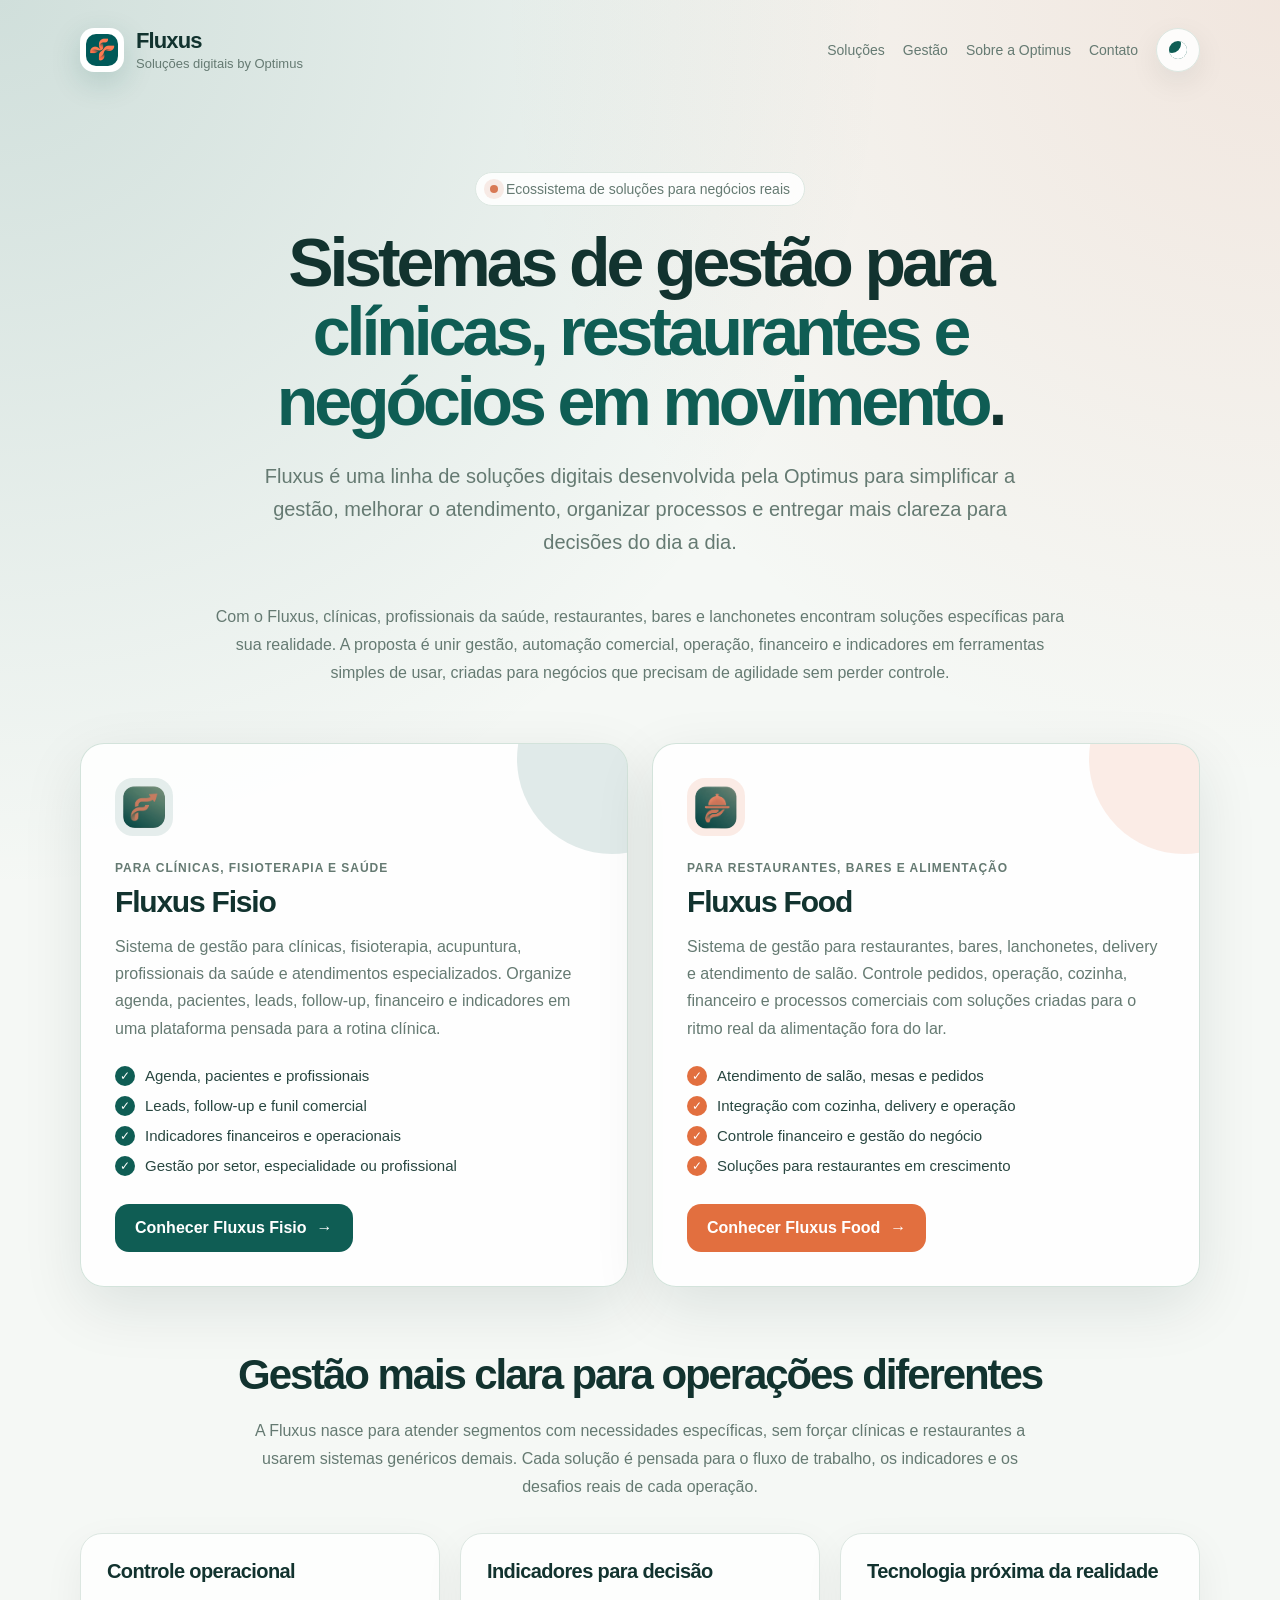
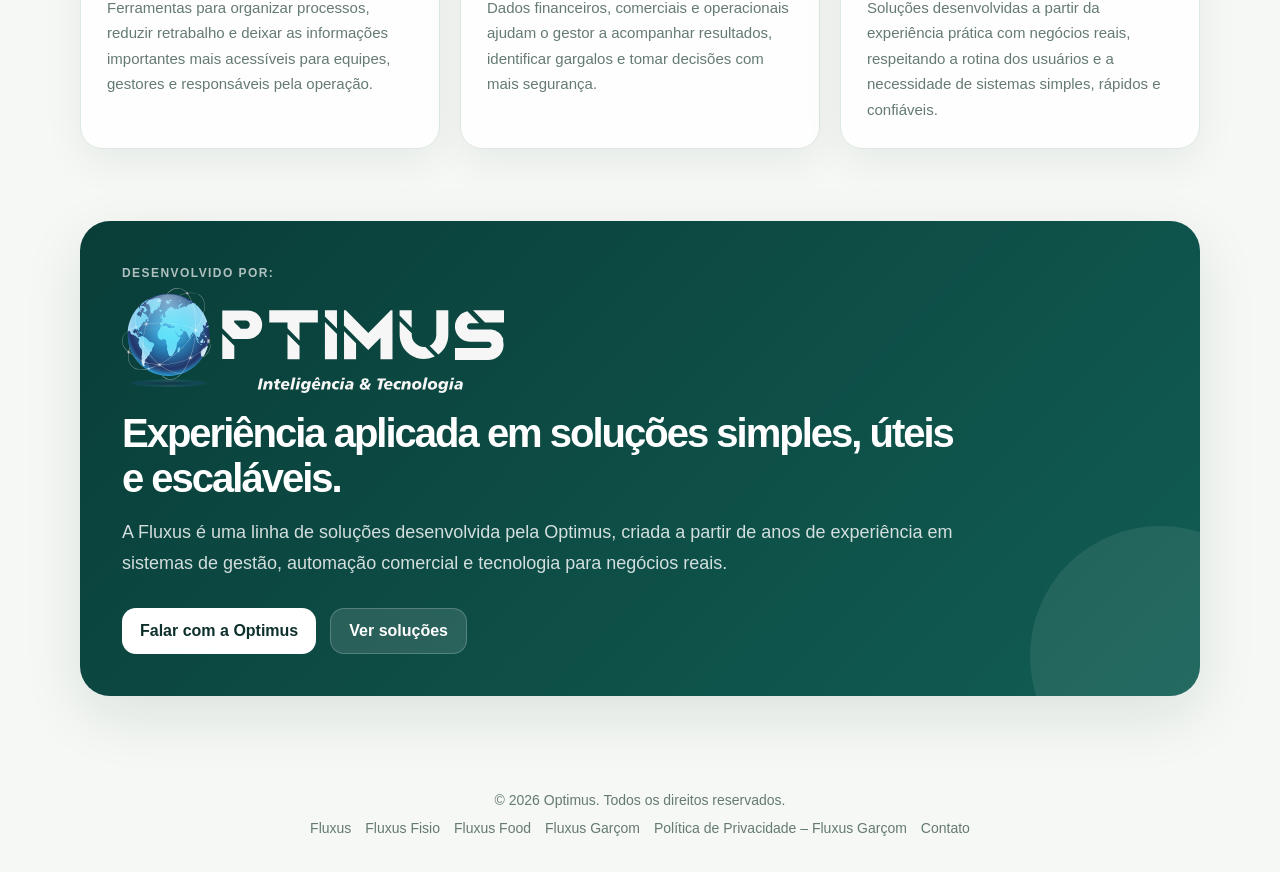
<file: index.html>
<!DOCTYPE html>
<html lang="pt-BR">

<head>
    <meta charset="UTF-8" />
    <meta name="viewport" content="width=device-width, initial-scale=1.0" />

    <!-- SEO básico -->
    <title>Fluxus | Sistemas de gestão para clínicas e restaurantes</title>

    <meta name="description"
        content="Fluxus é uma linha de soluções digitais da Optimus para gestão de clínicas, fisioterapia, restaurantes, bares, lanchonetes, atendimento, financeiro e operação." />

    <meta name="keywords"
        content="Fluxus, Optimus, sistema para clínica, sistema para fisioterapia, sistema para restaurante, gestão para clínicas, gestão para restaurantes, software para clínicas, software para restaurantes, automação comercial, sistema de gestão" />

    <meta name="author" content="Optimus" />
    <meta name="robots" content="index, follow, max-image-preview:large" />
    <meta name="googlebot" content="index, follow, max-image-preview:large" />

    <!-- URL canônica -->
    <link rel="canonical" href="https://www.usefluxus.com.br/" />

    <!-- Idioma/região -->
    <link rel="alternate" hreflang="pt-BR" href="https://www.usefluxus.com.br/" />
    <link rel="alternate" hreflang="x-default" href="https://www.usefluxus.com.br/" />

    <!-- Favicons -->
    <link rel="icon" href="/assets/favicon.ico" sizes="any" />
    <link rel="icon" type="image/png" sizes="32x32" href="/assets/favicon-32x32.png" />
    <link rel="icon" type="image/png" sizes="16x16" href="/assets/favicon-16x16.png" />
    <link rel="apple-touch-icon" sizes="180x180" href="/assets/apple-touch-icon.png" />

    <!-- Performance -->
    <meta name="theme-color" content="#0f5d54" />
    <meta name="color-scheme" content="light dark" />

    <!-- Open Graph / Facebook / WhatsApp / LinkedIn -->
    <meta property="og:type" content="website" />
    <meta property="og:locale" content="pt_BR" />
    <meta property="og:site_name" content="Fluxus" />
    <meta property="og:title" content="Fluxus | Sistemas de gestão para clínicas e restaurantes" />
    <meta property="og:description"
        content="Soluções digitais desenvolvidas pela Optimus para clínicas, fisioterapia, restaurantes e negócios que precisam de controle, agilidade e crescimento." />
    <meta property="og:url" content="https://www.usefluxus.com.br/" />
    <meta property="og:image" content="https://www.usefluxus.com.br/assets/fluxus-og.png" />
    <meta property="og:image:alt" content="Fluxus - soluções digitais para gestão de clínicas e restaurantes" />
    <meta property="og:image:width" content="1200" />
    <meta property="og:image:height" content="630" />

    <!-- Twitter/X Card -->
    <meta name="twitter:card" content="summary_large_image" />
    <meta name="twitter:title" content="Fluxus | Gestão para clínicas e restaurantes" />
    <meta name="twitter:description"
        content="Conheça o Fluxus Fisio e o Fluxus Food, soluções digitais da Optimus para gestão, operação, atendimento e controle." />
    <meta name="twitter:image" content="https://www.usefluxus.com.br/assets/fluxus-og.png" />

    <!-- Dados estruturados: Organization -->
    <script type="application/ld+json">
  {
    "@context": "https://schema.org",
    "@type": "Organization",
    "@id": "https://www.usefluxus.com.br/#organization",
    "name": "Optimus",
    "alternateName": "Optimus Tecnologia",
    "url": "https://www.usefluxus.com.br/",
    "logo": "https://www.usefluxus.com.br/assets/brand/fluxus.png",
    "description": "A Optimus desenvolve soluções digitais de gestão, automação comercial e tecnologia para negócios reais.",
    "brand": {
      "@type": "Brand",
      "name": "Fluxus",
      "url": "https://www.usefluxus.com.br/"
    },
    "sameAs": [
      "https://www.optimusinttec.com.br/"
    ],
    "contactPoint": [
      {
        "@type": "ContactPoint",
        "contactType": "Atendimento comercial",
        "email": "optimus.int.tec@gmail.com",
        "availableLanguage": ["pt-BR"]
      }
    ]
  }
  </script>

    <!-- Dados estruturados: WebSite -->
    <script type="application/ld+json">
  {
    "@context": "https://schema.org",
    "@type": "WebSite",
    "@id": "https://www.usefluxus.com.br/#website",
    "name": "Fluxus",
    "url": "https://www.usefluxus.com.br/",
    "publisher": {
      "@id": "https://www.usefluxus.com.br/#organization"
    },
    "inLanguage": "pt-BR",
    "description": "Fluxus é uma linha de soluções digitais para gestão de clínicas, fisioterapia, restaurantes e negócios de alimentação."
  }
  </script>

    <!-- Dados estruturados: WebPage -->
    <script type="application/ld+json">
  {
    "@context": "https://schema.org",
    "@type": "WebPage",
    "@id": "https://www.usefluxus.com.br/#webpage",
    "url": "https://www.usefluxus.com.br/",
    "name": "Fluxus | Sistemas de gestão para clínicas e restaurantes",
    "isPartOf": {
      "@id": "https://www.usefluxus.com.br/#website"
    },
    "about": {
      "@id": "https://www.usefluxus.com.br/#organization"
    },
    "primaryImageOfPage": {
      "@type": "ImageObject",
      "url": "https://www.usefluxus.com.br/assets/fluxus-og.png"
    },
    "description": "Página principal da Fluxus, linha de soluções digitais da Optimus para clínicas, fisioterapia, restaurantes, bares e lanchonetes.",
    "inLanguage": "pt-BR"
  }
  </script>

    <!-- Dados estruturados: Lista de soluções -->
    <script type="application/ld+json">
  {
    "@context": "https://schema.org",
    "@type": "ItemList",
    "@id": "https://www.usefluxus.com.br/#solutions",
    "name": "Soluções Fluxus",
    "description": "Soluções digitais da Fluxus para clínicas, profissionais da saúde, restaurantes e negócios de alimentação.",
    "itemListElement": [
      {
        "@type": "ListItem",
        "position": 1,
        "name": "Fluxus Fisio",
        "url": "https://www.fisio.usefluxus.com.br/",
        "image": "https://www.usefluxus.com.br/assets/products/fluxus-fisio.png",
        "description": "Sistema de gestão para clínicas, fisioterapia, acupuntura, profissionais da saúde, agenda, pacientes, leads e financeiro."
      },
      {
        "@type": "ListItem",
        "position": 2,
        "name": "Fluxus Food",
        "url": "https://www.usefluxus.com.br/fluxus-food/",
        "image": "https://www.usefluxus.com.br/assets/products/fluxus-food.png",
        "description": "Sistema de gestão para restaurantes, bares, lanchonetes, delivery, atendimento de salão, cozinha, pedidos e financeiro."
      }
    ]
  }
  </script>

    <!-- Dados estruturados: SoftwareApplication / Fluxus Fisio -->
    <script type="application/ld+json">
  {
    "@context": "https://schema.org",
    "@type": "SoftwareApplication",
    "@id": "https://www.fisio.usefluxus.com.br/#software",
    "name": "Fluxus Fisio",
    "applicationCategory": "BusinessApplication",
    "operatingSystem": "Web",
    "url": "https://www.fisio.usefluxus.com.br/",
    "image": "https://www.usefluxus.com.br/assets/products/fluxus-fisio.png",
    "description": "Software de gestão para clínicas, fisioterapia, acupuntura, profissionais da saúde, agenda, pacientes, leads, follow-up, financeiro e indicadores.",
    "publisher": {
      "@id": "https://www.usefluxus.com.br/#organization"
    },
    "offers": {
      "@type": "Offer",
      "category": "SaaS",
      "availability": "https://schema.org/OnlineOnly"
    }
  }
  </script>

    <!-- Dados estruturados: SoftwareApplication / Fluxus Food -->
    <script type="application/ld+json">
  {
    "@context": "https://schema.org",
    "@type": "SoftwareApplication",
    "@id": "https://www.usefluxus.com.br/fluxus-food/#software",
    "name": "Fluxus Food",
    "applicationCategory": "BusinessApplication",
    "operatingSystem": "Web",
    "url": "https://www.usefluxus.com.br/fluxus-food/",
    "image": "https://www.usefluxus.com.br/assets/products/fluxus-food.png",
    "description": "Software de gestão para restaurantes, bares, lanchonetes, delivery, atendimento de salão, pedidos, cozinha, operação e controle financeiro.",
    "publisher": {
      "@id": "https://www.usefluxus.com.br/#organization"
    },
    "offers": {
      "@type": "Offer",
      "category": "SaaS",
      "availability": "https://schema.org/OnlineOnly"
    }
  }
  </script>

    <!-- Dados estruturados: Breadcrumb -->
    <script type="application/ld+json">
  {
    "@context": "https://schema.org",
    "@type": "BreadcrumbList",
    "@id": "https://www.usefluxus.com.br/#breadcrumb",
    "itemListElement": [
      {
        "@type": "ListItem",
        "position": 1,
        "name": "Fluxus",
        "item": "https://www.usefluxus.com.br/"
      }
    ]
  }
  </script>

    <script>
        (function () {
            try {
                var savedTheme = localStorage.getItem("fluxus-theme");
                var prefersDark = window.matchMedia && window.matchMedia("(prefers-color-scheme: dark)").matches;
                var theme = savedTheme || (prefersDark ? "dark" : "light");

                document.documentElement.dataset.theme = theme;
                document.documentElement.style.colorScheme = theme;
            } catch (error) {
                document.documentElement.dataset.theme = "light";
            }
        })();
    </script>

    <link rel="stylesheet" href="assets/styles.css" />
</head>

<body>
    <a class="skip-link" href="#conteudo-principal">
        Ir para o conteúdo principal
    </a>

    <header class="page">
        <nav class="navbar" aria-label="Menu principal">
            <a href="https://www.usefluxus.com.br/" class="brand" aria-label="Página inicial Fluxus">
                <div class="brand-mark">
                    <img src="assets/brand/fluxus.png" alt="Fluxus" />
                </div>

                <div class="brand-text">
                    <strong>Fluxus</strong>
                    <span>Soluções digitais by Optimus</span>
                </div>
            </a>

            <div class="nav-actions">
                <div class="nav-links">
                    <a href="#solucoes">Soluções</a>
                    <a href="#gestao">Gestão</a>
                    <a href="#optimus">Sobre a Optimus</a>
                    <a href="#contato">Contato</a>
                </div>

                <button class="theme-toggle" type="button" aria-label="Alternar tema" aria-pressed="false"
                    data-theme-toggle>
                    <span class="theme-toggle-icon" aria-hidden="true"></span>
                </button>
            </div>
        </nav>
    </header>

    <main id="conteudo-principal">
        <section class="hero page fade-in" aria-labelledby="titulo-principal">
            <div class="badge">
                <span class="badge-dot" aria-hidden="true"></span>
                Ecossistema de soluções para negócios reais
            </div>

            <h1 id="titulo-principal">
                Sistemas de gestão para <span>clínicas, restaurantes e negócios em movimento</span>.
            </h1>

            <p>
                Fluxus é uma linha de soluções digitais desenvolvida pela Optimus para
                simplificar a gestão, melhorar o atendimento, organizar processos e
                entregar mais clareza para decisões do dia a dia.
            </p>
        </section>

        <section class="page seo-intro" aria-label="Resumo das soluções Fluxus">
            <p>
                Com o Fluxus, clínicas, profissionais da saúde, restaurantes, bares e
                lanchonetes encontram soluções específicas para sua realidade. A proposta
                é unir gestão, automação comercial, operação, financeiro e indicadores em
                ferramentas simples de usar, criadas para negócios que precisam de
                agilidade sem perder controle.
            </p>
        </section>

        <section id="solucoes" class="solutions page" aria-labelledby="titulo-solucoes">
            <h2 id="titulo-solucoes" class="visually-hidden">
                Soluções Fluxus para clínicas e restaurantes
            </h2>

            <article class="solution-card fisio fade-in" aria-labelledby="titulo-fisio">
                <div class="solution-icon">
                    <img src="assets/products/fluxus-fisio.png" alt="Fluxus Fisio" />
                </div>

                <small>Para clínicas, fisioterapia e saúde</small>

                <h2 id="titulo-fisio">Fluxus Fisio</h2>

                <p>
                    Sistema de gestão para clínicas, fisioterapia, acupuntura,
                    profissionais da saúde e atendimentos especializados. Organize
                    agenda, pacientes, leads, follow-up, financeiro e indicadores em uma
                    plataforma pensada para a rotina clínica.
                </p>

                <div class="features" aria-label="Recursos do Fluxus Fisio">
                    <div class="feature">
                        <span class="check" aria-hidden="true">✓</span>
                        Agenda, pacientes e profissionais
                    </div>

                    <div class="feature">
                        <span class="check" aria-hidden="true">✓</span>
                        Leads, follow-up e funil comercial
                    </div>

                    <div class="feature">
                        <span class="check" aria-hidden="true">✓</span>
                        Indicadores financeiros e operacionais
                    </div>

                    <div class="feature">
                        <span class="check" aria-hidden="true">✓</span>
                        Gestão por setor, especialidade ou profissional
                    </div>
                </div>

                <a class="button fisio-button" href="https://www.fisio.usefluxus.com.br/"
                    aria-label="Conhecer o Fluxus Fisio, sistema de gestão para clínicas">
                    Conhecer Fluxus Fisio
                    <span aria-hidden="true">→</span>
                </a>
            </article>

            <article class="solution-card food fade-in" aria-labelledby="titulo-food">
                <div class="solution-icon">
                    <img src="assets/products/fluxus-food.png" alt="Fluxus Food" />
                </div>

                <small>Para restaurantes, bares e alimentação</small>

                <h2 id="titulo-food">Fluxus Food</h2>

                <p>
                    Sistema de gestão para restaurantes, bares, lanchonetes, delivery e
                    atendimento de salão. Controle pedidos, operação, cozinha, financeiro e
                    processos comerciais com soluções criadas para o ritmo real da
                    alimentação fora do lar.
                </p>

                <div class="features" aria-label="Recursos do Fluxus Food">
                    <div class="feature">
                        <span class="check" aria-hidden="true">✓</span>
                        Atendimento de salão, mesas e pedidos
                    </div>

                    <div class="feature">
                        <span class="check" aria-hidden="true">✓</span>
                        Integração com cozinha, delivery e operação
                    </div>

                    <div class="feature">
                        <span class="check" aria-hidden="true">✓</span>
                        Controle financeiro e gestão do negócio
                    </div>

                    <div class="feature">
                        <span class="check" aria-hidden="true">✓</span>
                        Soluções para restaurantes em crescimento
                    </div>
                </div>

                <a class="button food-button" href="/fluxus-food/"
                    aria-label="Conhecer o Fluxus Food, sistema de gestão para restaurantes">
                    Conhecer Fluxus Food
                    <span aria-hidden="true">→</span>
                </a>
            </article>
        </section>

        <section id="gestao" class="content-section page" aria-labelledby="titulo-gestao">
            <h2 id="titulo-gestao" class="section-title">
                Gestão mais clara para operações diferentes
            </h2>

            <p class="section-lead">
                A Fluxus nasce para atender segmentos com necessidades específicas, sem
                forçar clínicas e restaurantes a usarem sistemas genéricos demais. Cada
                solução é pensada para o fluxo de trabalho, os indicadores e os desafios
                reais de cada operação.
            </p>

            <div class="content-grid">
                <article class="content-card fade-in">
                    <h3>Controle operacional</h3>
                    <p>
                        Ferramentas para organizar processos, reduzir retrabalho e deixar as
                        informações importantes mais acessíveis para equipes, gestores e
                        responsáveis pela operação.
                    </p>
                </article>

                <article class="content-card fade-in">
                    <h3>Indicadores para decisão</h3>
                    <p>
                        Dados financeiros, comerciais e operacionais ajudam o gestor a
                        acompanhar resultados, identificar gargalos e tomar decisões com
                        mais segurança.
                    </p>
                </article>

                <article class="content-card fade-in">
                    <h3>Tecnologia próxima da realidade</h3>
                    <p>
                        Soluções desenvolvidas a partir da experiência prática com negócios
                        reais, respeitando a rotina dos usuários e a necessidade de sistemas
                        simples, rápidos e confiáveis.
                    </p>
                </article>
            </div>
        </section>

        <section id="optimus" class="institutional page fade-in" aria-labelledby="titulo-optimus">
            <div class="institutional-content">
                <small>Desenvolvido por:</small>
                <div class="institutional-brand">
                    <a href="https://www.optimusinttec.com.br/" target="_blank" rel="noopener noreferrer">
                        <img src="assets/LogoCompleto.svg" alt="Optimus" />
                    </a>
                </div>

                <h2 id="titulo-optimus">
                    Experiência aplicada em soluções simples, úteis e escaláveis.
                </h2>

                <p>
                    A Fluxus é uma linha de soluções desenvolvida pela Optimus, criada a
                    partir de anos de experiência em sistemas de gestão, automação
                    comercial e tecnologia para negócios reais.
                </p>

                <div id="contato" class="contact-strip">
                    <a class="contact-button" href="mailto:optimus.int.tec@gmail.com"
                        aria-label="Entrar em contato com a Optimus por e-mail">
                        Falar com a Optimus
                    </a>

                    <a class="contact-button secondary" href="#solucoes" aria-label="Ver soluções Fluxus">
                        Ver soluções
                    </a>
                </div>
            </div>
        </section>
    </main>

    <footer class="page">
        <p>
            © <span id="year">2026</span> Optimus. Todos os direitos reservados.
        </p>

        <nav class="footer-links" aria-label="Links de rodapé">
            <a href="https://www.usefluxus.com.br/">Fluxus</a>
            <a href="https://www.fisio.usefluxus.com.br/">Fluxus Fisio</a>
            <a href="/fluxus-food/">Fluxus Food</a>
            <a href="/fluxus-garcom/">Fluxus Garçom</a>
            <a href="/politica-de-privacidade/fluxus-garcom/">Política de Privacidade – Fluxus Garçom</a>
            <a href="mailto:optimus.int.tec@gmail.com">Contato</a>
        </nav>
    </footer>

    <script>
        document.getElementById("year").textContent = new Date().getFullYear();

        const themeToggle = document.querySelector("[data-theme-toggle]");
        const themeColor = document.querySelector('meta[name="theme-color"]');
        const themeColors = {
            light: "#0f5d54",
            dark: "#071f1c"
        };

        function applyTheme(theme, shouldStore) {
            document.documentElement.dataset.theme = theme;
            document.documentElement.style.colorScheme = theme;

            if (themeColor) {
                themeColor.setAttribute("content", themeColors[theme]);
            }

            if (themeToggle) {
                themeToggle.setAttribute("aria-pressed", String(theme === "dark"));
            }

            if (shouldStore) {
                try {
                    localStorage.setItem("fluxus-theme", theme);
                } catch (error) {
                    return;
                }
            }
        }

        applyTheme(document.documentElement.dataset.theme || "light", false);

        if (themeToggle) {
            themeToggle.addEventListener("click", function () {
                const currentTheme = document.documentElement.dataset.theme === "dark" ? "dark" : "light";
                applyTheme(currentTheme === "dark" ? "light" : "dark", true);
            });
        }

        const observer = new IntersectionObserver(
            function (entries) {
                entries.forEach(function (entry) {
                    if (entry.isIntersecting) {
                        entry.target.classList.add("visible");
                    }
                });
            },
            {
                threshold: 0.15
            }
        );

        document.querySelectorAll(".fade-in").forEach(function (element) {
            observer.observe(element);
        });
    </script>
</body>

</html>
</file>
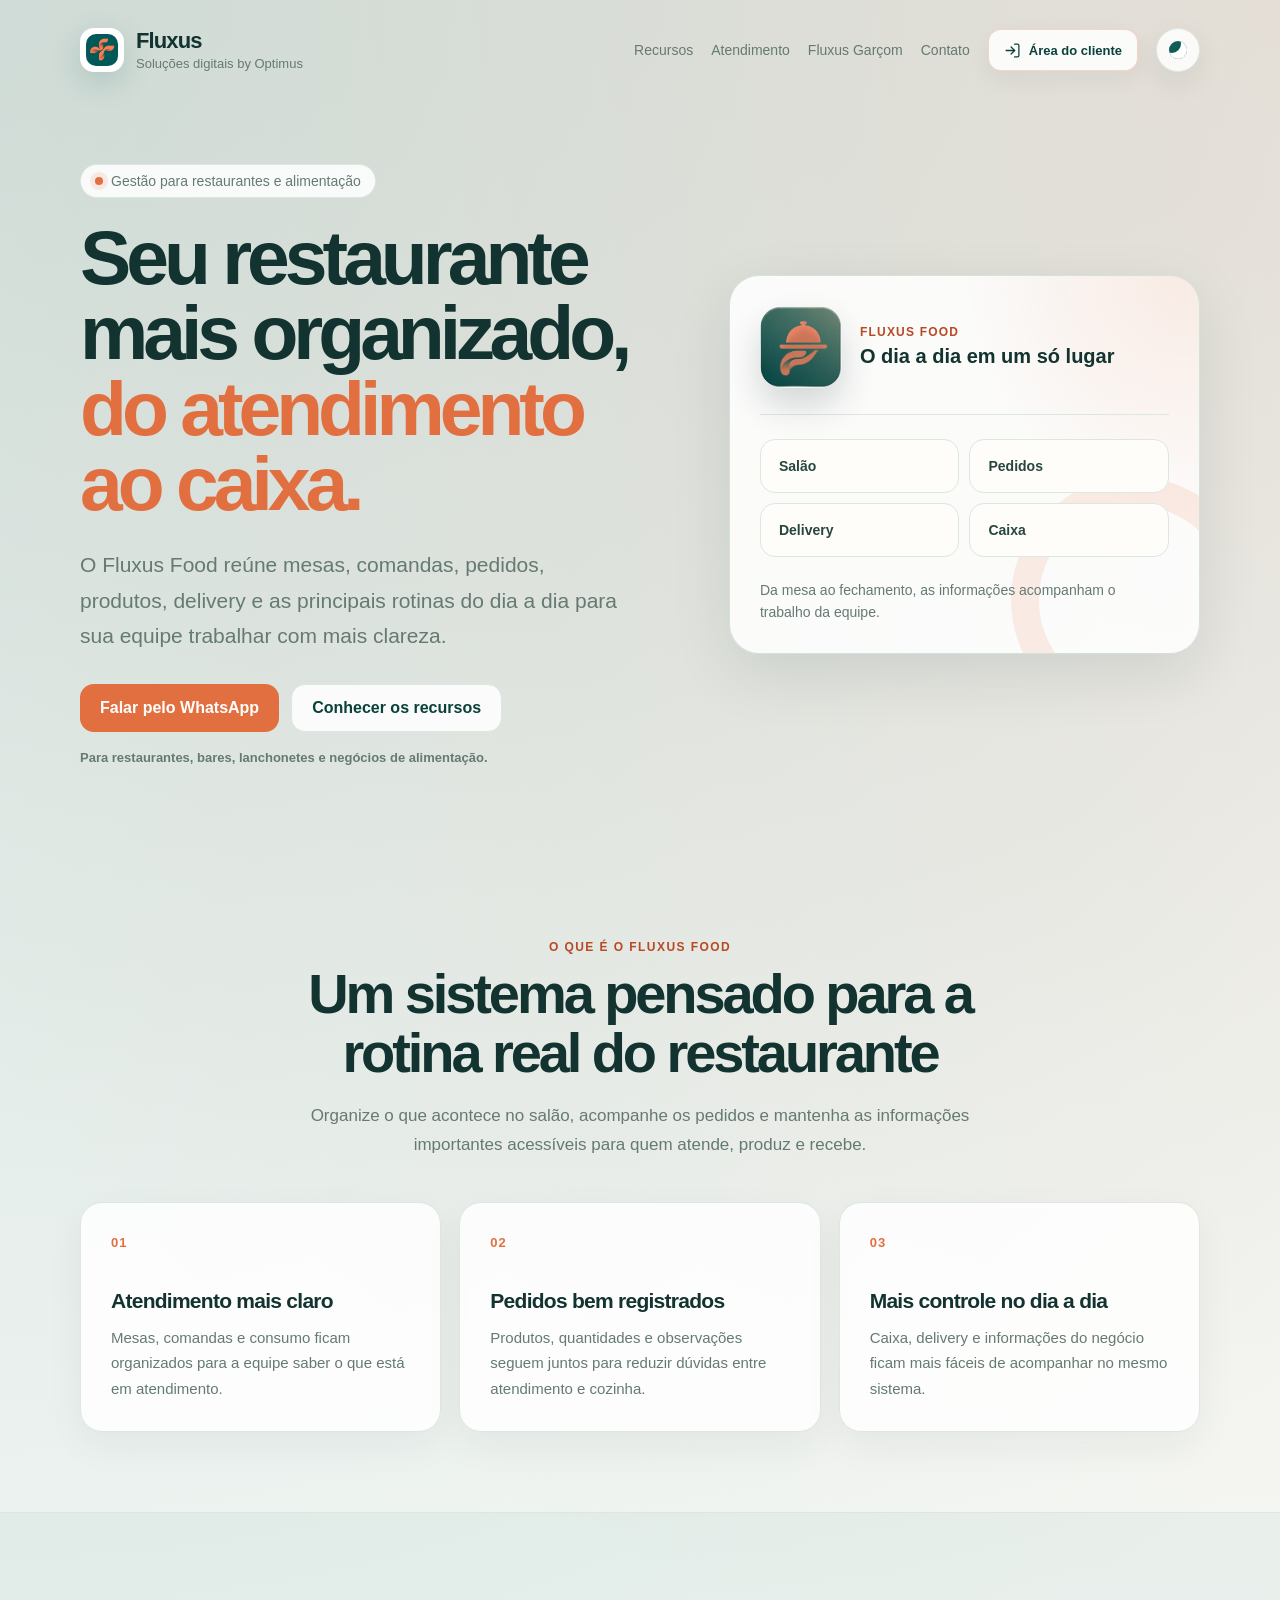
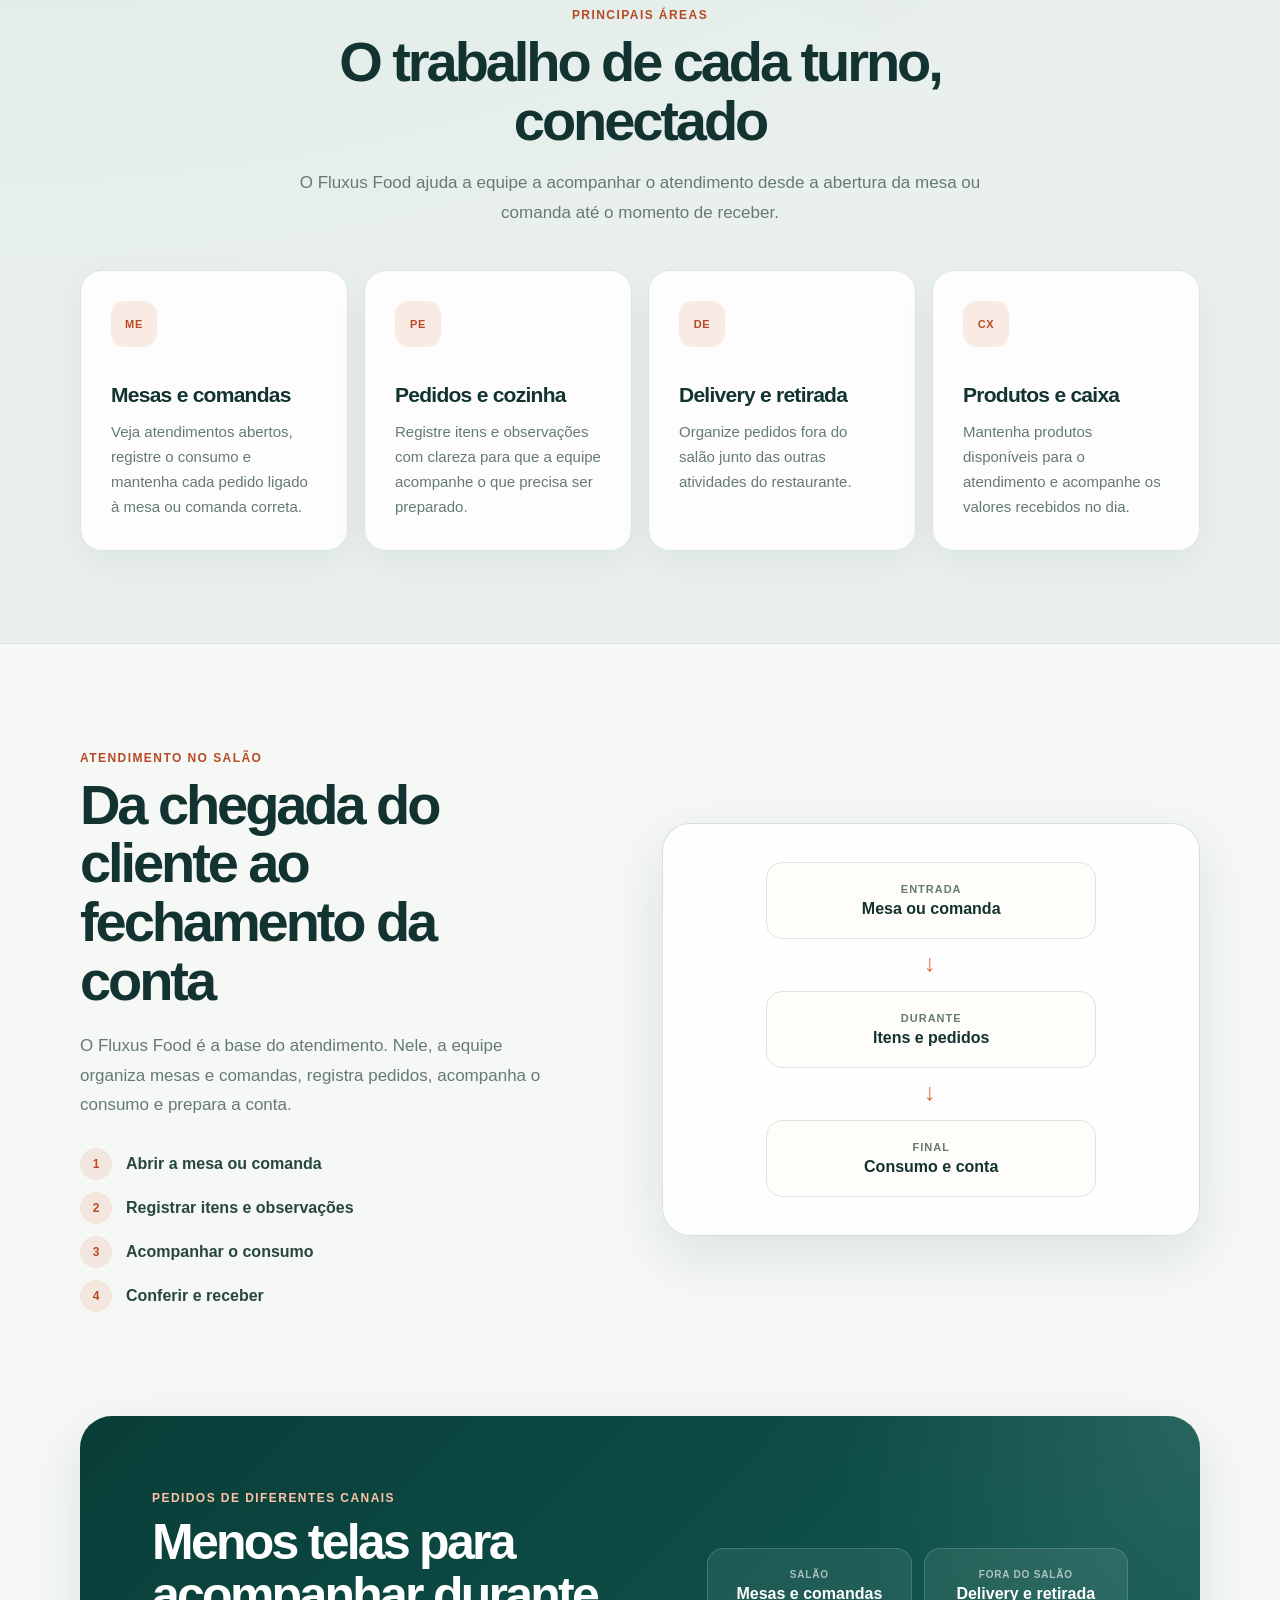
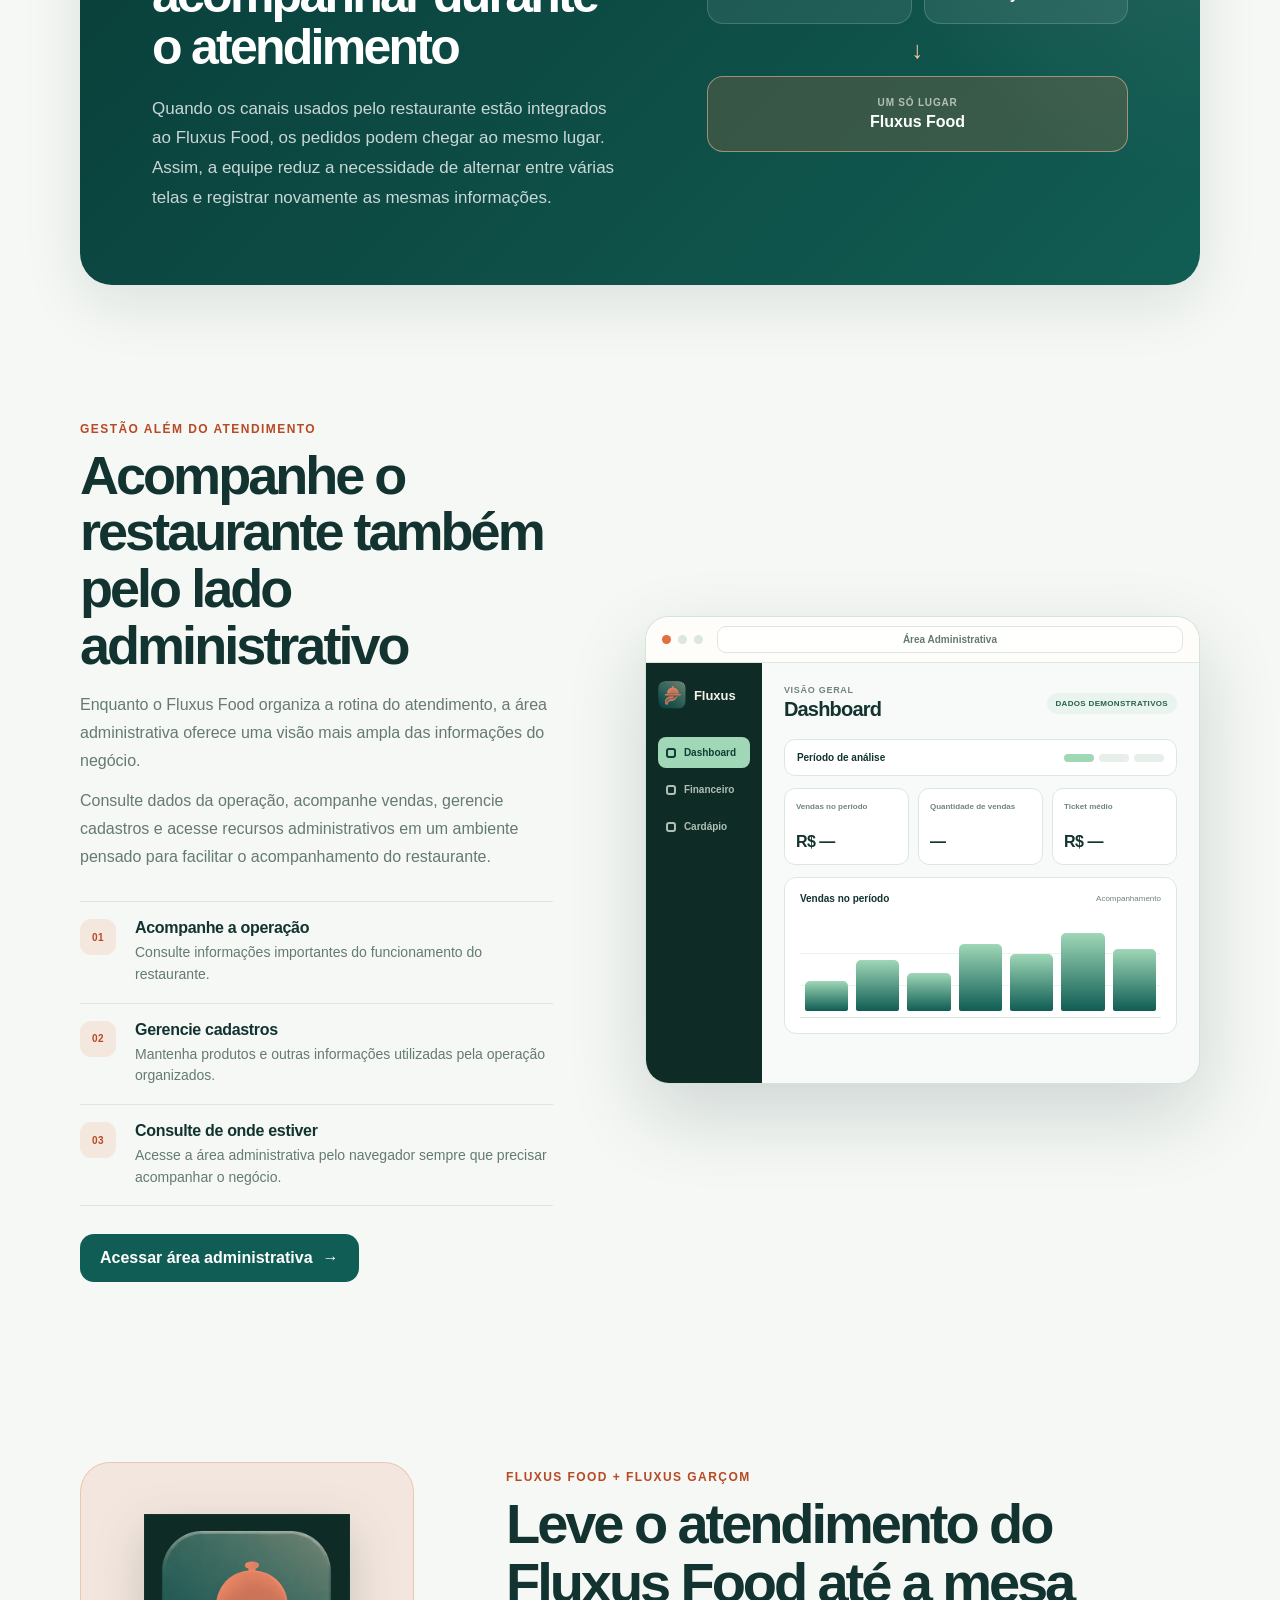
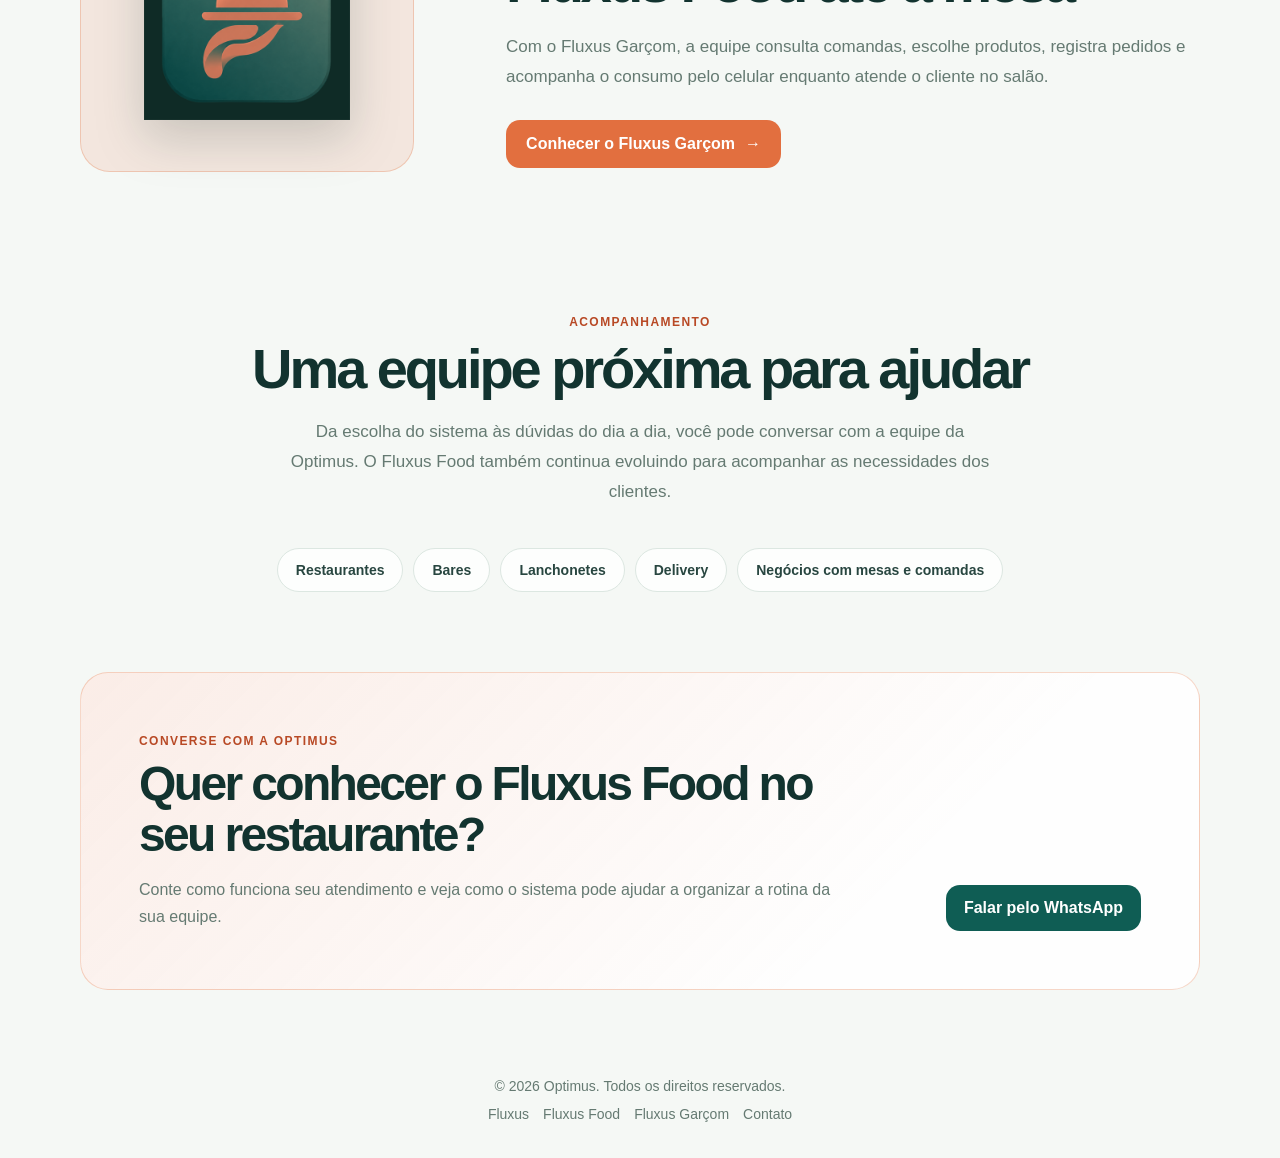
<file: fluxus-food/index.html>
<!DOCTYPE html>
<html lang="pt-BR">

<head>
    <meta charset="UTF-8" />
    <meta name="viewport" content="width=device-width, initial-scale=1.0" />

    <title>Fluxus Food | Gestão para restaurantes</title>
    <meta name="description"
        content="Organize mesas, comandas, pedidos, produtos, delivery e caixa com o Fluxus Food, sistema de gestão feito para o dia a dia de restaurantes." />
    <meta name="author" content="Optimus Inteligência e Tecnologia" />
    <meta name="robots" content="index, follow, max-image-preview:large" />
    <meta name="googlebot" content="index, follow, max-image-preview:large" />

    <link rel="canonical" href="https://www.usefluxus.com.br/fluxus-food/" />
    <link rel="alternate" hreflang="pt-BR" href="https://www.usefluxus.com.br/fluxus-food/" />
    <link rel="alternate" hreflang="x-default" href="https://www.usefluxus.com.br/fluxus-food/" />

    <link rel="icon" href="../assets/favicon.ico" sizes="any" />
    <link rel="icon" type="image/png" sizes="32x32" href="../assets/favicon-32x32.png" />
    <link rel="icon" type="image/png" sizes="16x16" href="../assets/favicon-16x16.png" />
    <link rel="apple-touch-icon" sizes="180x180" href="../assets/apple-touch-icon.png" />

    <meta name="theme-color" content="#0f5d54" />
    <meta name="color-scheme" content="light dark" />

    <meta property="og:type" content="website" />
    <meta property="og:locale" content="pt_BR" />
    <meta property="og:site_name" content="Fluxus" />
    <meta property="og:title" content="Fluxus Food | Gestão para restaurantes" />
    <meta property="og:description"
        content="Mesas, comandas, pedidos, produtos, delivery e caixa organizados para facilitar o dia a dia do seu restaurante." />
    <meta property="og:url" content="https://www.usefluxus.com.br/fluxus-food/" />
    <meta property="og:image" content="https://www.usefluxus.com.br/assets/products/fluxus-food.png" />
    <meta property="og:image:alt" content="Símbolo do Fluxus Food" />

    <meta name="twitter:card" content="summary" />
    <meta name="twitter:title" content="Fluxus Food | Gestão para restaurantes" />
    <meta name="twitter:description"
        content="Organize o atendimento, os pedidos e as principais rotinas do seu restaurante com o Fluxus Food." />
    <meta name="twitter:image" content="https://www.usefluxus.com.br/assets/products/fluxus-food.png" />

    <script type="application/ld+json">
    {
        "@context": "https://schema.org",
        "@type": "SoftwareApplication",
        "name": "Fluxus Food",
        "applicationCategory": "BusinessApplication",
        "url": "https://www.usefluxus.com.br/fluxus-food/",
        "image": "https://www.usefluxus.com.br/assets/products/fluxus-food.png",
        "description": "Sistema de gestão para organizar mesas, comandas, pedidos, produtos, delivery e caixa em restaurantes, bares e lanchonetes.",
        "publisher": {
            "@type": "Organization",
            "name": "Optimus Inteligência e Tecnologia",
            "url": "https://www.optimusinttec.com.br/"
        },
        "isRelatedTo": {
            "@type": "SoftwareApplication",
            "name": "Fluxus Garçom",
            "url": "https://www.usefluxus.com.br/fluxus-garcom/"
        }
    }
    </script>

    <script type="application/ld+json">
    {
        "@context": "https://schema.org",
        "@type": "BreadcrumbList",
        "itemListElement": [
            {
                "@type": "ListItem",
                "position": 1,
                "name": "Fluxus",
                "item": "https://www.usefluxus.com.br/"
            },
            {
                "@type": "ListItem",
                "position": 2,
                "name": "Fluxus Food",
                "item": "https://www.usefluxus.com.br/fluxus-food/"
            }
        ]
    }
    </script>

    <script>
        (function () {
            try {
                var savedTheme = localStorage.getItem("fluxus-theme");
                var prefersDark = window.matchMedia && window.matchMedia("(prefers-color-scheme: dark)").matches;
                var theme = savedTheme || (prefersDark ? "dark" : "light");

                document.documentElement.dataset.theme = theme;
                document.documentElement.style.colorScheme = theme;
            } catch (error) {
                document.documentElement.dataset.theme = "light";
            }
        })();
    </script>

    <link rel="stylesheet" href="../assets/styles.css" />
    <link rel="stylesheet" href="../assets/fluxus-food.css" />
</head>

<body>
    <a class="skip-link" href="#conteudo-principal">Ir para o conteúdo principal</a>

    <header class="page food-header">
        <nav class="navbar" aria-label="Menu principal">
            <a href="../" class="brand" aria-label="Página inicial Fluxus">
                <div class="brand-mark">
                    <img src="../assets/brand/fluxus.png" alt="" />
                </div>

                <div class="brand-text">
                    <strong>Fluxus</strong>
                    <span>Soluções digitais by Optimus</span>
                </div>
            </a>

            <div class="nav-actions">
                <div class="nav-links">
                    <a href="#recursos">Recursos</a>
                    <a href="#salao">Atendimento</a>
                    <a href="#fluxus-garcom">Fluxus Garçom</a>
                    <a href="#contato">Contato</a>
                </div>

                <a class="food-client-area-link" href="https://www.food.usefluxus.com.br/"
                    target="_blank" rel="noopener noreferrer"
                    aria-label="Acessar Área do cliente do Fluxus Food em uma nova aba">
                    <svg viewBox="0 0 24 24" aria-hidden="true">
                        <path d="M15 3h4a2 2 0 0 1 2 2v14a2 2 0 0 1-2 2h-4" />
                        <path d="m10 17 5-5-5-5" />
                        <path d="M15 12H3" />
                    </svg>
                    <span>Área do cliente</span>
                </a>

                <button class="theme-toggle" type="button" aria-label="Ativar tema escuro" aria-pressed="false"
                    data-theme-toggle>
                    <span class="theme-toggle-icon" aria-hidden="true"></span>
                </button>
            </div>
        </nav>
    </header>

    <main id="conteudo-principal">
        <section class="food-hero page" aria-labelledby="titulo-principal">
            <div class="food-hero-copy fade-in">
                <div class="badge">
                    <span class="badge-dot" aria-hidden="true"></span>
                    Gestão para restaurantes e alimentação
                </div>

                <h1 id="titulo-principal">
                    Seu restaurante mais organizado, <span>do atendimento ao caixa.</span>
                </h1>

                <p class="food-hero-lead">
                    O Fluxus Food reúne mesas, comandas, pedidos, produtos, delivery e as principais rotinas do dia a dia para sua equipe trabalhar com mais clareza.
                </p>

                <div class="food-hero-actions">
                    <a class="button food-button"
                        href="https://wa.me/5535998023692?text=Ol%C3%A1%2C%20estou%20interessado%20em%20saber%20mais%20sobre%20o%20Fluxus%20Food.%20Pode%20me%20ajudar%3F"
                        target="_blank" rel="noopener noreferrer">Falar pelo WhatsApp</a>
                    <a class="button food-outline-button" href="#recursos">Conhecer os recursos</a>
                </div>

                <p class="food-hero-note">Para restaurantes, bares, lanchonetes e negócios de alimentação.</p>
            </div>

            <div class="food-overview fade-in" aria-label="Principais áreas organizadas pelo Fluxus Food">
                <div class="food-overview-brand">
                    <img src="../assets/products/fluxus-food.png" alt="Símbolo do Fluxus Food" width="796" height="815"
                        fetchpriority="high" decoding="async" />
                    <div>
                        <small>Fluxus Food</small>
                        <strong>O dia a dia em um só lugar</strong>
                    </div>
                </div>
                <div class="food-overview-grid">
                    <span>Salão</span>
                    <span>Pedidos</span>
                    <span>Delivery</span>
                    <span>Caixa</span>
                </div>
                <p>Da mesa ao fechamento, as informações acompanham o trabalho da equipe.</p>
            </div>
        </section>

        <section class="food-intro page" aria-labelledby="titulo-introducao">
            <div class="food-section-heading fade-in">
                <span class="food-eyebrow">O que é o Fluxus Food</span>
                <h2 id="titulo-introducao">Um sistema pensado para a rotina real do restaurante</h2>
                <p>Organize o que acontece no salão, acompanhe os pedidos e mantenha as informações importantes acessíveis para quem atende, produz e recebe.</p>
            </div>

            <div class="food-promise-grid">
                <article class="food-promise-card fade-in">
                    <span>01</span>
                    <h3>Atendimento mais claro</h3>
                    <p>Mesas, comandas e consumo ficam organizados para a equipe saber o que está em atendimento.</p>
                </article>
                <article class="food-promise-card fade-in">
                    <span>02</span>
                    <h3>Pedidos bem registrados</h3>
                    <p>Produtos, quantidades e observações seguem juntos para reduzir dúvidas entre atendimento e cozinha.</p>
                </article>
                <article class="food-promise-card fade-in">
                    <span>03</span>
                    <h3>Mais controle no dia a dia</h3>
                    <p>Caixa, delivery e informações do negócio ficam mais fáceis de acompanhar no mesmo sistema.</p>
                </article>
            </div>
        </section>

        <section id="recursos" class="food-resources" aria-labelledby="titulo-recursos">
            <div class="page">
                <div class="food-section-heading fade-in">
                    <span class="food-eyebrow">Principais áreas</span>
                    <h2 id="titulo-recursos">O trabalho de cada turno, conectado</h2>
                    <p>O Fluxus Food ajuda a equipe a acompanhar o atendimento desde a abertura da mesa ou comanda até o momento de receber.</p>
                </div>

                <div class="food-resource-grid">
                    <article class="food-resource-card fade-in">
                        <span class="food-resource-icon" aria-hidden="true">ME</span>
                        <h3>Mesas e comandas</h3>
                        <p>Veja atendimentos abertos, registre o consumo e mantenha cada pedido ligado à mesa ou comanda correta.</p>
                    </article>
                    <article class="food-resource-card fade-in">
                        <span class="food-resource-icon" aria-hidden="true">PE</span>
                        <h3>Pedidos e cozinha</h3>
                        <p>Registre itens e observações com clareza para que a equipe acompanhe o que precisa ser preparado.</p>
                    </article>
                    <article class="food-resource-card fade-in">
                        <span class="food-resource-icon" aria-hidden="true">DE</span>
                        <h3>Delivery e retirada</h3>
                        <p>Organize pedidos fora do salão junto das outras atividades do restaurante.</p>
                    </article>
                    <article class="food-resource-card fade-in">
                        <span class="food-resource-icon" aria-hidden="true">CX</span>
                        <h3>Produtos e caixa</h3>
                        <p>Mantenha produtos disponíveis para o atendimento e acompanhe os valores recebidos no dia.</p>
                    </article>
                </div>
            </div>
        </section>

        <section id="salao" class="food-salon page" aria-labelledby="titulo-salao">
            <div class="food-salon-copy fade-in">
                <span class="food-eyebrow">Atendimento no salão</span>
                <h2 id="titulo-salao">Da chegada do cliente ao fechamento da conta</h2>
                <p>O Fluxus Food é a base do atendimento. Nele, a equipe organiza mesas e comandas, registra pedidos, acompanha o consumo e prepara a conta.</p>
                <ul>
                    <li><span>1</span>Abrir a mesa ou comanda</li>
                    <li><span>2</span>Registrar itens e observações</li>
                    <li><span>3</span>Acompanhar o consumo</li>
                    <li><span>4</span>Conferir e receber</li>
                </ul>
            </div>

            <div class="food-salon-summary fade-in" aria-label="Resumo do atendimento no salão">
                <div><small>Entrada</small><strong>Mesa ou comanda</strong></div>
                <span aria-hidden="true">→</span>
                <div><small>Durante</small><strong>Itens e pedidos</strong></div>
                <span aria-hidden="true">→</span>
                <div><small>Final</small><strong>Consumo e conta</strong></div>
            </div>
        </section>

        <section class="food-channels page fade-in" aria-labelledby="titulo-canais">
            <div class="food-channels-copy">
                <span>Pedidos de diferentes canais</span>
                <h2 id="titulo-canais">Menos telas para acompanhar durante o atendimento</h2>
                <p>Quando os canais usados pelo restaurante estão integrados ao Fluxus Food, os pedidos podem chegar ao mesmo lugar. Assim, a equipe reduz a necessidade de alternar entre várias telas e registrar novamente as mesmas informações.</p>
            </div>

            <div class="food-channel-diagram" aria-label="Pedidos de diferentes canais reunidos no Fluxus Food">
                <div><small>Salão</small><strong>Mesas e comandas</strong></div>
                <div><small>Fora do salão</small><strong>Delivery e retirada</strong></div>
                <span aria-hidden="true">↓</span>
                <div class="food-channel-destination"><small>Um só lugar</small><strong>Fluxus Food</strong></div>
            </div>
        </section>

        <section id="area-administrativa" class="food-admin page" aria-labelledby="titulo-area-administrativa">
            <div class="food-admin-copy fade-in">
                <span class="food-eyebrow">Gestão além do atendimento</span>
                <h2 id="titulo-area-administrativa">Acompanhe o restaurante também pelo lado administrativo</h2>
                <p>
                    Enquanto o Fluxus Food organiza a rotina do atendimento, a área administrativa oferece uma visão mais ampla das informações do negócio.
                </p>
                <p>
                    Consulte dados da operação, acompanhe vendas, gerencie cadastros e acesse recursos administrativos em um ambiente pensado para facilitar o acompanhamento do restaurante.
                </p>

                <ul class="food-admin-benefits">
                    <li>
                        <span class="food-admin-benefit-icon" aria-hidden="true">01</span>
                        <div>
                            <strong>Acompanhe a operação</strong>
                            <p>Consulte informações importantes do funcionamento do restaurante.</p>
                        </div>
                    </li>
                    <li>
                        <span class="food-admin-benefit-icon" aria-hidden="true">02</span>
                        <div>
                            <strong>Gerencie cadastros</strong>
                            <p>Mantenha produtos e outras informações utilizadas pela operação organizados.</p>
                        </div>
                    </li>
                    <li>
                        <span class="food-admin-benefit-icon" aria-hidden="true">03</span>
                        <div>
                            <strong>Consulte de onde estiver</strong>
                            <p>Acesse a área administrativa pelo navegador sempre que precisar acompanhar o negócio.</p>
                        </div>
                    </li>
                </ul>

                <a class="button food-admin-button" href="https://www.food.usefluxus.com.br/"
                    target="_blank" rel="noopener noreferrer">
                    Acessar área administrativa <span aria-hidden="true">→</span>
                </a>
            </div>

            <div class="food-admin-preview fade-in" role="img"
                aria-label="Representação demonstrativa da Área Administrativa do Fluxus Food com indicadores de vendas, quantidade de vendas e ticket médio">
                <div class="food-admin-browser-bar" aria-hidden="true">
                    <span></span><span></span><span></span>
                    <div>Área Administrativa</div>
                </div>

                <div class="food-admin-dashboard" aria-hidden="true">
                    <aside class="food-admin-sidebar">
                        <div class="food-admin-mini-brand">
                            <img src="../assets/products/fluxus-food.png" alt="" width="796" height="815" />
                            <span>Fluxus</span>
                        </div>
                        <div class="food-admin-nav-item active"><i></i>Dashboard</div>
                        <div class="food-admin-nav-item"><i></i>Financeiro</div>
                        <div class="food-admin-nav-item"><i></i>Cardápio</div>
                    </aside>

                    <div class="food-admin-screen">
                        <div class="food-admin-screen-heading">
                            <div>
                                <small>Visão geral</small>
                                <strong>Dashboard</strong>
                            </div>
                            <span>Dados demonstrativos</span>
                        </div>

                        <div class="food-admin-period">
                            <span>Período de análise</span>
                            <div><i></i><i></i><i></i></div>
                        </div>

                        <div class="food-admin-metrics">
                            <div><small>Vendas no período</small><strong>R$ —</strong></div>
                            <div><small>Quantidade de vendas</small><strong>—</strong></div>
                            <div><small>Ticket médio</small><strong>R$ —</strong></div>
                        </div>

                        <div class="food-admin-chart">
                            <div class="food-admin-chart-heading">
                                <strong>Vendas no período</strong>
                                <span>Acompanhamento</span>
                            </div>
                            <div class="food-admin-bars">
                                <i style="--bar-height: 34%"></i>
                                <i style="--bar-height: 58%"></i>
                                <i style="--bar-height: 43%"></i>
                                <i style="--bar-height: 76%"></i>
                                <i style="--bar-height: 64%"></i>
                                <i style="--bar-height: 88%"></i>
                                <i style="--bar-height: 70%"></i>
                            </div>
                        </div>
                    </div>
                </div>
            </div>
        </section>

        <section id="fluxus-garcom" class="food-waiter page" aria-labelledby="titulo-garcom">
            <div class="food-waiter-icon fade-in">
                <img src="../assets/products/fluxus-garcom.png" alt="Símbolo do Fluxus Garçom" width="512" height="512" loading="lazy" decoding="async" />
            </div>
            <div class="food-waiter-copy fade-in">
                <span class="food-eyebrow">Fluxus Food + Fluxus Garçom</span>
                <h2 id="titulo-garcom">Leve o atendimento do Fluxus Food até a mesa</h2>
                <p>Com o Fluxus Garçom, a equipe consulta comandas, escolhe produtos, registra pedidos e acompanha o consumo pelo celular enquanto atende o cliente no salão.</p>
                <a class="button food-button" href="/fluxus-garcom/">Conhecer o Fluxus Garçom <span aria-hidden="true">→</span></a>
            </div>
        </section>

        <section class="food-support page" aria-labelledby="titulo-suporte">
            <div class="food-section-heading fade-in">
                <span class="food-eyebrow">Acompanhamento</span>
                <h2 id="titulo-suporte">Uma equipe próxima para ajudar</h2>
                <p>Da escolha do sistema às dúvidas do dia a dia, você pode conversar com a equipe da Optimus. O Fluxus Food também continua evoluindo para acompanhar as necessidades dos clientes.</p>
            </div>

            <ul class="food-audience fade-in" aria-label="Estabelecimentos atendidos pelo Fluxus Food">
                <li>Restaurantes</li>
                <li>Bares</li>
                <li>Lanchonetes</li>
                <li>Delivery</li>
                <li>Negócios com mesas e comandas</li>
            </ul>
        </section>

        <section id="contato" class="food-cta page fade-in" aria-labelledby="titulo-contato">
            <div>
                <span>Converse com a Optimus</span>
                <h2 id="titulo-contato">Quer conhecer o Fluxus Food no seu restaurante?</h2>
                <p>Conte como funciona seu atendimento e veja como o sistema pode ajudar a organizar a rotina da sua equipe.</p>
            </div>
            <a class="contact-button"
                href="https://wa.me/5535998023692?text=Ol%C3%A1%2C%20estou%20interessado%20em%20saber%20mais%20sobre%20o%20Fluxus%20Food.%20Pode%20me%20ajudar%3F"
                target="_blank" rel="noopener noreferrer">Falar pelo WhatsApp</a>
        </section>
    </main>

    <footer class="page">
        <p>© <span id="year">2026</span> Optimus. Todos os direitos reservados.</p>

        <nav class="footer-links" aria-label="Links de rodapé">
            <a href="../">Fluxus</a>
            <a href="./" aria-current="page">Fluxus Food</a>
            <a href="/fluxus-garcom/">Fluxus Garçom</a>
            <a href="mailto:optimus.int.tec@gmail.com">Contato</a>
        </nav>
    </footer>

    <script>
        document.getElementById("year").textContent = new Date().getFullYear();

        const themeToggle = document.querySelector("[data-theme-toggle]");
        const themeColor = document.querySelector('meta[name="theme-color"]');
        const themeColors = { light: "#0f5d54", dark: "#071f1c" };

        function applyTheme(theme, shouldStore) {
            const isDark = theme === "dark";
            document.documentElement.dataset.theme = theme;
            document.documentElement.style.colorScheme = theme;
            themeToggle.setAttribute("aria-pressed", String(isDark));
            themeToggle.setAttribute("aria-label", isDark ? "Ativar tema claro" : "Ativar tema escuro");
            themeColor.setAttribute("content", themeColors[theme]);

            if (shouldStore) {
                try {
                    localStorage.setItem("fluxus-theme", theme);
                } catch (error) {
                    // A preferência visual é opcional.
                }
            }
        }

        applyTheme(document.documentElement.dataset.theme || "light", false);
        themeToggle.addEventListener("click", function () {
            const currentTheme = document.documentElement.dataset.theme === "dark" ? "dark" : "light";
            applyTheme(currentTheme === "dark" ? "light" : "dark", true);
        });

        if ("IntersectionObserver" in window) {
            const observer = new IntersectionObserver(function (entries) {
                entries.forEach(function (entry) {
                    if (entry.isIntersecting) {
                        entry.target.classList.add("visible");
                        observer.unobserve(entry.target);
                    }
                });
            }, { threshold: 0.12 });

            document.querySelectorAll(".fade-in").forEach(function (element) {
                observer.observe(element);
            });
        } else {
            document.querySelectorAll(".fade-in").forEach(function (element) {
                element.classList.add("visible");
            });
        }
    </script>
</body>

</html>
</file>
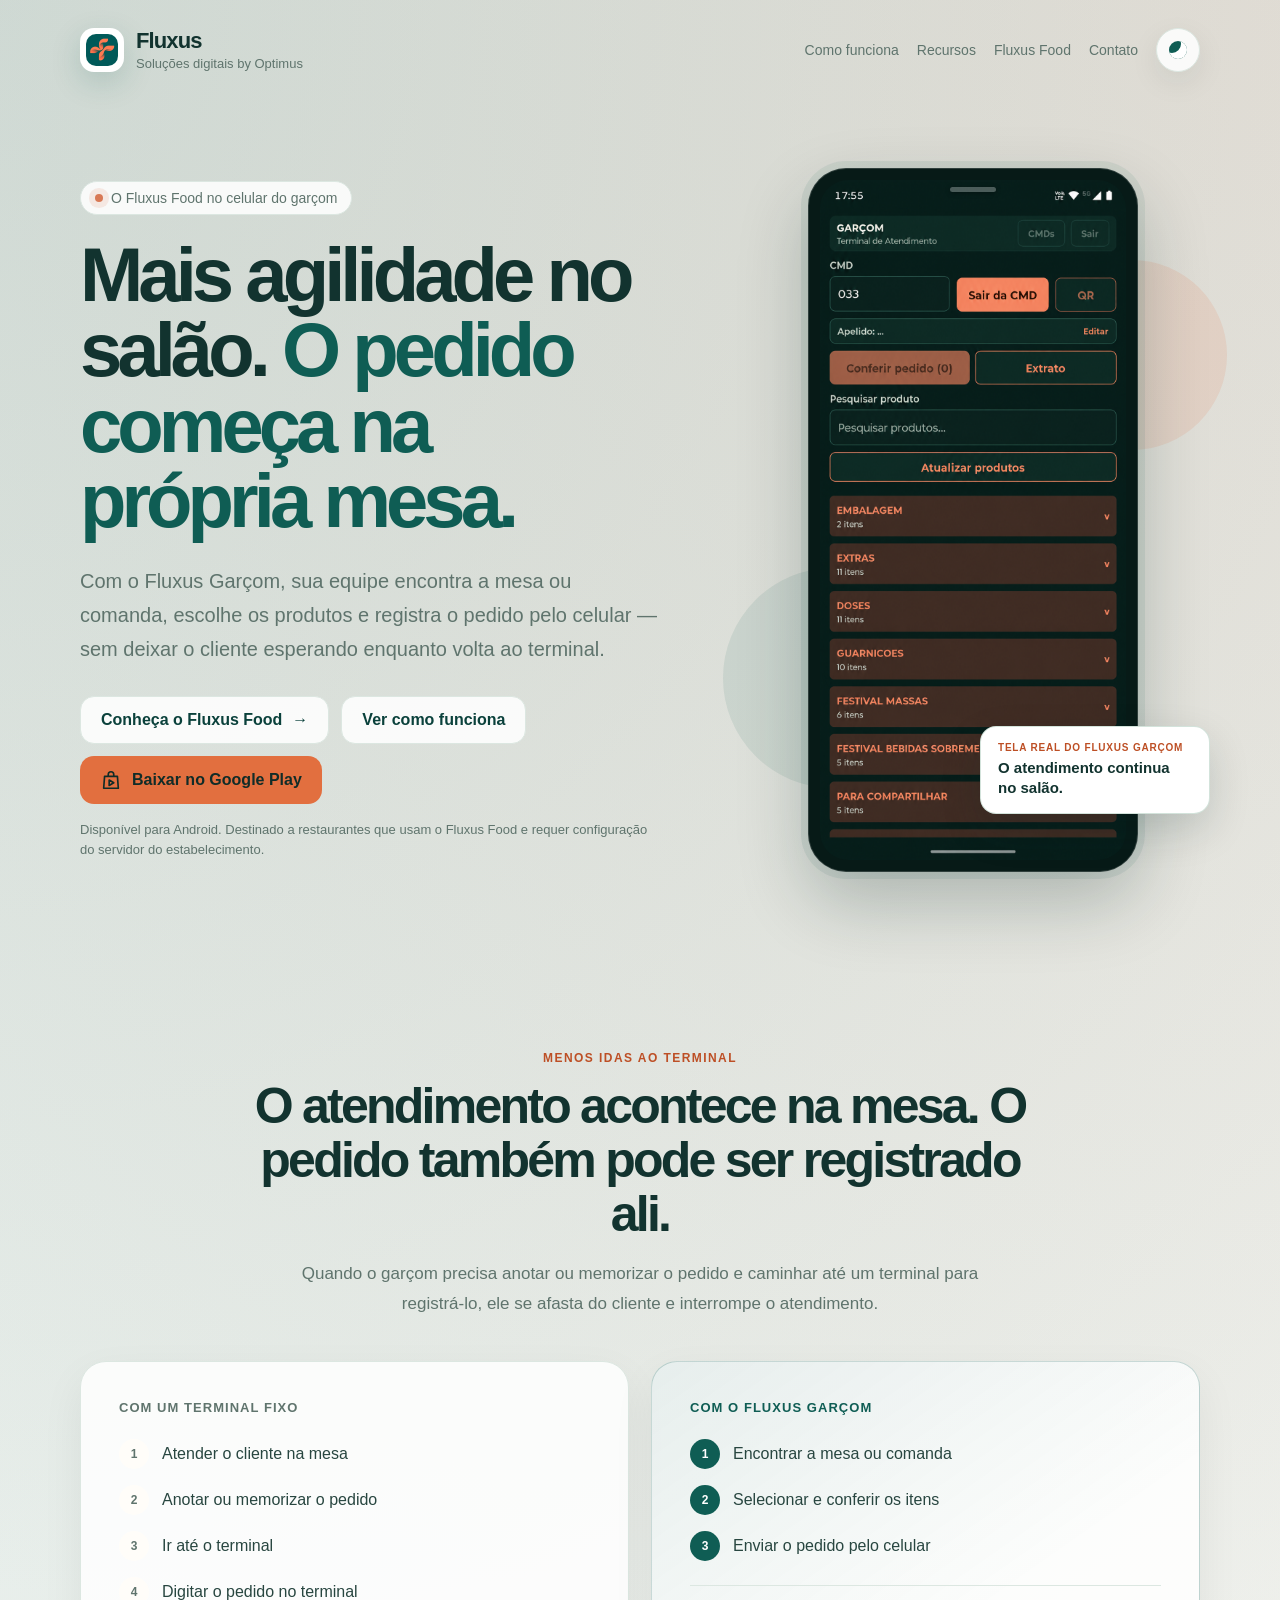
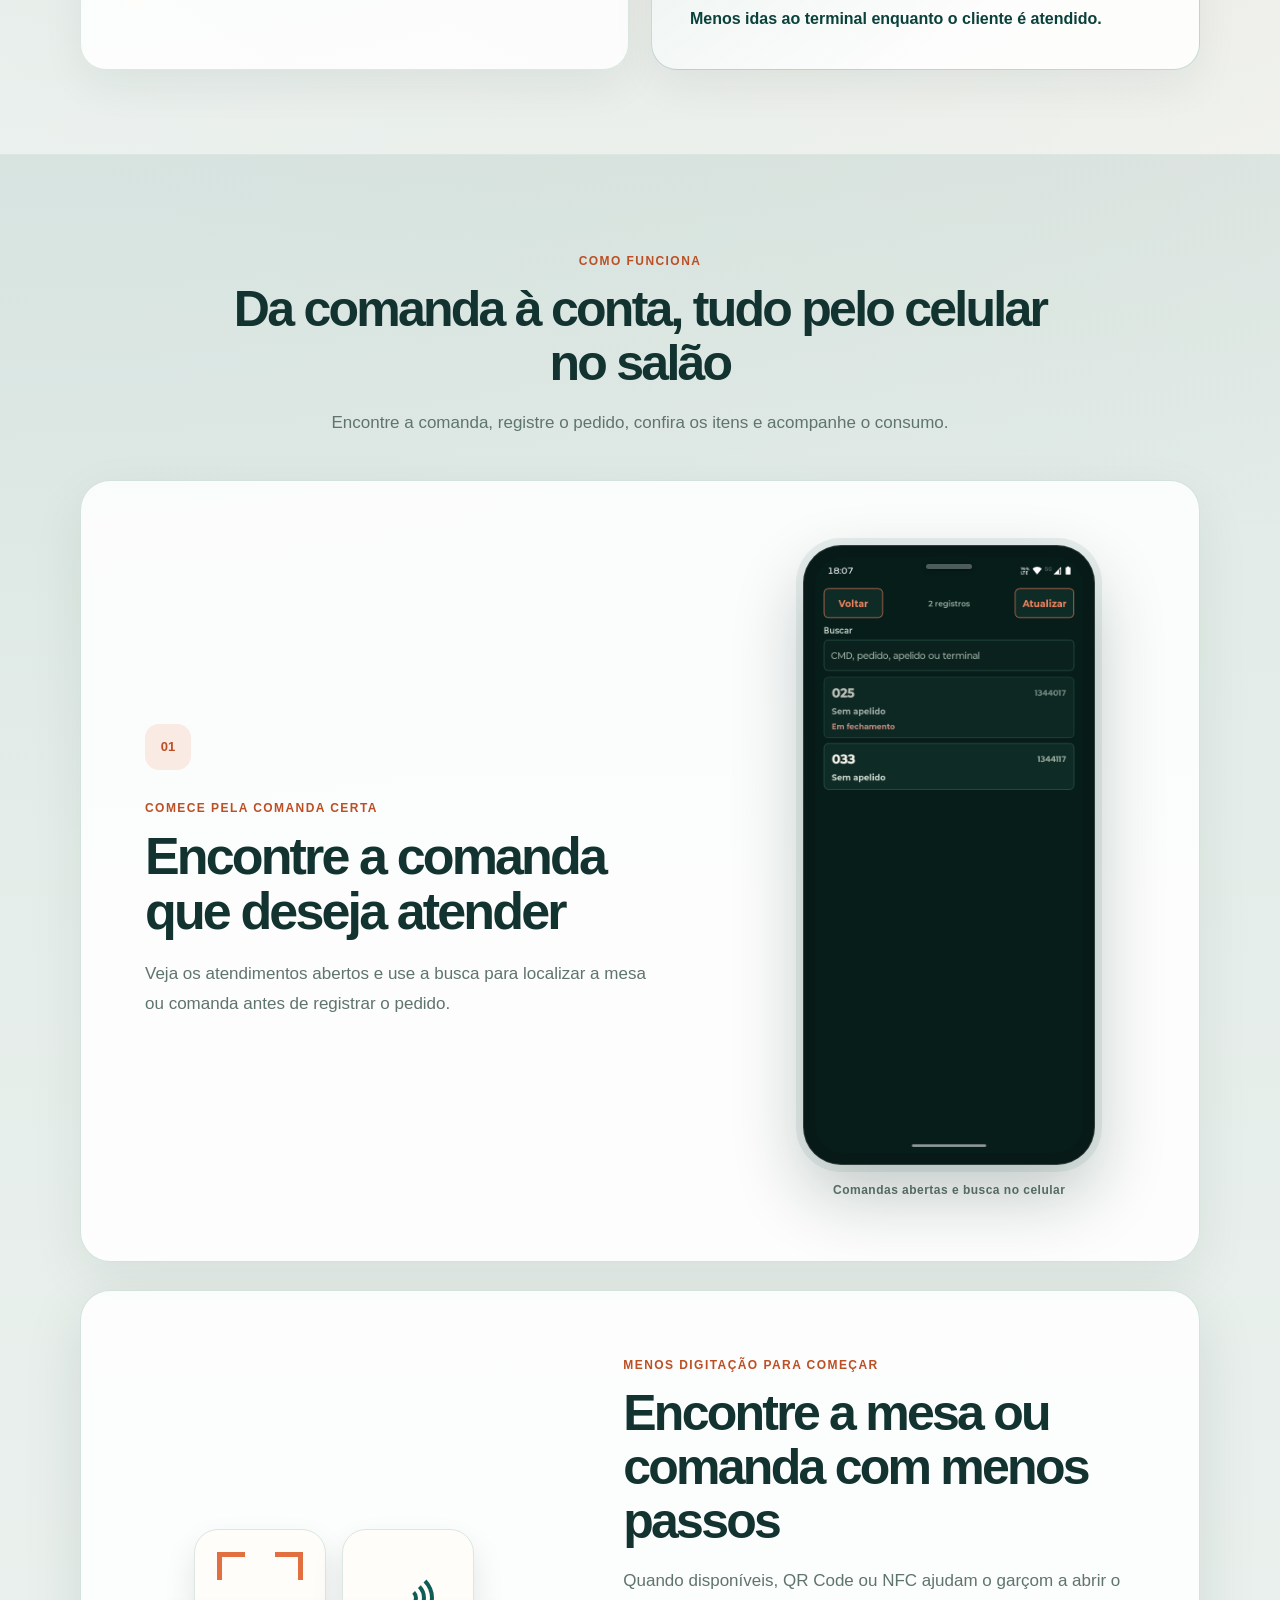
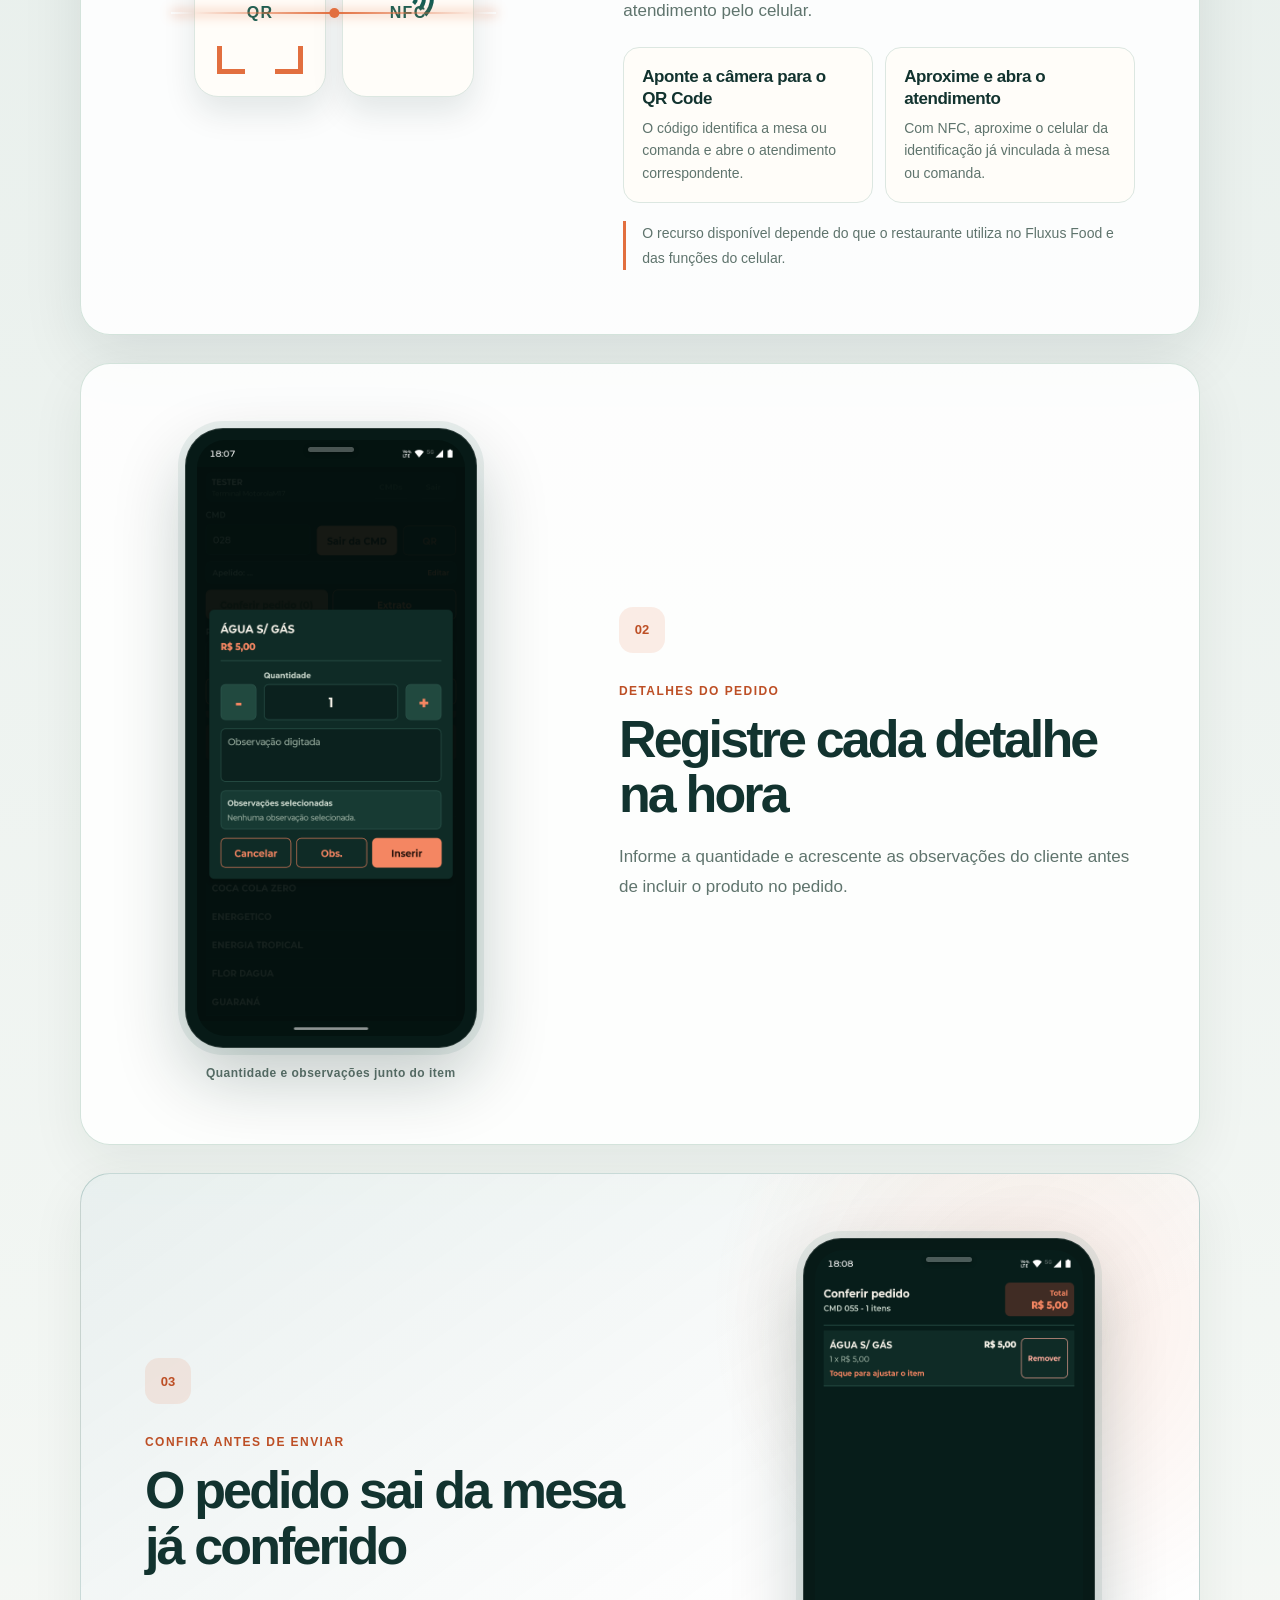
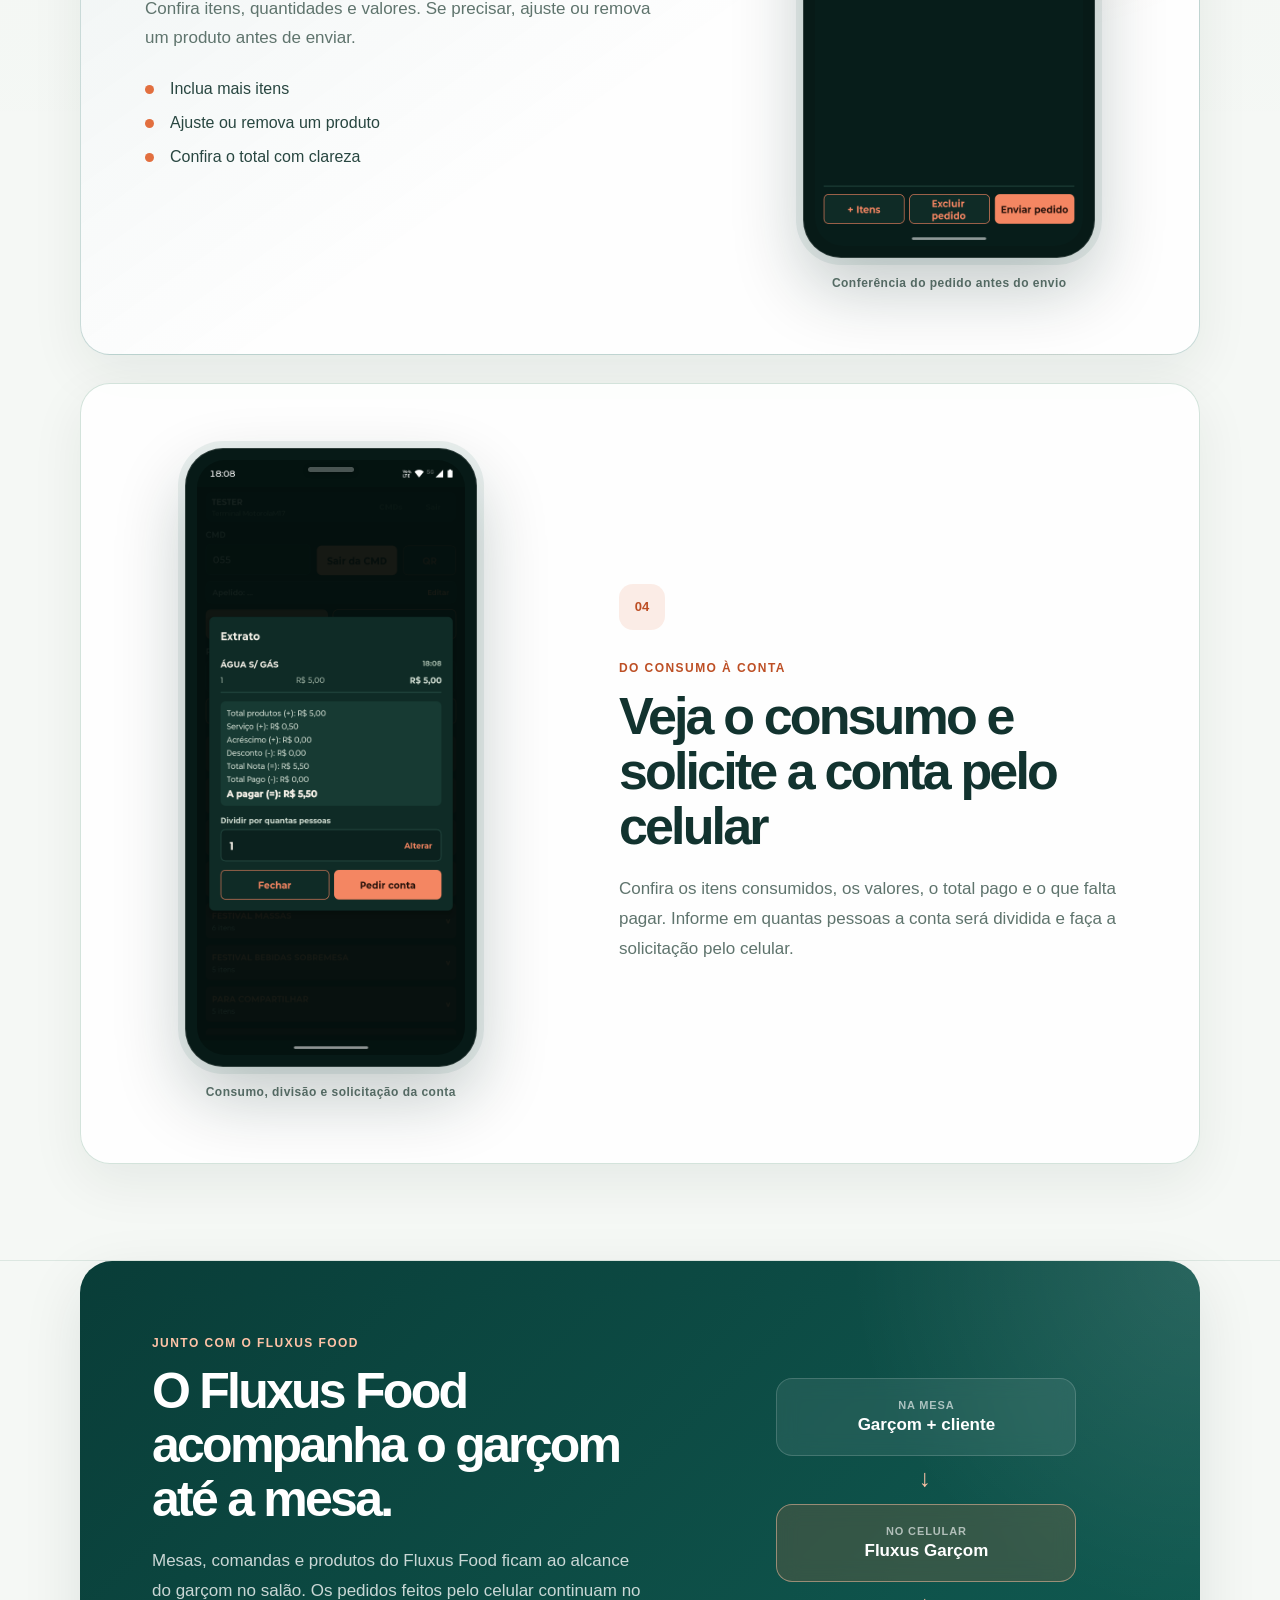
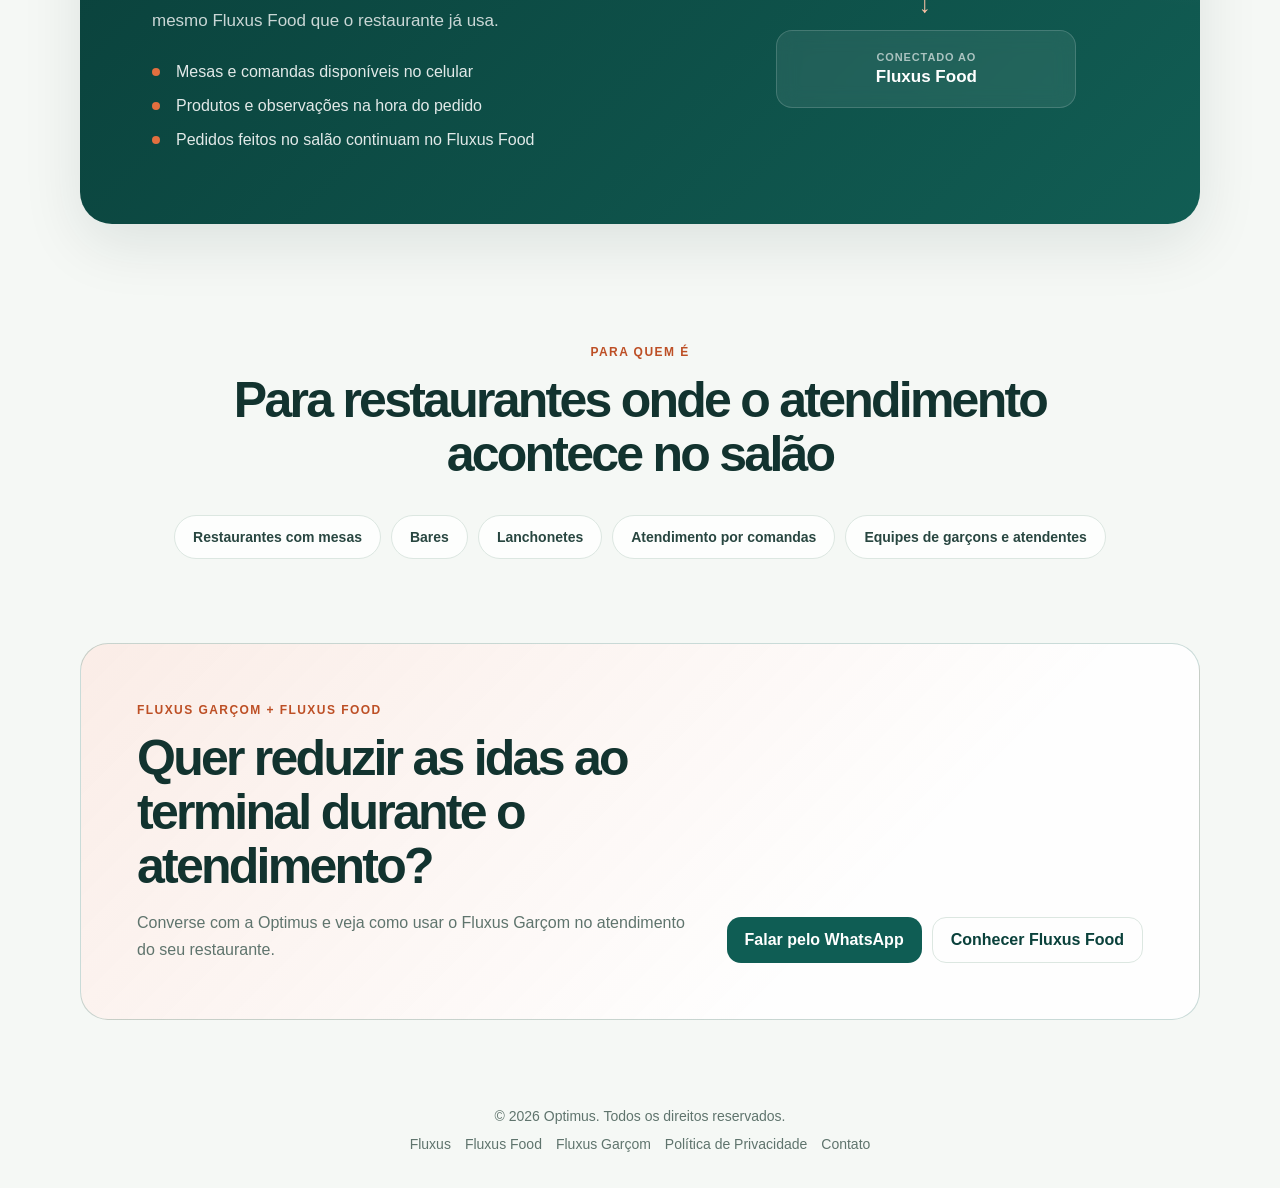
<file: fluxus-garcom/index.html>
<!DOCTYPE html>
<html lang="pt-BR">

<head>
    <meta charset="UTF-8" />
    <meta name="viewport" content="width=device-width, initial-scale=1.0" />

    <title>Fluxus Garçom | Pedidos pelo celular no atendimento de salão</title>
    <meta name="description"
        content="Com o Fluxus Garçom, sua equipe consulta comandas, registra e confere pedidos e acompanha o consumo pelo celular, sem deixar o salão." />
    <meta name="author" content="Optimus Inteligência e Tecnologia" />
    <meta name="robots" content="index, follow, max-image-preview:large" />
    <meta name="googlebot" content="index, follow, max-image-preview:large" />

    <link rel="canonical" href="https://www.usefluxus.com.br/fluxus-garcom/" />
    <link rel="alternate" hreflang="pt-BR" href="https://www.usefluxus.com.br/fluxus-garcom/" />
    <link rel="alternate" hreflang="x-default" href="https://www.usefluxus.com.br/fluxus-garcom/" />

    <link rel="icon" href="../assets/favicon.ico" sizes="any" />
    <link rel="icon" type="image/png" sizes="32x32" href="../assets/favicon-32x32.png" />
    <link rel="icon" type="image/png" sizes="16x16" href="../assets/favicon-16x16.png" />
    <link rel="apple-touch-icon" sizes="180x180" href="../assets/apple-touch-icon.png" />

    <meta name="theme-color" content="#0f5d54" />
    <meta name="color-scheme" content="light dark" />

    <meta property="og:type" content="website" />
    <meta property="og:locale" content="pt_BR" />
    <meta property="og:site_name" content="Fluxus" />
    <meta property="og:title" content="Fluxus Garçom | Pedidos pelo celular no atendimento de salão" />
    <meta property="og:description"
        content="Registre pedidos na mesa, confira os itens e acompanhe o consumo pelo celular, junto com o Fluxus Food." />
    <meta property="og:url" content="https://www.usefluxus.com.br/fluxus-garcom/" />
    <meta property="og:image" content="https://www.usefluxus.com.br/assets/fluxus-garcom/hero/fluxus-garcom-hero.png" />
    <meta property="og:image:alt" content="Fluxus Garçom em uso durante o atendimento de um restaurante" />
    <meta property="og:image:width" content="1024" />
    <meta property="og:image:height" content="500" />

    <meta name="twitter:card" content="summary_large_image" />
    <meta name="twitter:title" content="Fluxus Garçom | Pedidos pelo celular no atendimento de salão" />
    <meta name="twitter:description"
        content="Registre pedidos na mesa, confira os itens e acompanhe o consumo pelo celular, junto com o Fluxus Food." />
    <meta name="twitter:image" content="https://www.usefluxus.com.br/assets/fluxus-garcom/hero/fluxus-garcom-hero.png" />

    <script type="application/ld+json">
    {
        "@context": "https://schema.org",
        "@type": "SoftwareApplication",
        "name": "Fluxus Garçom",
        "applicationCategory": "BusinessApplication",
        "operatingSystem": "Android, iOS",
        "url": "https://www.usefluxus.com.br/fluxus-garcom/",
        "image": "https://www.usefluxus.com.br/assets/fluxus-garcom/hero/fluxus-garcom-hero.png",
        "description": "Aplicativo para garçons de restaurantes que usam o Fluxus Food. Consulte comandas, registre e confira pedidos e acompanhe o consumo pelo celular durante o atendimento de salão.",
        "publisher": {
            "@type": "Organization",
            "name": "Optimus Inteligência e Tecnologia",
            "url": "https://www.optimusinttec.com.br/"
        },
        "isPartOf": {
            "@type": "SoftwareApplication",
            "name": "Fluxus Food",
            "url": "https://www.usefluxus.com.br/fluxus-food/"
        }
    }
    </script>

    <script type="application/ld+json">
    {
        "@context": "https://schema.org",
        "@type": "BreadcrumbList",
        "itemListElement": [
            {
                "@type": "ListItem",
                "position": 1,
                "name": "Fluxus",
                "item": "https://www.usefluxus.com.br/"
            },
            {
                "@type": "ListItem",
                "position": 2,
                "name": "Fluxus Garçom",
                "item": "https://www.usefluxus.com.br/fluxus-garcom/"
            }
        ]
    }
    </script>

    <script>
        (function () {
            try {
                var savedTheme = localStorage.getItem("fluxus-theme");
                var prefersDark = window.matchMedia && window.matchMedia("(prefers-color-scheme: dark)").matches;
                var theme = savedTheme || (prefersDark ? "dark" : "light");

                document.documentElement.dataset.theme = theme;
                document.documentElement.style.colorScheme = theme;
            } catch (error) {
                document.documentElement.dataset.theme = "light";
            }
        })();
    </script>

    <link rel="stylesheet" href="../assets/styles.css" />
    <link rel="stylesheet" href="../assets/fluxus-garcom.css" />
</head>

<body>
    <a class="skip-link" href="#conteudo-principal">Ir para o conteúdo principal</a>

    <header class="page">
        <nav class="navbar" aria-label="Menu principal">
            <a href="../" class="brand" aria-label="Página inicial Fluxus">
                <div class="brand-mark">
                    <img src="../assets/brand/fluxus.png" alt="" />
                </div>

                <div class="brand-text">
                    <strong>Fluxus</strong>
                    <span>Soluções digitais by Optimus</span>
                </div>
            </a>

            <div class="nav-actions">
                <div class="nav-links">
                    <a href="#como-funciona">Como funciona</a>
                    <a href="#recursos">Recursos</a>
                    <a href="#integracao">Fluxus Food</a>
                    <a href="#contato">Contato</a>
                </div>

                <button class="theme-toggle" type="button" aria-label="Ativar tema escuro" aria-pressed="false"
                    data-theme-toggle>
                    <span class="theme-toggle-icon" aria-hidden="true"></span>
                </button>
            </div>
        </nav>
    </header>

    <main id="conteudo-principal">
        <section class="garcom-hero page" aria-labelledby="titulo-principal">
            <div class="garcom-hero-copy fade-in">
                <div class="badge">
                    <span class="badge-dot" aria-hidden="true"></span>
                    O Fluxus Food no celular do garçom
                </div>

                <h1 id="titulo-principal">
                    Mais agilidade no salão. <span>O pedido começa na própria mesa.</span>
                </h1>

                <p class="garcom-hero-lead">
                    Com o Fluxus Garçom, sua equipe encontra a mesa ou comanda, escolhe os produtos e registra o
                    pedido pelo celular — sem deixar o cliente esperando enquanto volta ao terminal.
                </p>

                <div class="hero-actions">
                    <a class="button outline-button" href="/fluxus-food/"
                        aria-label="Conhecer o Fluxus Food">
                        Conheça o Fluxus Food
                        <span aria-hidden="true">→</span>
                    </a>
                    <a class="button outline-button" href="#como-funciona">Ver como funciona</a>
                    <a class="button food-button"
                        href="https://play.google.com/store/apps/details?id=br.com.usefluxus.fluxusgarcom"
                        target="_blank" rel="noopener noreferrer">
                        <svg class="store-icon" viewBox="0 0 24 24" width="22" height="22"
                            fill="none" stroke="currentColor" stroke-width="1.8" stroke-linejoin="round"
                            aria-hidden="true" focusable="false">
                            <path d="M5 8h14l1 13H4L5 8Z" />
                            <path d="M9 8V6a3 3 0 0 1 6 0v2" />
                            <path d="m10 12 5 3-5 3v-6Z" />
                        </svg>
                        Baixar no Google Play
                    </a>
                </div>

                <p class="availability-note">
                    Disponível para Android. Destinado a restaurantes que usam o Fluxus Food e requer
                    configuração do servidor do estabelecimento.
                </p>
            </div>

            <figure class="hero-app-preview fade-in">
                <div class="phone-frame">
                    <span class="phone-speaker" aria-hidden="true"></span>
                    <img src="../assets/fluxus-garcom/screenshots/03-atendimento-comanda.png"
                        alt="Fluxus Garçom exibindo uma comanda aberta e as categorias de produtos"
                        width="841" height="1870" fetchpriority="high" decoding="async" />
                </div>
                <figcaption>
                    <span>Tela real do Fluxus Garçom</span>
                    <strong>O atendimento continua no salão.</strong>
                </figcaption>
            </figure>
        </section>

        <section class="problem-section page" aria-labelledby="titulo-problema">
            <div class="section-heading fade-in">
                <span class="eyebrow">Menos idas ao terminal</span>
                <h2 id="titulo-problema">O atendimento acontece na mesa. O pedido também pode ser registrado ali.</h2>
                <p>
                    Quando o garçom precisa anotar ou memorizar o pedido e caminhar até um terminal para registrá-lo,
                    ele se afasta do cliente e interrompe o atendimento.
                </p>
            </div>

            <div class="comparison-grid">
                <article class="journey-card before fade-in">
                    <div class="journey-label">Com um terminal fixo</div>
                    <ol>
                        <li><span>1</span>Atender o cliente na mesa</li>
                        <li><span>2</span>Anotar ou memorizar o pedido</li>
                        <li><span>3</span>Ir até o terminal</li>
                        <li><span>4</span>Digitar o pedido no terminal</li>
                    </ol>
                </article>

                <article class="journey-card after fade-in">
                    <div class="journey-label">Com o Fluxus Garçom</div>
                    <ol>
                        <li><span>1</span>Encontrar a mesa ou comanda</li>
                        <li><span>2</span>Selecionar e conferir os itens</li>
                        <li><span>3</span>Enviar o pedido pelo celular</li>
                    </ol>
                    <p>Menos idas ao terminal enquanto o cliente é atendido.</p>
                </article>
            </div>
        </section>

        <section id="como-funciona" class="flow-section" aria-labelledby="titulo-fluxo">
            <div class="page">
                <div class="section-heading fade-in">
                    <span class="eyebrow">Como funciona</span>
                    <h2 id="titulo-fluxo">Da comanda à conta, tudo pelo celular no salão</h2>
                    <p>Encontre a comanda, registre o pedido, confira os itens e acompanhe o consumo.</p>
                </div>

                <div id="recursos" class="product-story">
                    <article class="story-step fade-in">
                        <div class="story-copy">
                            <span class="story-number">01</span>
                            <span class="eyebrow">Comece pela comanda certa</span>
                            <h3>Encontre a comanda que deseja atender</h3>
                            <p>Veja os atendimentos abertos e use a busca para localizar a mesa ou comanda antes de registrar o pedido.</p>
                        </div>
                        <figure class="app-screen">
                            <div class="phone-frame compact">
                                <span class="phone-speaker" aria-hidden="true"></span>
                                <img src="../assets/fluxus-garcom/screenshots/04-lista-comandas.png"
                                    alt="Fluxus Garçom mostrando a busca e a lista de comandas em atendimento"
                                    width="1220" height="2712" loading="lazy" decoding="async" />
                            </div>
                            <figcaption>Comandas abertas e busca no celular</figcaption>
                        </figure>
                    </article>

                    <section class="scan-section story-scan-section fade-in" aria-labelledby="titulo-identificacao">
                        <div class="scan-visual" aria-hidden="true">
                            <div class="scan-card qr-card">
                                <span></span><span></span><span></span><span></span>
                                <strong>QR</strong>
                            </div>
                            <div class="scan-line"><span></span></div>
                            <div class="scan-card nfc-card">
                                <i></i><i></i><i></i>
                                <strong>NFC</strong>
                            </div>
                        </div>

                        <div class="scan-copy">
                            <span class="eyebrow">Menos digitação para começar</span>
                            <h2 id="titulo-identificacao">Encontre a mesa ou comanda com menos passos</h2>
                            <p class="scan-lead">
                                Quando disponíveis, QR Code ou NFC ajudam o garçom a abrir o atendimento pelo celular.
                            </p>

                            <div class="scan-resource-grid">
                                <article class="scan-resource">
                                    <h3>Aponte a câmera para o QR Code</h3>
                                    <p>O código identifica a mesa ou comanda e abre o atendimento correspondente.</p>
                                </article>
                                <article class="scan-resource">
                                    <h3>Aproxime e abra o atendimento</h3>
                                    <p>Com NFC, aproxime o celular da identificação já vinculada à mesa ou comanda.</p>
                                </article>
                            </div>

                            <p class="condition-note">
                                O recurso disponível depende do que o restaurante utiliza no Fluxus Food e das funções do celular.
                            </p>
                        </div>
                    </section>

                    <article class="story-step reverse fade-in">
                        <div class="story-copy">
                            <span class="story-number">02</span>
                            <span class="eyebrow">Detalhes do pedido</span>
                            <h3>Registre cada detalhe na hora</h3>
                            <p>Informe a quantidade e acrescente as observações do cliente antes de incluir o produto no pedido.</p>
                        </div>
                        <figure class="app-screen">
                            <div class="phone-frame compact">
                                <span class="phone-speaker" aria-hidden="true"></span>
                                <img src="../assets/fluxus-garcom/screenshots/05-adicionar-produto.png"
                                    alt="Tela do Fluxus Garçom para ajustar a quantidade e incluir observações em um produto"
                                    width="1220" height="2712" loading="lazy" decoding="async" />
                            </div>
                            <figcaption>Quantidade e observações junto do item</figcaption>
                        </figure>
                    </article>

                    <article class="story-step featured fade-in">
                        <div class="story-copy">
                            <span class="story-number">03</span>
                            <span class="eyebrow">Confira antes de enviar</span>
                            <h3>O pedido sai da mesa já conferido</h3>
                            <p>Confira itens, quantidades e valores. Se precisar, ajuste ou remova um produto antes de enviar.</p>
                            <ul class="story-points">
                                <li>Inclua mais itens</li>
                                <li>Ajuste ou remova um produto</li>
                                <li>Confira o total com clareza</li>
                            </ul>
                        </div>
                        <figure class="app-screen">
                            <div class="phone-frame compact">
                                <span class="phone-speaker" aria-hidden="true"></span>
                                <img src="../assets/fluxus-garcom/screenshots/06-conferir-pedido.png"
                                    alt="Tela de conferência de pedido do Fluxus Garçom antes do envio"
                                    width="1220" height="2712" loading="lazy" decoding="async" />
                            </div>
                            <figcaption>Conferência do pedido antes do envio</figcaption>
                        </figure>
                    </article>

                    <article class="story-step reverse fade-in">
                        <div class="story-copy">
                            <span class="story-number">04</span>
                            <span class="eyebrow">Do consumo à conta</span>
                            <h3>Veja o consumo e solicite a conta pelo celular</h3>
                            <p>Confira os itens consumidos, os valores, o total pago e o que falta pagar. Informe em quantas pessoas a conta será dividida e faça a solicitação pelo celular.</p>
                        </div>
                        <figure class="app-screen">
                            <div class="phone-frame compact">
                                <span class="phone-speaker" aria-hidden="true"></span>
                                <img src="../assets/fluxus-garcom/screenshots/07-extrato-conta.png"
                                    alt="Fluxus Garçom exibindo o extrato de consumo, o saldo e a solicitação da conta"
                                    width="1220" height="2712" loading="lazy" decoding="async" />
                            </div>
                            <figcaption>Consumo, divisão e solicitação da conta</figcaption>
                        </figure>
                    </article>
                </div>
            </div>
        </section>

        <section id="integracao" class="integration-section page fade-in" aria-labelledby="titulo-integracao">
            <div class="integration-copy">
                <span class="integration-kicker">Junto com o Fluxus Food</span>
                <h2 id="titulo-integracao">O Fluxus Food acompanha o garçom até a mesa.</h2>
                <p>
                    Mesas, comandas e produtos do Fluxus Food ficam ao alcance do garçom no salão. Os pedidos feitos pelo celular continuam no mesmo Fluxus Food que o restaurante já usa.
                </p>
                <ul class="integration-list">
                    <li>Mesas e comandas disponíveis no celular</li>
                    <li>Produtos e observações na hora do pedido</li>
                    <li>Pedidos feitos no salão continuam no Fluxus Food</li>
                </ul>
            </div>

            <div class="integration-diagram" aria-label="Do atendimento no salão ao Fluxus Food pelo celular">
                <div class="diagram-node"><small>Na mesa</small><strong>Garçom + cliente</strong></div>
                <span aria-hidden="true">→</span>
                <div class="diagram-node app-node"><small>No celular</small><strong>Fluxus Garçom</strong></div>
                <span aria-hidden="true">→</span>
                <div class="diagram-node"><small>Conectado ao</small><strong>Fluxus Food</strong></div>
            </div>
        </section>

        <section class="audience-section page" aria-labelledby="titulo-publico">
            <div class="section-heading compact fade-in">
                <span class="eyebrow">Para quem é</span>
                <h2 id="titulo-publico">Para restaurantes onde o atendimento acontece no salão</h2>
            </div>

            <ul class="audience-list fade-in">
                <li>Restaurantes com mesas</li>
                <li>Bares</li>
                <li>Lanchonetes</li>
                <li>Atendimento por comandas</li>
                <li>Equipes de garçons e atendentes</li>
            </ul>
        </section>

        <section id="contato" class="cta-section page fade-in" aria-labelledby="titulo-contato">
            <div>
                <span>Fluxus Garçom + Fluxus Food</span>
                <h2 id="titulo-contato">Quer reduzir as idas ao terminal durante o atendimento?</h2>
                <p>Converse com a Optimus e veja como usar o Fluxus Garçom no atendimento do seu restaurante.</p>
            </div>
            <div class="cta-actions">
                <a class="contact-button"
                    href="https://wa.me/5535998023692?text=Ol%C3%A1%2C%20estou%20interessado%20em%20saber%20mais%20sobre%20o%20Fluxus%20Gar%C3%A7om.%20Pode%20me%20ajudar%3F"
                    target="_blank" rel="noopener noreferrer">Falar pelo WhatsApp</a>
                <a class="contact-button secondary" href="/fluxus-food/">Conhecer Fluxus Food</a>
            </div>
        </section>
    </main>

    <footer class="page">
        <p>© <span id="year">2026</span> Optimus. Todos os direitos reservados.</p>

        <nav class="footer-links" aria-label="Links de rodapé">
            <a href="../">Fluxus</a>
            <a href="/fluxus-food/">Fluxus Food</a>
            <a href="./" aria-current="page">Fluxus Garçom</a>
            <a href="../politica-de-privacidade/fluxus-garcom/">Política de Privacidade</a>
            <a href="mailto:optimus.int.tec@gmail.com">Contato</a>
        </nav>
    </footer>

    <script>
        document.getElementById("year").textContent = new Date().getFullYear();

        const themeToggle = document.querySelector("[data-theme-toggle]");
        const themeColor = document.querySelector('meta[name="theme-color"]');
        const themeColors = { light: "#0f5d54", dark: "#071f1c" };

        function applyTheme(theme, shouldStore) {
            const isDark = theme === "dark";
            document.documentElement.dataset.theme = theme;
            document.documentElement.style.colorScheme = theme;
            themeToggle.setAttribute("aria-pressed", String(isDark));
            themeToggle.setAttribute("aria-label", isDark ? "Ativar tema claro" : "Ativar tema escuro");
            themeColor.setAttribute("content", themeColors[theme]);

            if (shouldStore) {
                try {
                    localStorage.setItem("fluxus-theme", theme);
                } catch (error) {
                    // A preferência visual é opcional.
                }
            }
        }

        applyTheme(document.documentElement.dataset.theme || "light", false);
        themeToggle.addEventListener("click", function () {
            const currentTheme = document.documentElement.dataset.theme === "dark" ? "dark" : "light";
            applyTheme(currentTheme === "dark" ? "light" : "dark", true);
        });

        if ("IntersectionObserver" in window) {
            const observer = new IntersectionObserver(function (entries) {
                entries.forEach(function (entry) {
                    if (entry.isIntersecting) {
                        entry.target.classList.add("visible");
                        observer.unobserve(entry.target);
                    }
                });
            }, { threshold: 0.12 });

            document.querySelectorAll(".fade-in").forEach(function (element) {
                observer.observe(element);
            });
        } else {
            document.querySelectorAll(".fade-in").forEach(function (element) {
                element.classList.add("visible");
            });
        }
    </script>
</body>

</html>
</file>
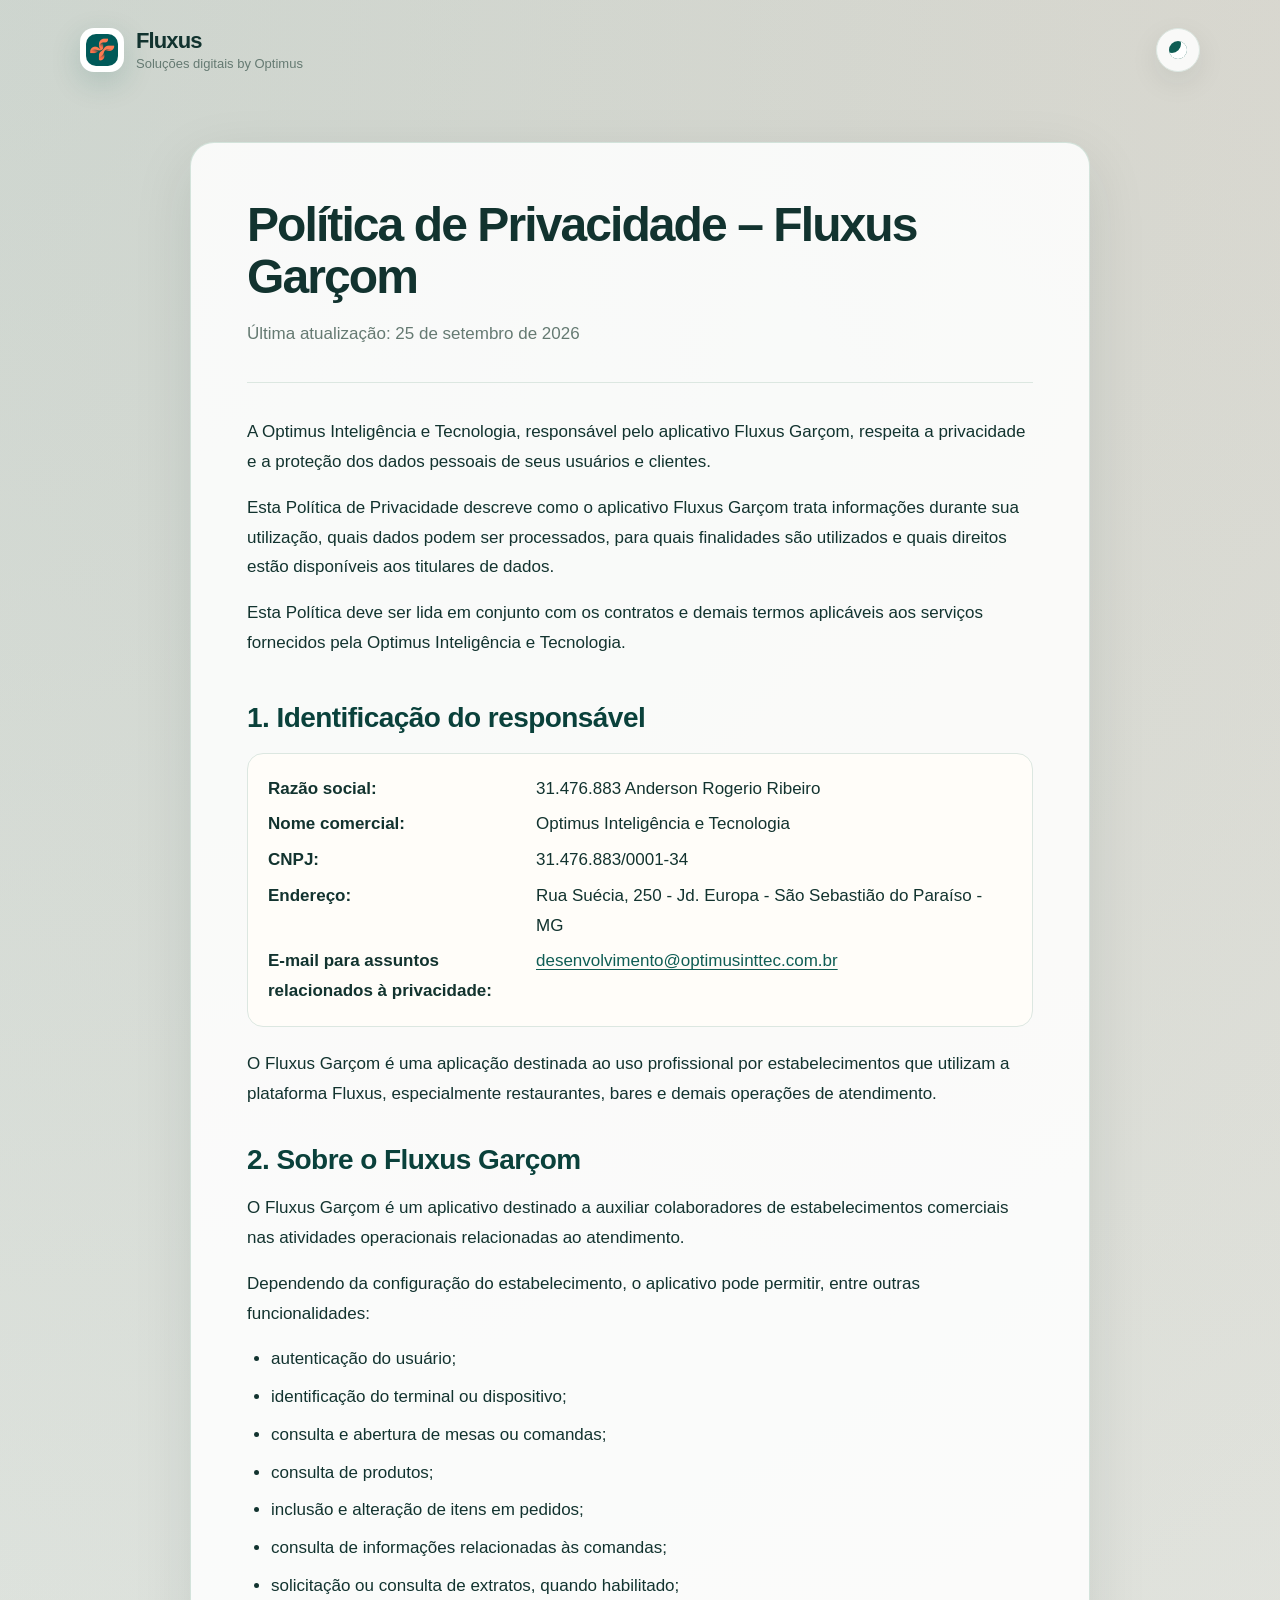
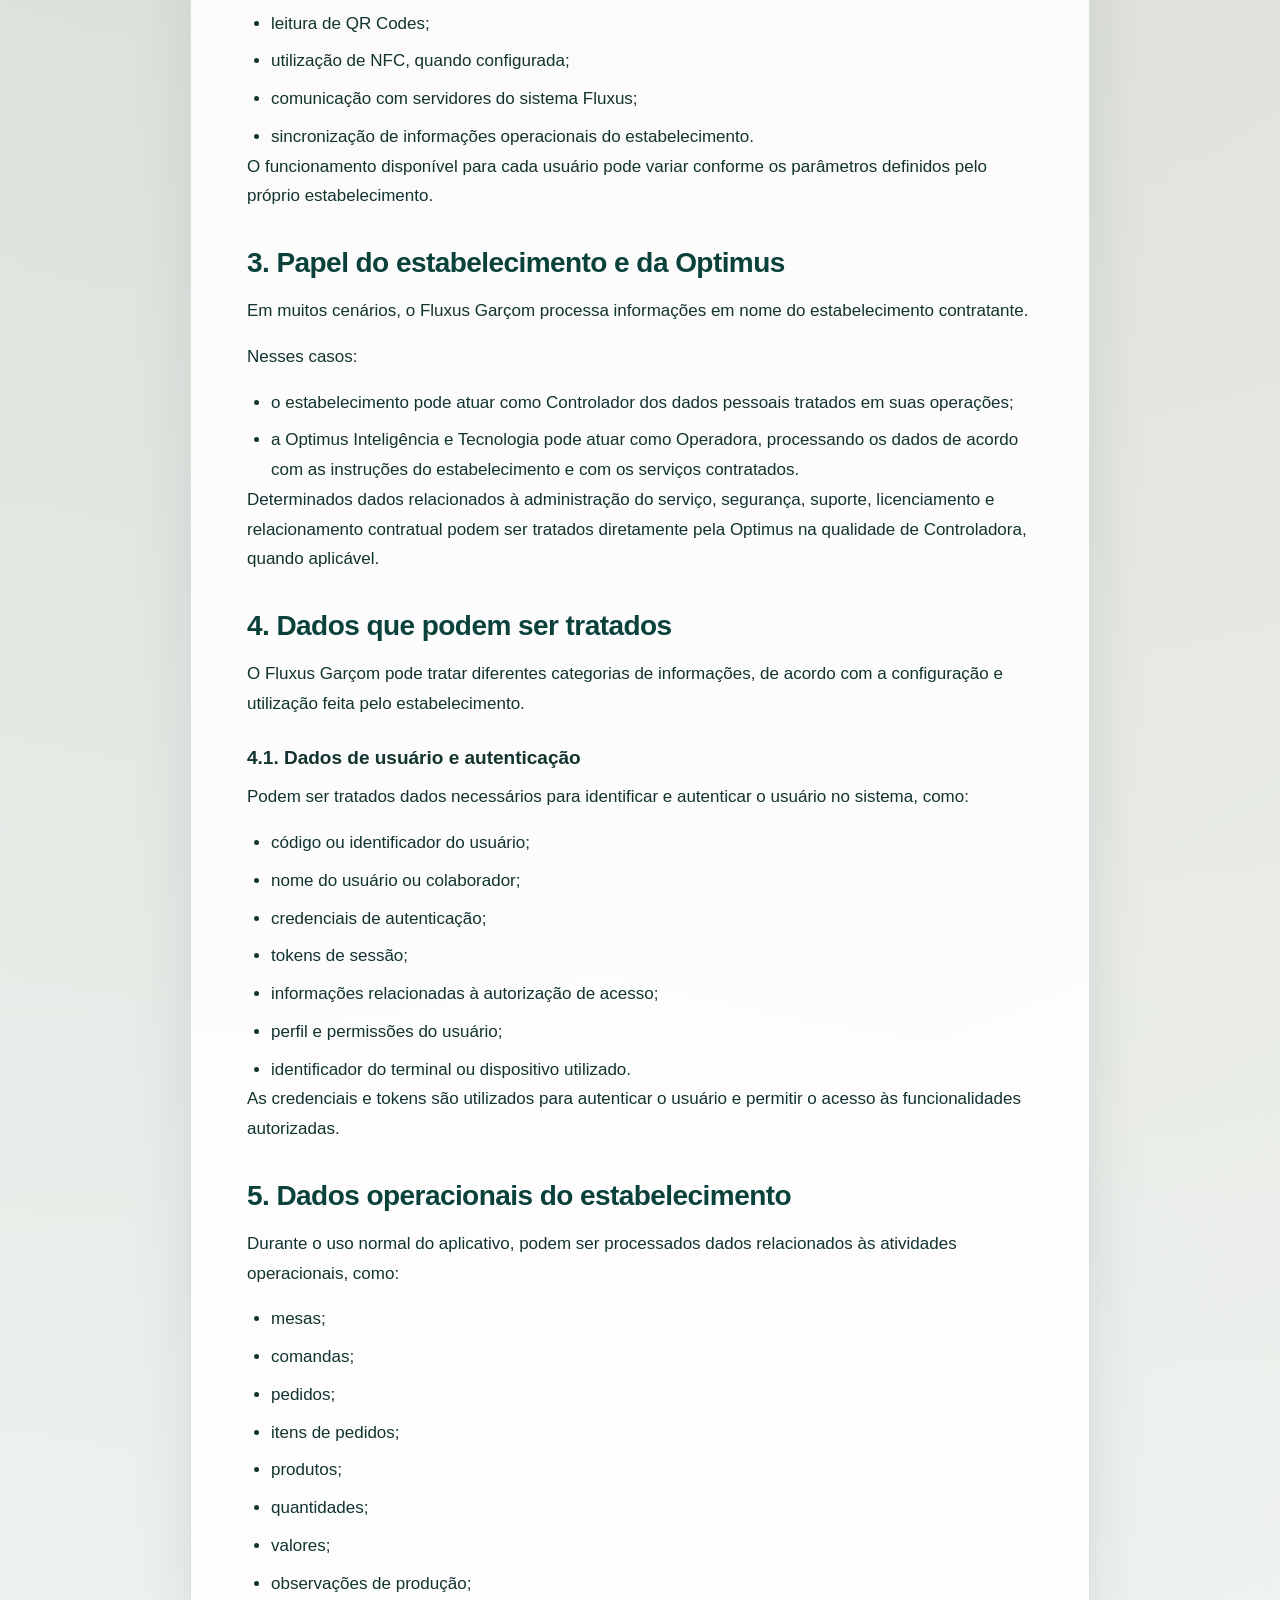
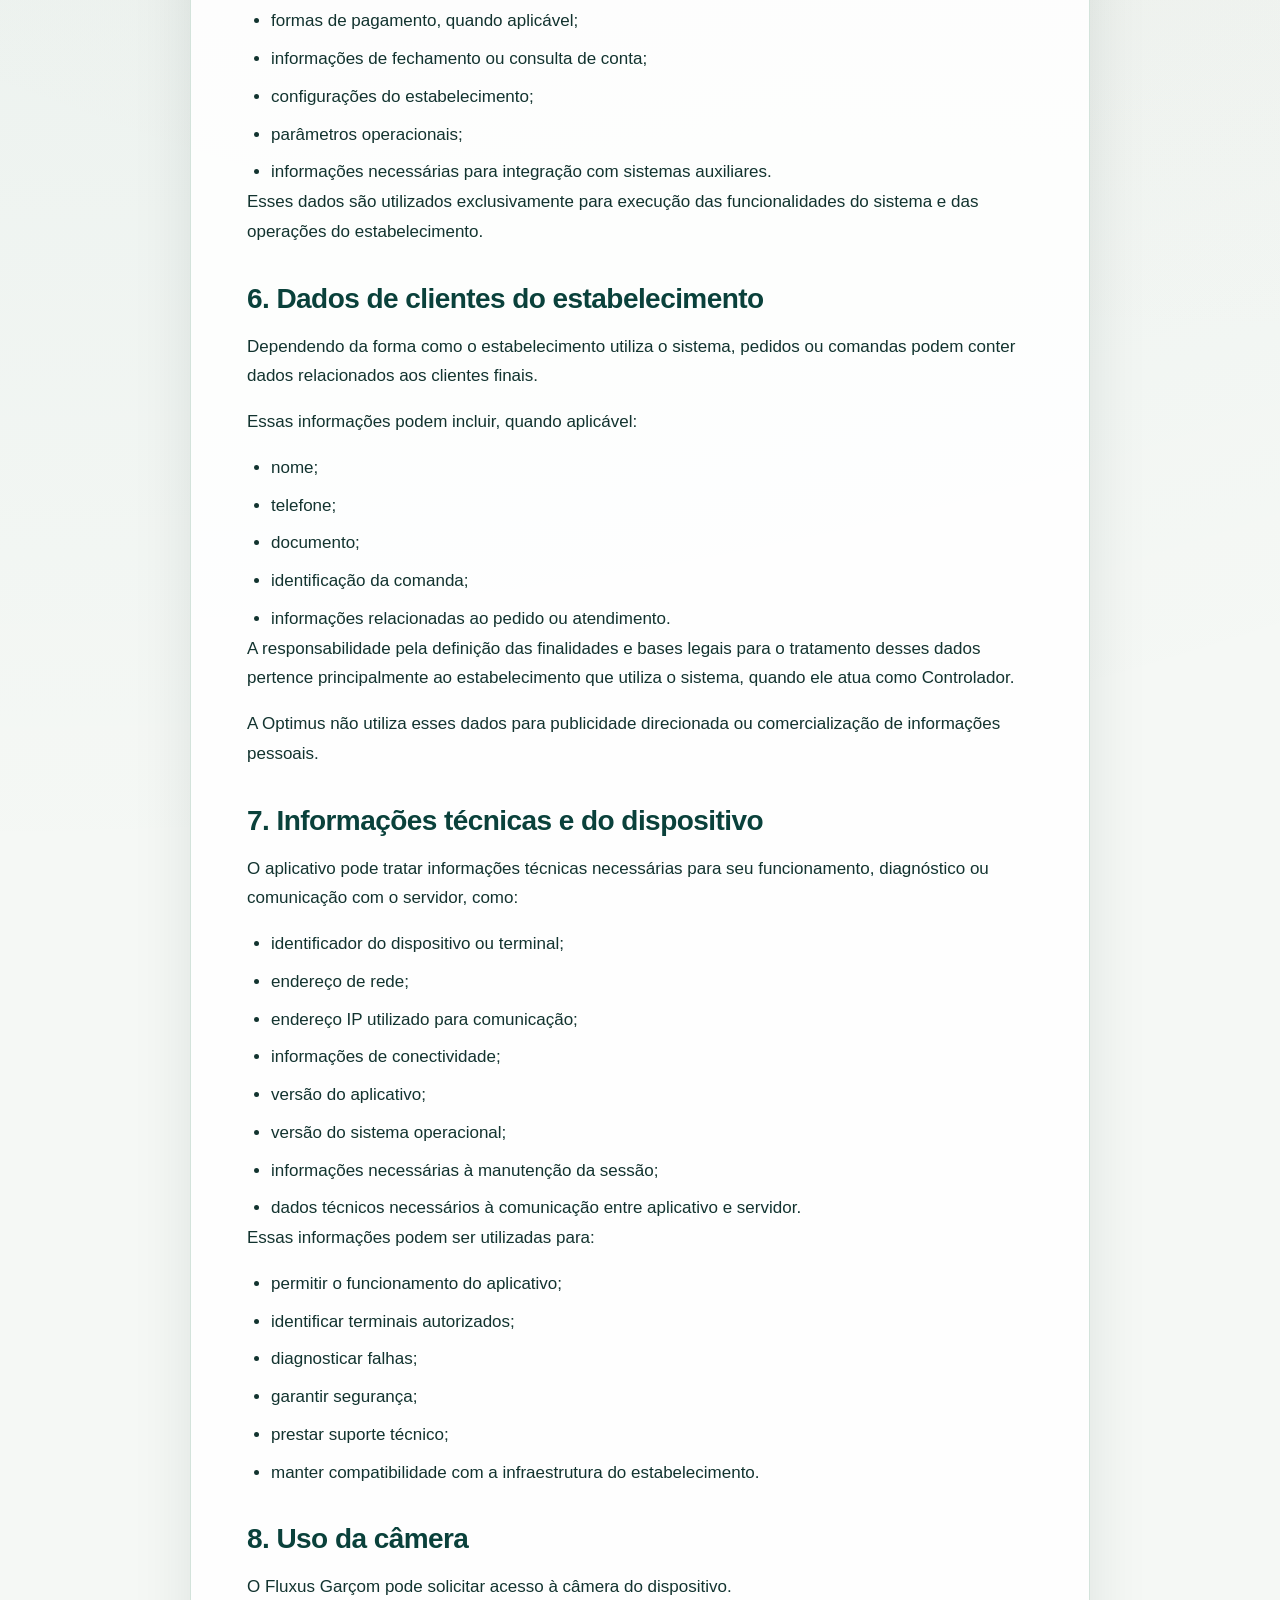
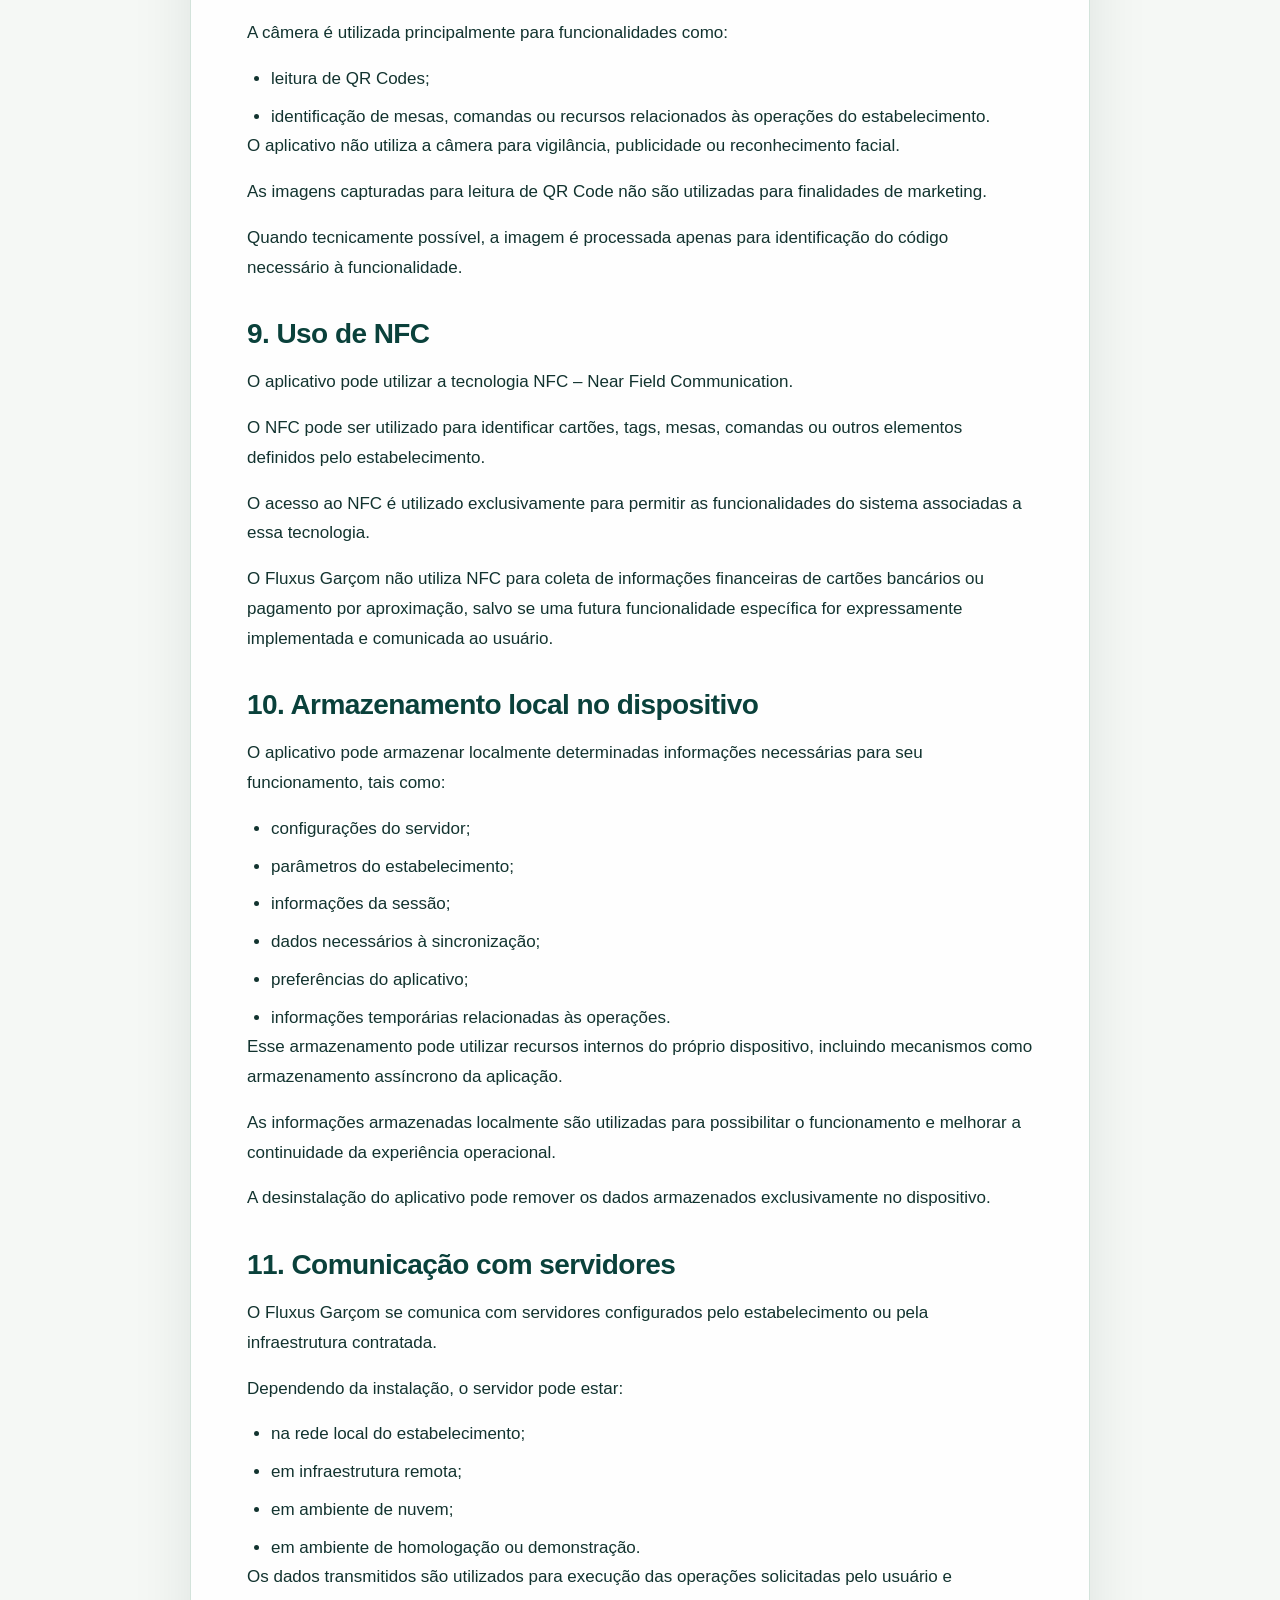
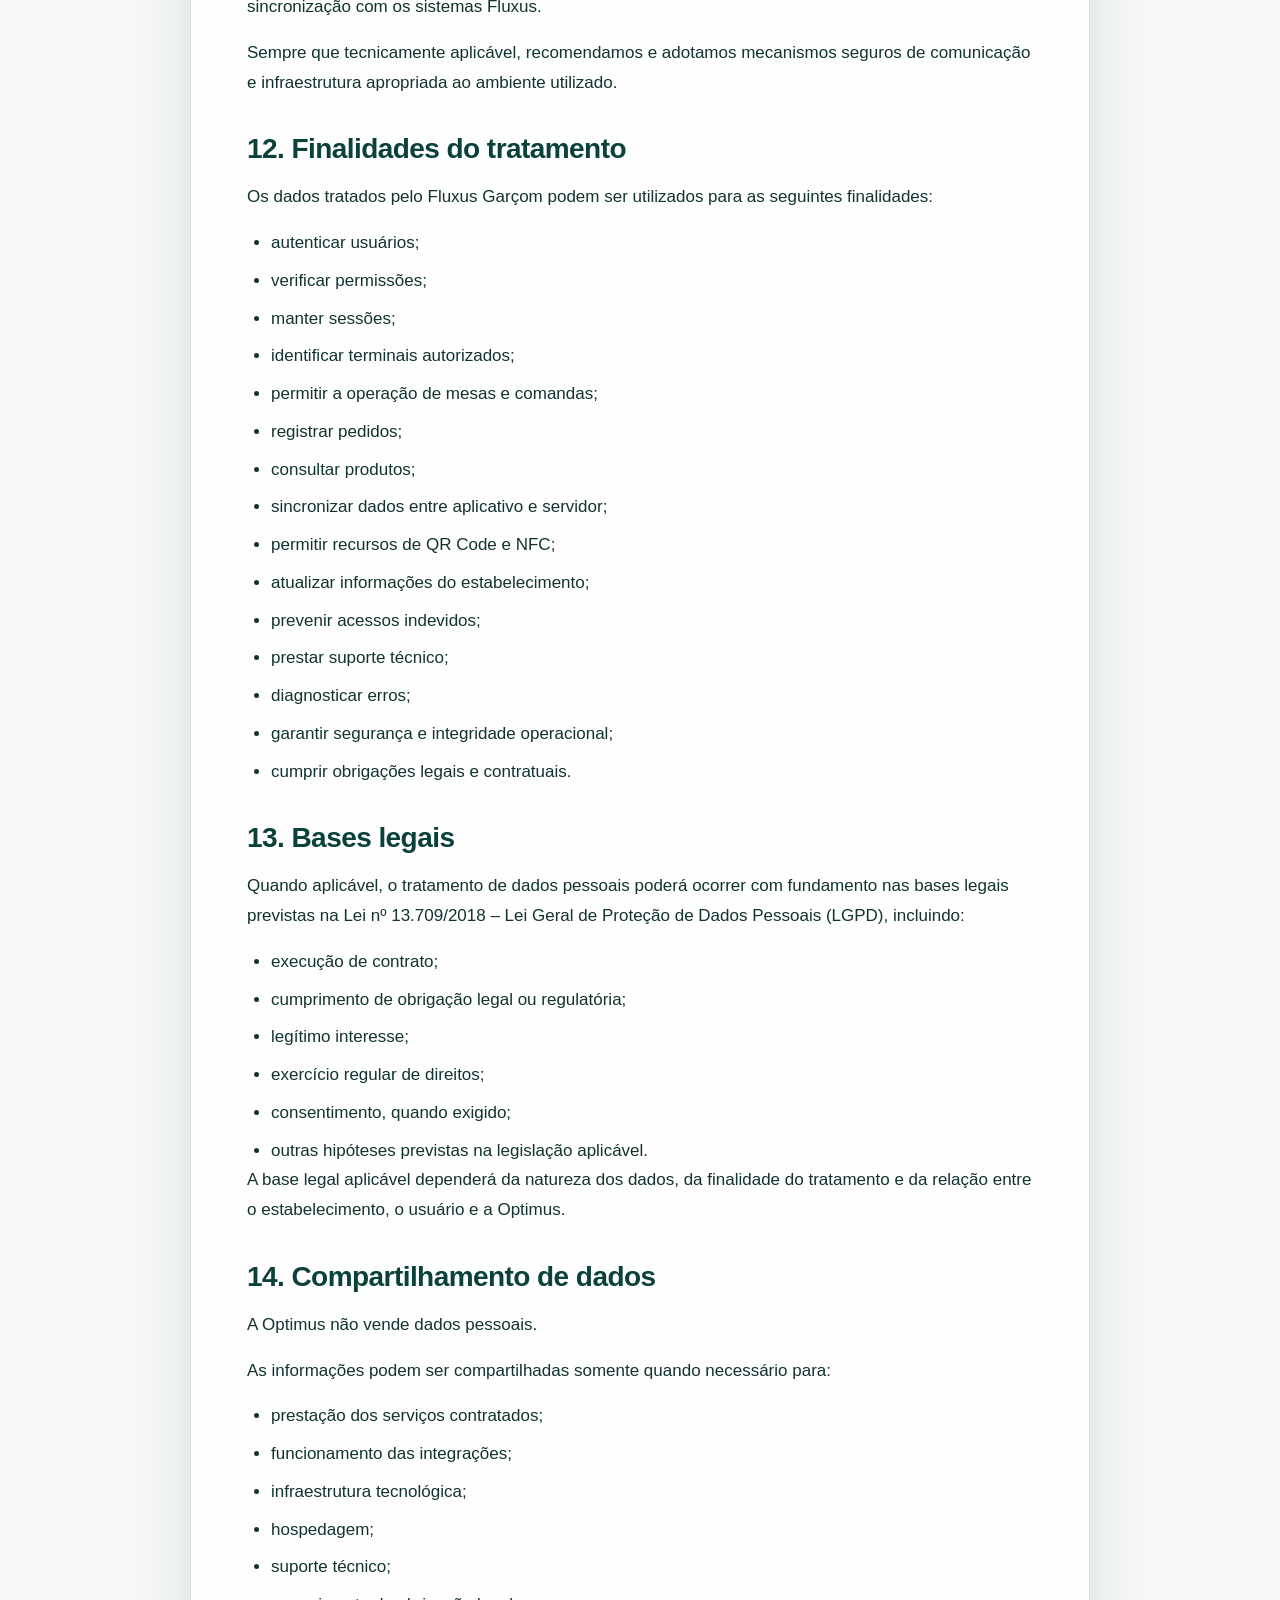
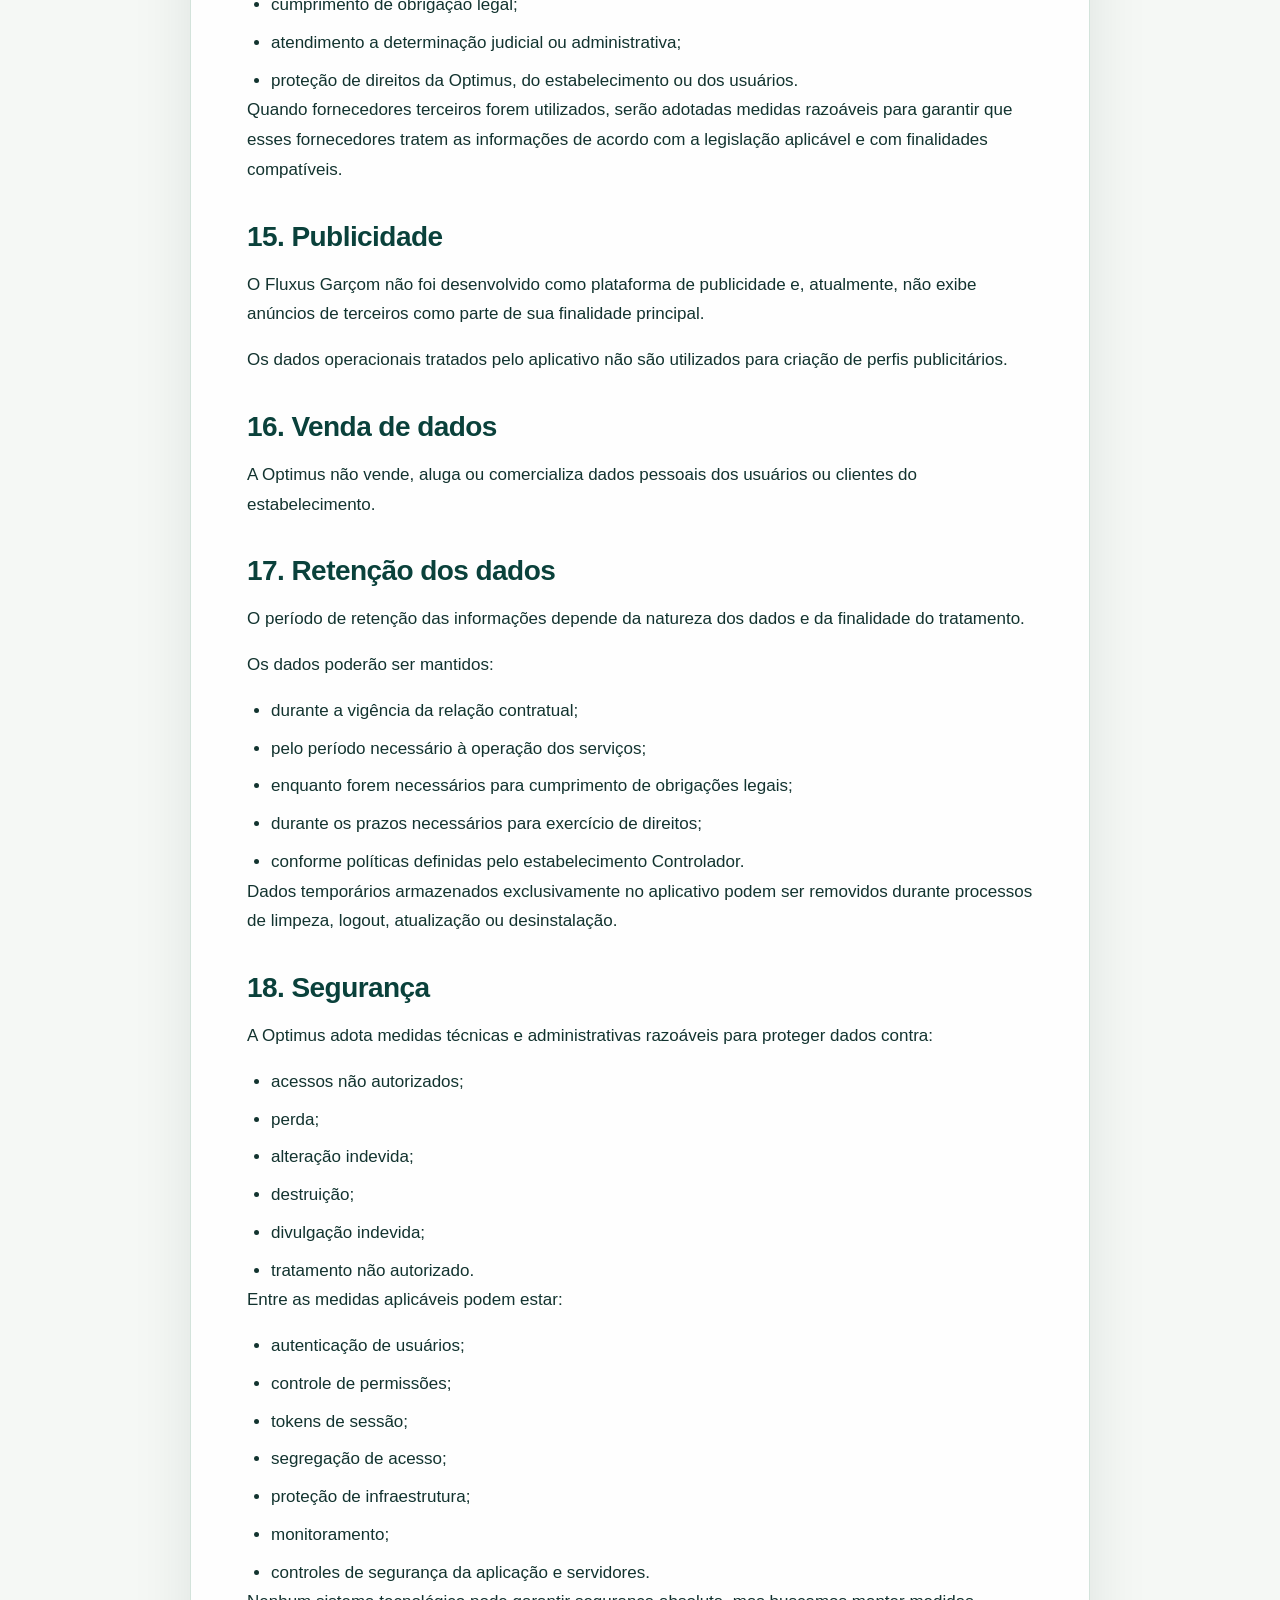
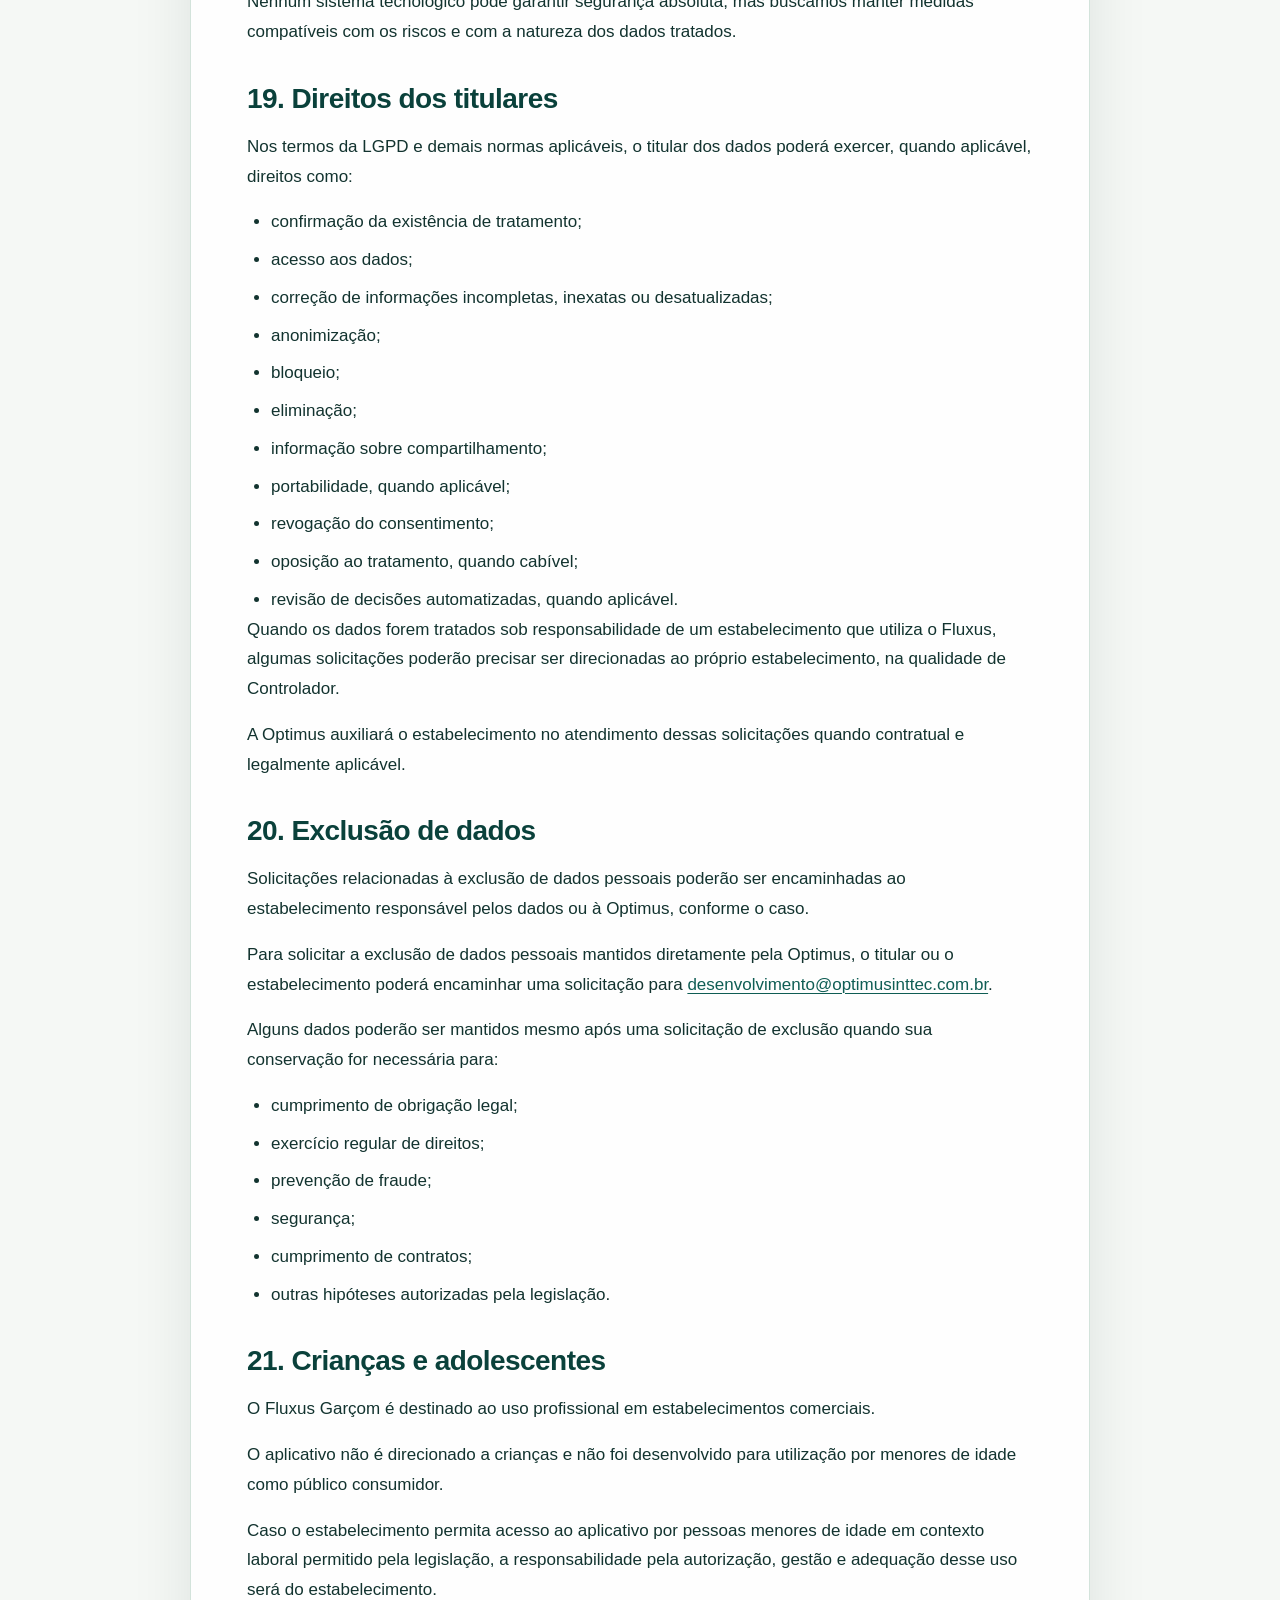
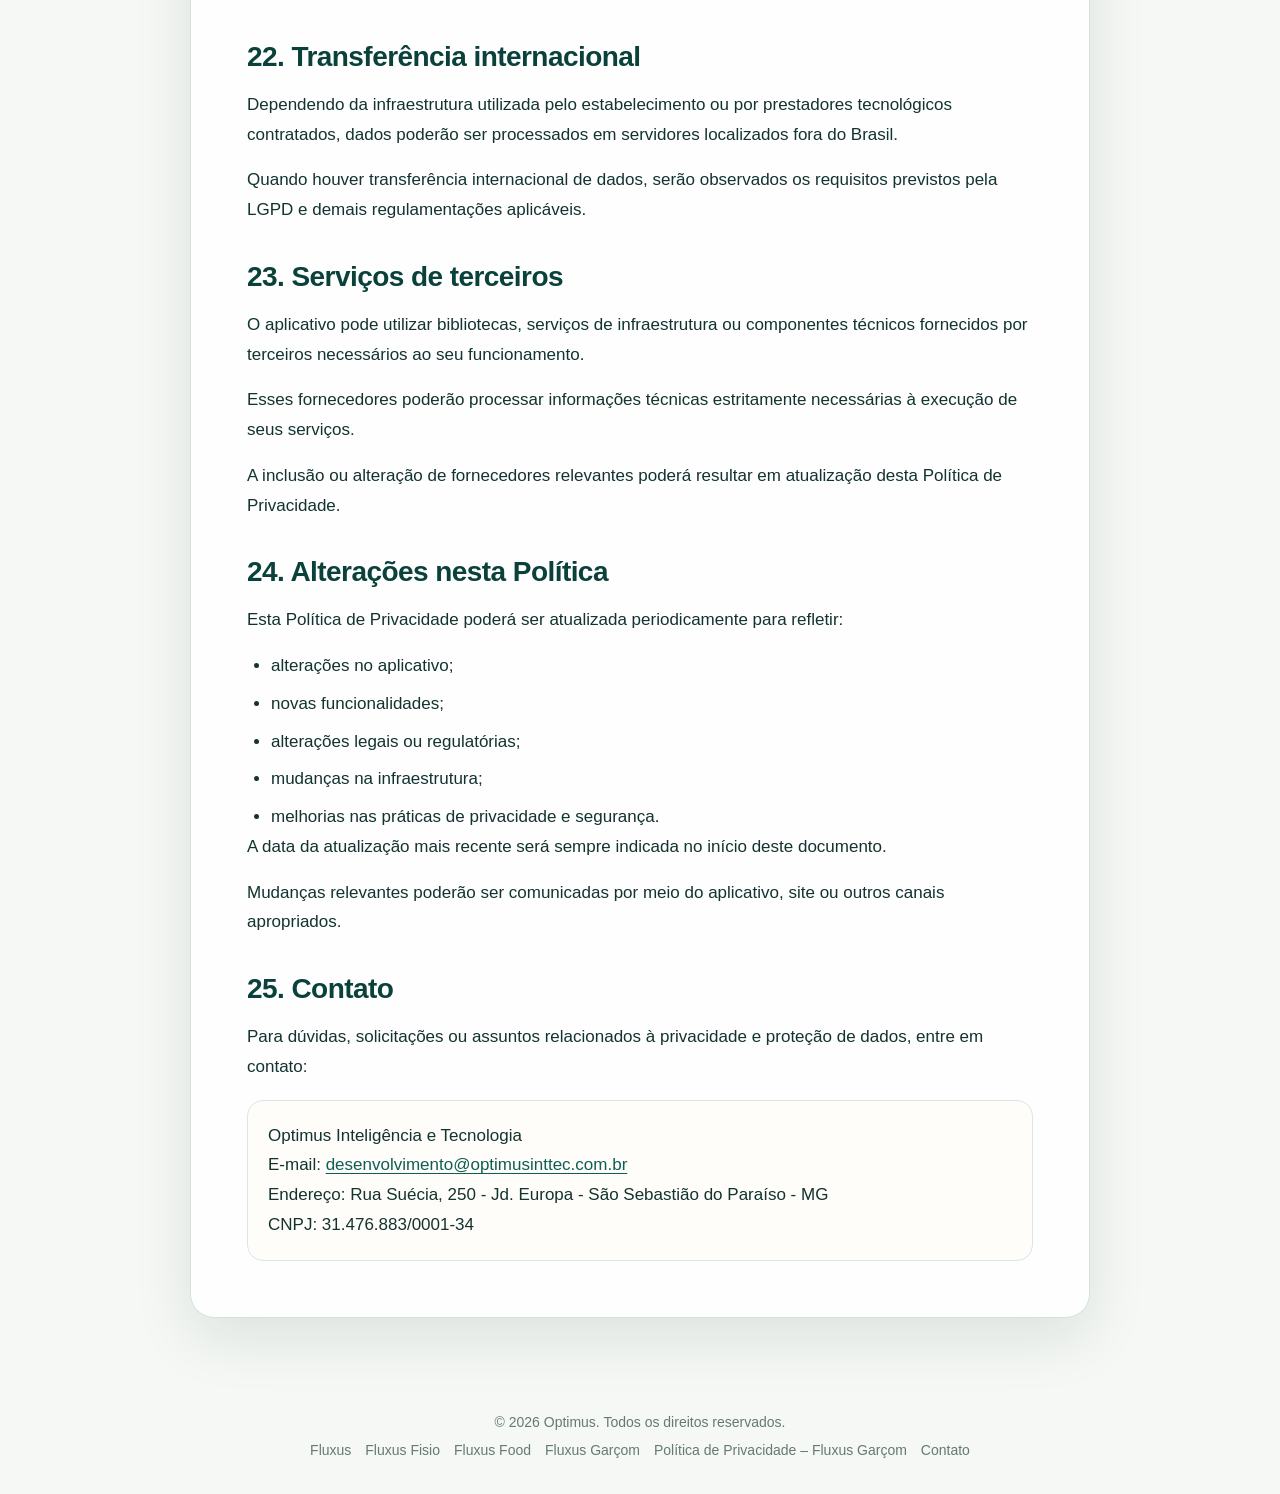
<file: politica-de-privacidade/fluxus-garcom/index.html>
<!DOCTYPE html>
<html lang="pt-BR">

<head>
    <meta charset="UTF-8" />
    <meta name="viewport" content="width=device-width, initial-scale=1.0" />

    <title>Política de Privacidade – Fluxus Garçom | Fluxus</title>
    <meta name="description"
        content="Política de Privacidade do aplicativo Fluxus Garçom, desenvolvido pela Optimus Inteligência e Tecnologia." />
    <meta name="author" content="Optimus Inteligência e Tecnologia" />
    <meta name="robots" content="index, follow, max-image-preview:large" />
    <meta name="googlebot" content="index, follow, max-image-preview:large" />

    <link rel="canonical" href="https://www.usefluxus.com.br/politica-de-privacidade/fluxus-garcom/" />
    <link rel="alternate" hreflang="pt-BR"
        href="https://www.usefluxus.com.br/politica-de-privacidade/fluxus-garcom/" />
    <link rel="alternate" hreflang="x-default"
        href="https://www.usefluxus.com.br/politica-de-privacidade/fluxus-garcom/" />

    <link rel="icon" href="../../assets/favicon.ico" sizes="any" />
    <link rel="icon" type="image/png" sizes="32x32" href="../../assets/favicon-32x32.png" />
    <link rel="icon" type="image/png" sizes="16x16" href="../../assets/favicon-16x16.png" />
    <link rel="apple-touch-icon" sizes="180x180" href="../../assets/apple-touch-icon.png" />

    <meta name="theme-color" content="#0f5d54" />
    <meta name="color-scheme" content="light dark" />

    <meta property="og:type" content="article" />
    <meta property="og:locale" content="pt_BR" />
    <meta property="og:site_name" content="Fluxus" />
    <meta property="og:title" content="Política de Privacidade – Fluxus Garçom | Fluxus" />
    <meta property="og:description"
        content="Política de Privacidade do aplicativo Fluxus Garçom, desenvolvido pela Optimus Inteligência e Tecnologia." />
    <meta property="og:url"
        content="https://www.usefluxus.com.br/politica-de-privacidade/fluxus-garcom/" />
    <meta property="og:image" content="https://www.usefluxus.com.br/assets/fluxus-og.png" />
    <meta property="og:image:alt" content="Fluxus by Optimus" />
    <meta property="og:image:width" content="1200" />
    <meta property="og:image:height" content="630" />
    <meta property="article:modified_time" content="2026-09-25" />

    <meta name="twitter:card" content="summary_large_image" />
    <meta name="twitter:title" content="Política de Privacidade – Fluxus Garçom | Fluxus" />
    <meta name="twitter:description"
        content="Política de Privacidade do aplicativo Fluxus Garçom, desenvolvido pela Optimus Inteligência e Tecnologia." />
    <meta name="twitter:image" content="https://www.usefluxus.com.br/assets/fluxus-og.png" />

    <script type="application/ld+json">
    {
        "@context": "https://schema.org",
        "@type": "WebPage",
        "name": "Política de Privacidade – Fluxus Garçom",
        "description": "Política de Privacidade do aplicativo Fluxus Garçom, desenvolvido pela Optimus Inteligência e Tecnologia.",
        "url": "https://www.usefluxus.com.br/politica-de-privacidade/fluxus-garcom/",
        "inLanguage": "pt-BR",
        "dateModified": "2026-09-25",
        "isPartOf": {
            "@type": "WebSite",
            "name": "Fluxus",
            "url": "https://www.usefluxus.com.br/"
        }
    }
    </script>

    <script>
        (function () {
            try {
                var savedTheme = localStorage.getItem("fluxus-theme");
                var prefersDark = window.matchMedia && window.matchMedia("(prefers-color-scheme: dark)").matches;
                var theme = savedTheme || (prefersDark ? "dark" : "light");

                document.documentElement.dataset.theme = theme;
                document.documentElement.style.colorScheme = theme;
            } catch (error) {
                document.documentElement.dataset.theme = "light";
            }
        })();
    </script>

    <link rel="stylesheet" href="../../assets/styles.css" />
</head>

<body>
    <a class="skip-link" href="#conteudo-principal">Ir para o conteúdo principal</a>

    <header class="page">
        <nav class="navbar" aria-label="Menu principal">
            <a href="../../" class="brand" aria-label="Página inicial Fluxus">
                <div class="brand-mark">
                    <img src="../../assets/brand/fluxus.png" alt="Fluxus" />
                </div>

                <div class="brand-text">
                    <strong>Fluxus</strong>
                    <span>Soluções digitais by Optimus</span>
                </div>
            </a>

            <div class="nav-actions">
                <button class="theme-toggle" type="button" aria-label="Alternar tema" aria-pressed="false"
                    data-theme-toggle>
                    <span class="theme-toggle-icon" aria-hidden="true"></span>
                </button>
            </div>
        </nav>
    </header>

    <main id="conteudo-principal" class="legal-page page">
        <article class="legal-document">
            <header>
                <h1>Política de Privacidade – Fluxus Garçom</h1>
                <p class="legal-updated">Última atualização: 25 de setembro de 2026</p>
            </header>

            <div class="legal-introduction">
                <p>A Optimus Inteligência e Tecnologia, responsável pelo aplicativo Fluxus Garçom,
                    respeita a privacidade e a proteção dos dados pessoais de seus usuários e clientes.</p>

                <p>Esta Política de Privacidade descreve como o aplicativo Fluxus Garçom trata
                    informações durante sua utilização, quais dados podem ser processados, para
                    quais finalidades são utilizados e quais direitos estão disponíveis aos
                    titulares de dados.</p>

                <p>Esta Política deve ser lida em conjunto com os contratos e demais termos
                    aplicáveis aos serviços fornecidos pela Optimus Inteligência e Tecnologia.</p>
            </div>

            <section class="legal-section" aria-labelledby="secao-1">
                <h2 id="secao-1">1. Identificação do responsável</h2>

                <div class="legal-details">
                    <p><strong>Razão social:</strong> 31.476.883 Anderson Rogerio Ribeiro</p>
                    <p><strong>Nome comercial:</strong> Optimus Inteligência e Tecnologia</p>
                    <p><strong>CNPJ:</strong> 31.476.883/0001-34</p>
                    <p><strong>Endereço:</strong> Rua Suécia, 250 - Jd. Europa - São Sebastião do Paraíso - MG</p>
                    <p><strong>E-mail para assuntos relacionados à privacidade:</strong>
                        <a href="mailto:desenvolvimento@optimusinttec.com.br">desenvolvimento@optimusinttec.com.br</a>
                    </p>
                </div>

                <p>O Fluxus Garçom é uma aplicação destinada ao uso profissional por
                    estabelecimentos que utilizam a plataforma Fluxus, especialmente restaurantes,
                    bares e demais operações de atendimento.</p>
            </section>

            <section class="legal-section" aria-labelledby="secao-2">
                <h2 id="secao-2">2. Sobre o Fluxus Garçom</h2>

                <p>O Fluxus Garçom é um aplicativo destinado a auxiliar colaboradores de
                    estabelecimentos comerciais nas atividades operacionais relacionadas ao atendimento.</p>

                <p>Dependendo da configuração do estabelecimento, o aplicativo pode permitir,
                    entre outras funcionalidades:</p>

                <ul>
                    <li>autenticação do usuário;</li>
                    <li>identificação do terminal ou dispositivo;</li>
                    <li>consulta e abertura de mesas ou comandas;</li>
                    <li>consulta de produtos;</li>
                    <li>inclusão e alteração de itens em pedidos;</li>
                    <li>consulta de informações relacionadas às comandas;</li>
                    <li>solicitação ou consulta de extratos, quando habilitado;</li>
                    <li>leitura de QR Codes;</li>
                    <li>utilização de NFC, quando configurada;</li>
                    <li>comunicação com servidores do sistema Fluxus;</li>
                    <li>sincronização de informações operacionais do estabelecimento.</li>
                </ul>

                <p>O funcionamento disponível para cada usuário pode variar conforme os parâmetros
                    definidos pelo próprio estabelecimento.</p>
            </section>

            <section class="legal-section" aria-labelledby="secao-3">
                <h2 id="secao-3">3. Papel do estabelecimento e da Optimus</h2>

                <p>Em muitos cenários, o Fluxus Garçom processa informações em nome do
                    estabelecimento contratante.</p>

                <p>Nesses casos:</p>

                <ul>
                    <li>o estabelecimento pode atuar como Controlador dos dados pessoais tratados em
                        suas operações;</li>
                    <li>a Optimus Inteligência e Tecnologia pode atuar como Operadora, processando os
                        dados de acordo com as instruções do estabelecimento e com os serviços contratados.</li>
                </ul>

                <p>Determinados dados relacionados à administração do serviço, segurança, suporte,
                    licenciamento e relacionamento contratual podem ser tratados diretamente pela
                    Optimus na qualidade de Controladora, quando aplicável.</p>
            </section>

            <section class="legal-section" aria-labelledby="secao-4">
                <h2 id="secao-4">4. Dados que podem ser tratados</h2>

                <p>O Fluxus Garçom pode tratar diferentes categorias de informações, de acordo com
                    a configuração e utilização feita pelo estabelecimento.</p>

                <h3>4.1. Dados de usuário e autenticação</h3>

                <p>Podem ser tratados dados necessários para identificar e autenticar o usuário
                    no sistema, como:</p>

                <ul>
                    <li>código ou identificador do usuário;</li>
                    <li>nome do usuário ou colaborador;</li>
                    <li>credenciais de autenticação;</li>
                    <li>tokens de sessão;</li>
                    <li>informações relacionadas à autorização de acesso;</li>
                    <li>perfil e permissões do usuário;</li>
                    <li>identificador do terminal ou dispositivo utilizado.</li>
                </ul>

                <p>As credenciais e tokens são utilizados para autenticar o usuário e permitir o
                    acesso às funcionalidades autorizadas.</p>
            </section>

            <section class="legal-section" aria-labelledby="secao-5">
                <h2 id="secao-5">5. Dados operacionais do estabelecimento</h2>

                <p>Durante o uso normal do aplicativo, podem ser processados dados relacionados
                    às atividades operacionais, como:</p>

                <ul>
                    <li>mesas;</li>
                    <li>comandas;</li>
                    <li>pedidos;</li>
                    <li>itens de pedidos;</li>
                    <li>produtos;</li>
                    <li>quantidades;</li>
                    <li>valores;</li>
                    <li>observações de produção;</li>
                    <li>formas de pagamento, quando aplicável;</li>
                    <li>informações de fechamento ou consulta de conta;</li>
                    <li>configurações do estabelecimento;</li>
                    <li>parâmetros operacionais;</li>
                    <li>informações necessárias para integração com sistemas auxiliares.</li>
                </ul>

                <p>Esses dados são utilizados exclusivamente para execução das funcionalidades
                    do sistema e das operações do estabelecimento.</p>
            </section>

            <section class="legal-section" aria-labelledby="secao-6">
                <h2 id="secao-6">6. Dados de clientes do estabelecimento</h2>

                <p>Dependendo da forma como o estabelecimento utiliza o sistema, pedidos ou
                    comandas podem conter dados relacionados aos clientes finais.</p>

                <p>Essas informações podem incluir, quando aplicável:</p>

                <ul>
                    <li>nome;</li>
                    <li>telefone;</li>
                    <li>documento;</li>
                    <li>identificação da comanda;</li>
                    <li>informações relacionadas ao pedido ou atendimento.</li>
                </ul>

                <p>A responsabilidade pela definição das finalidades e bases legais para o
                    tratamento desses dados pertence principalmente ao estabelecimento que utiliza
                    o sistema, quando ele atua como Controlador.</p>

                <p>A Optimus não utiliza esses dados para publicidade direcionada ou
                    comercialização de informações pessoais.</p>
            </section>

            <section class="legal-section" aria-labelledby="secao-7">
                <h2 id="secao-7">7. Informações técnicas e do dispositivo</h2>

                <p>O aplicativo pode tratar informações técnicas necessárias para seu funcionamento,
                    diagnóstico ou comunicação com o servidor, como:</p>

                <ul>
                    <li>identificador do dispositivo ou terminal;</li>
                    <li>endereço de rede;</li>
                    <li>endereço IP utilizado para comunicação;</li>
                    <li>informações de conectividade;</li>
                    <li>versão do aplicativo;</li>
                    <li>versão do sistema operacional;</li>
                    <li>informações necessárias à manutenção da sessão;</li>
                    <li>dados técnicos necessários à comunicação entre aplicativo e servidor.</li>
                </ul>

                <p>Essas informações podem ser utilizadas para:</p>

                <ul>
                    <li>permitir o funcionamento do aplicativo;</li>
                    <li>identificar terminais autorizados;</li>
                    <li>diagnosticar falhas;</li>
                    <li>garantir segurança;</li>
                    <li>prestar suporte técnico;</li>
                    <li>manter compatibilidade com a infraestrutura do estabelecimento.</li>
                </ul>
            </section>

            <section class="legal-section" aria-labelledby="secao-8">
                <h2 id="secao-8">8. Uso da câmera</h2>

                <p>O Fluxus Garçom pode solicitar acesso à câmera do dispositivo.</p>

                <p>A câmera é utilizada principalmente para funcionalidades como:</p>

                <ul>
                    <li>leitura de QR Codes;</li>
                    <li>identificação de mesas, comandas ou recursos relacionados às operações do
                        estabelecimento.</li>
                </ul>

                <p>O aplicativo não utiliza a câmera para vigilância, publicidade ou reconhecimento facial.</p>

                <p>As imagens capturadas para leitura de QR Code não são utilizadas para
                    finalidades de marketing.</p>

                <p>Quando tecnicamente possível, a imagem é processada apenas para identificação
                    do código necessário à funcionalidade.</p>
            </section>

            <section class="legal-section" aria-labelledby="secao-9">
                <h2 id="secao-9">9. Uso de NFC</h2>

                <p>O aplicativo pode utilizar a tecnologia NFC – Near Field Communication.</p>

                <p>O NFC pode ser utilizado para identificar cartões, tags, mesas, comandas ou
                    outros elementos definidos pelo estabelecimento.</p>

                <p>O acesso ao NFC é utilizado exclusivamente para permitir as funcionalidades
                    do sistema associadas a essa tecnologia.</p>

                <p>O Fluxus Garçom não utiliza NFC para coleta de informações financeiras de
                    cartões bancários ou pagamento por aproximação, salvo se uma futura
                    funcionalidade específica for expressamente implementada e comunicada ao usuário.</p>
            </section>

            <section class="legal-section" aria-labelledby="secao-10">
                <h2 id="secao-10">10. Armazenamento local no dispositivo</h2>

                <p>O aplicativo pode armazenar localmente determinadas informações necessárias
                    para seu funcionamento, tais como:</p>

                <ul>
                    <li>configurações do servidor;</li>
                    <li>parâmetros do estabelecimento;</li>
                    <li>informações da sessão;</li>
                    <li>dados necessários à sincronização;</li>
                    <li>preferências do aplicativo;</li>
                    <li>informações temporárias relacionadas às operações.</li>
                </ul>

                <p>Esse armazenamento pode utilizar recursos internos do próprio dispositivo,
                    incluindo mecanismos como armazenamento assíncrono da aplicação.</p>

                <p>As informações armazenadas localmente são utilizadas para possibilitar o
                    funcionamento e melhorar a continuidade da experiência operacional.</p>

                <p>A desinstalação do aplicativo pode remover os dados armazenados exclusivamente
                    no dispositivo.</p>
            </section>

            <section class="legal-section" aria-labelledby="secao-11">
                <h2 id="secao-11">11. Comunicação com servidores</h2>

                <p>O Fluxus Garçom se comunica com servidores configurados pelo estabelecimento
                    ou pela infraestrutura contratada.</p>

                <p>Dependendo da instalação, o servidor pode estar:</p>

                <ul>
                    <li>na rede local do estabelecimento;</li>
                    <li>em infraestrutura remota;</li>
                    <li>em ambiente de nuvem;</li>
                    <li>em ambiente de homologação ou demonstração.</li>
                </ul>

                <p>Os dados transmitidos são utilizados para execução das operações solicitadas
                    pelo usuário e sincronização com os sistemas Fluxus.</p>

                <p>Sempre que tecnicamente aplicável, recomendamos e adotamos mecanismos seguros
                    de comunicação e infraestrutura apropriada ao ambiente utilizado.</p>
            </section>

            <section class="legal-section" aria-labelledby="secao-12">
                <h2 id="secao-12">12. Finalidades do tratamento</h2>

                <p>Os dados tratados pelo Fluxus Garçom podem ser utilizados para as seguintes finalidades:</p>

                <ul>
                    <li>autenticar usuários;</li>
                    <li>verificar permissões;</li>
                    <li>manter sessões;</li>
                    <li>identificar terminais autorizados;</li>
                    <li>permitir a operação de mesas e comandas;</li>
                    <li>registrar pedidos;</li>
                    <li>consultar produtos;</li>
                    <li>sincronizar dados entre aplicativo e servidor;</li>
                    <li>permitir recursos de QR Code e NFC;</li>
                    <li>atualizar informações do estabelecimento;</li>
                    <li>prevenir acessos indevidos;</li>
                    <li>prestar suporte técnico;</li>
                    <li>diagnosticar erros;</li>
                    <li>garantir segurança e integridade operacional;</li>
                    <li>cumprir obrigações legais e contratuais.</li>
                </ul>
            </section>

            <section class="legal-section" aria-labelledby="secao-13">
                <h2 id="secao-13">13. Bases legais</h2>

                <p>Quando aplicável, o tratamento de dados pessoais poderá ocorrer com fundamento
                    nas bases legais previstas na Lei nº 13.709/2018 – Lei Geral de Proteção de
                    Dados Pessoais (LGPD), incluindo:</p>

                <ul>
                    <li>execução de contrato;</li>
                    <li>cumprimento de obrigação legal ou regulatória;</li>
                    <li>legítimo interesse;</li>
                    <li>exercício regular de direitos;</li>
                    <li>consentimento, quando exigido;</li>
                    <li>outras hipóteses previstas na legislação aplicável.</li>
                </ul>

                <p>A base legal aplicável dependerá da natureza dos dados, da finalidade do
                    tratamento e da relação entre o estabelecimento, o usuário e a Optimus.</p>
            </section>

            <section class="legal-section" aria-labelledby="secao-14">
                <h2 id="secao-14">14. Compartilhamento de dados</h2>

                <p>A Optimus não vende dados pessoais.</p>

                <p>As informações podem ser compartilhadas somente quando necessário para:</p>

                <ul>
                    <li>prestação dos serviços contratados;</li>
                    <li>funcionamento das integrações;</li>
                    <li>infraestrutura tecnológica;</li>
                    <li>hospedagem;</li>
                    <li>suporte técnico;</li>
                    <li>cumprimento de obrigação legal;</li>
                    <li>atendimento a determinação judicial ou administrativa;</li>
                    <li>proteção de direitos da Optimus, do estabelecimento ou dos usuários.</li>
                </ul>

                <p>Quando fornecedores terceiros forem utilizados, serão adotadas medidas
                    razoáveis para garantir que esses fornecedores tratem as informações de acordo
                    com a legislação aplicável e com finalidades compatíveis.</p>
            </section>

            <section class="legal-section" aria-labelledby="secao-15">
                <h2 id="secao-15">15. Publicidade</h2>

                <p>O Fluxus Garçom não foi desenvolvido como plataforma de publicidade e,
                    atualmente, não exibe anúncios de terceiros como parte de sua finalidade principal.</p>

                <p>Os dados operacionais tratados pelo aplicativo não são utilizados para criação
                    de perfis publicitários.</p>
            </section>

            <section class="legal-section" aria-labelledby="secao-16">
                <h2 id="secao-16">16. Venda de dados</h2>

                <p>A Optimus não vende, aluga ou comercializa dados pessoais dos usuários ou
                    clientes do estabelecimento.</p>
            </section>

            <section class="legal-section" aria-labelledby="secao-17">
                <h2 id="secao-17">17. Retenção dos dados</h2>

                <p>O período de retenção das informações depende da natureza dos dados e da
                    finalidade do tratamento.</p>

                <p>Os dados poderão ser mantidos:</p>

                <ul>
                    <li>durante a vigência da relação contratual;</li>
                    <li>pelo período necessário à operação dos serviços;</li>
                    <li>enquanto forem necessários para cumprimento de obrigações legais;</li>
                    <li>durante os prazos necessários para exercício de direitos;</li>
                    <li>conforme políticas definidas pelo estabelecimento Controlador.</li>
                </ul>

                <p>Dados temporários armazenados exclusivamente no aplicativo podem ser removidos
                    durante processos de limpeza, logout, atualização ou desinstalação.</p>
            </section>

            <section class="legal-section" aria-labelledby="secao-18">
                <h2 id="secao-18">18. Segurança</h2>

                <p>A Optimus adota medidas técnicas e administrativas razoáveis para proteger
                    dados contra:</p>

                <ul>
                    <li>acessos não autorizados;</li>
                    <li>perda;</li>
                    <li>alteração indevida;</li>
                    <li>destruição;</li>
                    <li>divulgação indevida;</li>
                    <li>tratamento não autorizado.</li>
                </ul>

                <p>Entre as medidas aplicáveis podem estar:</p>

                <ul>
                    <li>autenticação de usuários;</li>
                    <li>controle de permissões;</li>
                    <li>tokens de sessão;</li>
                    <li>segregação de acesso;</li>
                    <li>proteção de infraestrutura;</li>
                    <li>monitoramento;</li>
                    <li>controles de segurança da aplicação e servidores.</li>
                </ul>

                <p>Nenhum sistema tecnológico pode garantir segurança absoluta, mas buscamos
                    manter medidas compatíveis com os riscos e com a natureza dos dados tratados.</p>
            </section>

            <section class="legal-section" aria-labelledby="secao-19">
                <h2 id="secao-19">19. Direitos dos titulares</h2>

                <p>Nos termos da LGPD e demais normas aplicáveis, o titular dos dados poderá
                    exercer, quando aplicável, direitos como:</p>

                <ul>
                    <li>confirmação da existência de tratamento;</li>
                    <li>acesso aos dados;</li>
                    <li>correção de informações incompletas, inexatas ou desatualizadas;</li>
                    <li>anonimização;</li>
                    <li>bloqueio;</li>
                    <li>eliminação;</li>
                    <li>informação sobre compartilhamento;</li>
                    <li>portabilidade, quando aplicável;</li>
                    <li>revogação do consentimento;</li>
                    <li>oposição ao tratamento, quando cabível;</li>
                    <li>revisão de decisões automatizadas, quando aplicável.</li>
                </ul>

                <p>Quando os dados forem tratados sob responsabilidade de um estabelecimento que
                    utiliza o Fluxus, algumas solicitações poderão precisar ser direcionadas ao
                    próprio estabelecimento, na qualidade de Controlador.</p>

                <p>A Optimus auxiliará o estabelecimento no atendimento dessas solicitações quando
                    contratual e legalmente aplicável.</p>
            </section>

            <section class="legal-section" aria-labelledby="secao-20">
                <h2 id="secao-20">20. Exclusão de dados</h2>

                <p>Solicitações relacionadas à exclusão de dados pessoais poderão ser encaminhadas
                    ao estabelecimento responsável pelos dados ou à Optimus, conforme o caso.</p>

                <p>Para solicitar a exclusão de dados pessoais mantidos diretamente pela Optimus,
                    o titular ou o estabelecimento poderá encaminhar uma solicitação para
                    <a href="mailto:desenvolvimento@optimusinttec.com.br">desenvolvimento@optimusinttec.com.br</a>.</p>

                <p>Alguns dados poderão ser mantidos mesmo após uma solicitação de exclusão quando
                    sua conservação for necessária para:</p>

                <ul>
                    <li>cumprimento de obrigação legal;</li>
                    <li>exercício regular de direitos;</li>
                    <li>prevenção de fraude;</li>
                    <li>segurança;</li>
                    <li>cumprimento de contratos;</li>
                    <li>outras hipóteses autorizadas pela legislação.</li>
                </ul>
            </section>

            <section class="legal-section" aria-labelledby="secao-21">
                <h2 id="secao-21">21. Crianças e adolescentes</h2>

                <p>O Fluxus Garçom é destinado ao uso profissional em estabelecimentos comerciais.</p>

                <p>O aplicativo não é direcionado a crianças e não foi desenvolvido para
                    utilização por menores de idade como público consumidor.</p>

                <p>Caso o estabelecimento permita acesso ao aplicativo por pessoas menores de
                    idade em contexto laboral permitido pela legislação, a responsabilidade pela
                    autorização, gestão e adequação desse uso será do estabelecimento.</p>
            </section>

            <section class="legal-section" aria-labelledby="secao-22">
                <h2 id="secao-22">22. Transferência internacional</h2>

                <p>Dependendo da infraestrutura utilizada pelo estabelecimento ou por prestadores
                    tecnológicos contratados, dados poderão ser processados em servidores
                    localizados fora do Brasil.</p>

                <p>Quando houver transferência internacional de dados, serão observados os
                    requisitos previstos pela LGPD e demais regulamentações aplicáveis.</p>
            </section>

            <section class="legal-section" aria-labelledby="secao-23">
                <h2 id="secao-23">23. Serviços de terceiros</h2>

                <p>O aplicativo pode utilizar bibliotecas, serviços de infraestrutura ou
                    componentes técnicos fornecidos por terceiros necessários ao seu funcionamento.</p>

                <p>Esses fornecedores poderão processar informações técnicas estritamente
                    necessárias à execução de seus serviços.</p>

                <p>A inclusão ou alteração de fornecedores relevantes poderá resultar em
                    atualização desta Política de Privacidade.</p>
            </section>

            <section class="legal-section" aria-labelledby="secao-24">
                <h2 id="secao-24">24. Alterações nesta Política</h2>

                <p>Esta Política de Privacidade poderá ser atualizada periodicamente para refletir:</p>

                <ul>
                    <li>alterações no aplicativo;</li>
                    <li>novas funcionalidades;</li>
                    <li>alterações legais ou regulatórias;</li>
                    <li>mudanças na infraestrutura;</li>
                    <li>melhorias nas práticas de privacidade e segurança.</li>
                </ul>

                <p>A data da atualização mais recente será sempre indicada no início deste documento.</p>

                <p>Mudanças relevantes poderão ser comunicadas por meio do aplicativo, site ou
                    outros canais apropriados.</p>
            </section>

            <section class="legal-section" aria-labelledby="secao-25">
                <h2 id="secao-25">25. Contato</h2>

                <p>Para dúvidas, solicitações ou assuntos relacionados à privacidade e proteção
                    de dados, entre em contato:</p>

                <div class="legal-contact">
                    <address>
                        Optimus Inteligência e Tecnologia<br />
                        E-mail: <a href="mailto:desenvolvimento@optimusinttec.com.br">desenvolvimento@optimusinttec.com.br</a><br />
                        Endereço: Rua Suécia, 250 - Jd. Europa - São Sebastião do Paraíso - MG<br />
                        CNPJ: 31.476.883/0001-34
                    </address>
                </div>
            </section>
        </article>
    </main>

    <footer class="page">
        <p>© <span id="year">2026</span> Optimus. Todos os direitos reservados.</p>

        <nav class="footer-links" aria-label="Links de rodapé">
            <a href="../../">Fluxus</a>
            <a href="https://www.fisio.usefluxus.com.br/">Fluxus Fisio</a>
            <a href="https://www.food.usefluxus.com.br/">Fluxus Food</a>
            <a href="../../fluxus-garcom/">Fluxus Garçom</a>
            <a href="./" aria-current="page">Política de Privacidade – Fluxus Garçom</a>
            <a href="mailto:optimus.int.tec@gmail.com">Contato</a>
        </nav>
    </footer>

    <script>
        document.getElementById("year").textContent = new Date().getFullYear();

        const themeToggle = document.querySelector("[data-theme-toggle]");
        const themeColor = document.querySelector('meta[name="theme-color"]');
        const themeColors = {
            light: "#0f5d54",
            dark: "#071f1c"
        };

        function updateThemeButton(theme) {
            const isDark = theme === "dark";
            themeToggle.setAttribute("aria-pressed", String(isDark));
            themeToggle.setAttribute("aria-label", isDark ? "Ativar tema claro" : "Ativar tema escuro");
            themeColor.setAttribute("content", themeColors[theme]);
        }

        updateThemeButton(document.documentElement.dataset.theme || "light");

        themeToggle.addEventListener("click", function () {
            const currentTheme = document.documentElement.dataset.theme || "light";
            const nextTheme = currentTheme === "dark" ? "light" : "dark";

            document.documentElement.dataset.theme = nextTheme;
            document.documentElement.style.colorScheme = nextTheme;

            try {
                localStorage.setItem("fluxus-theme", nextTheme);
            } catch (error) {
                // A preferência visual é opcional; a página permanece funcional sem armazenamento local.
            }

            updateThemeButton(nextTheme);
        });
    </script>
</body>

</html>
</file>
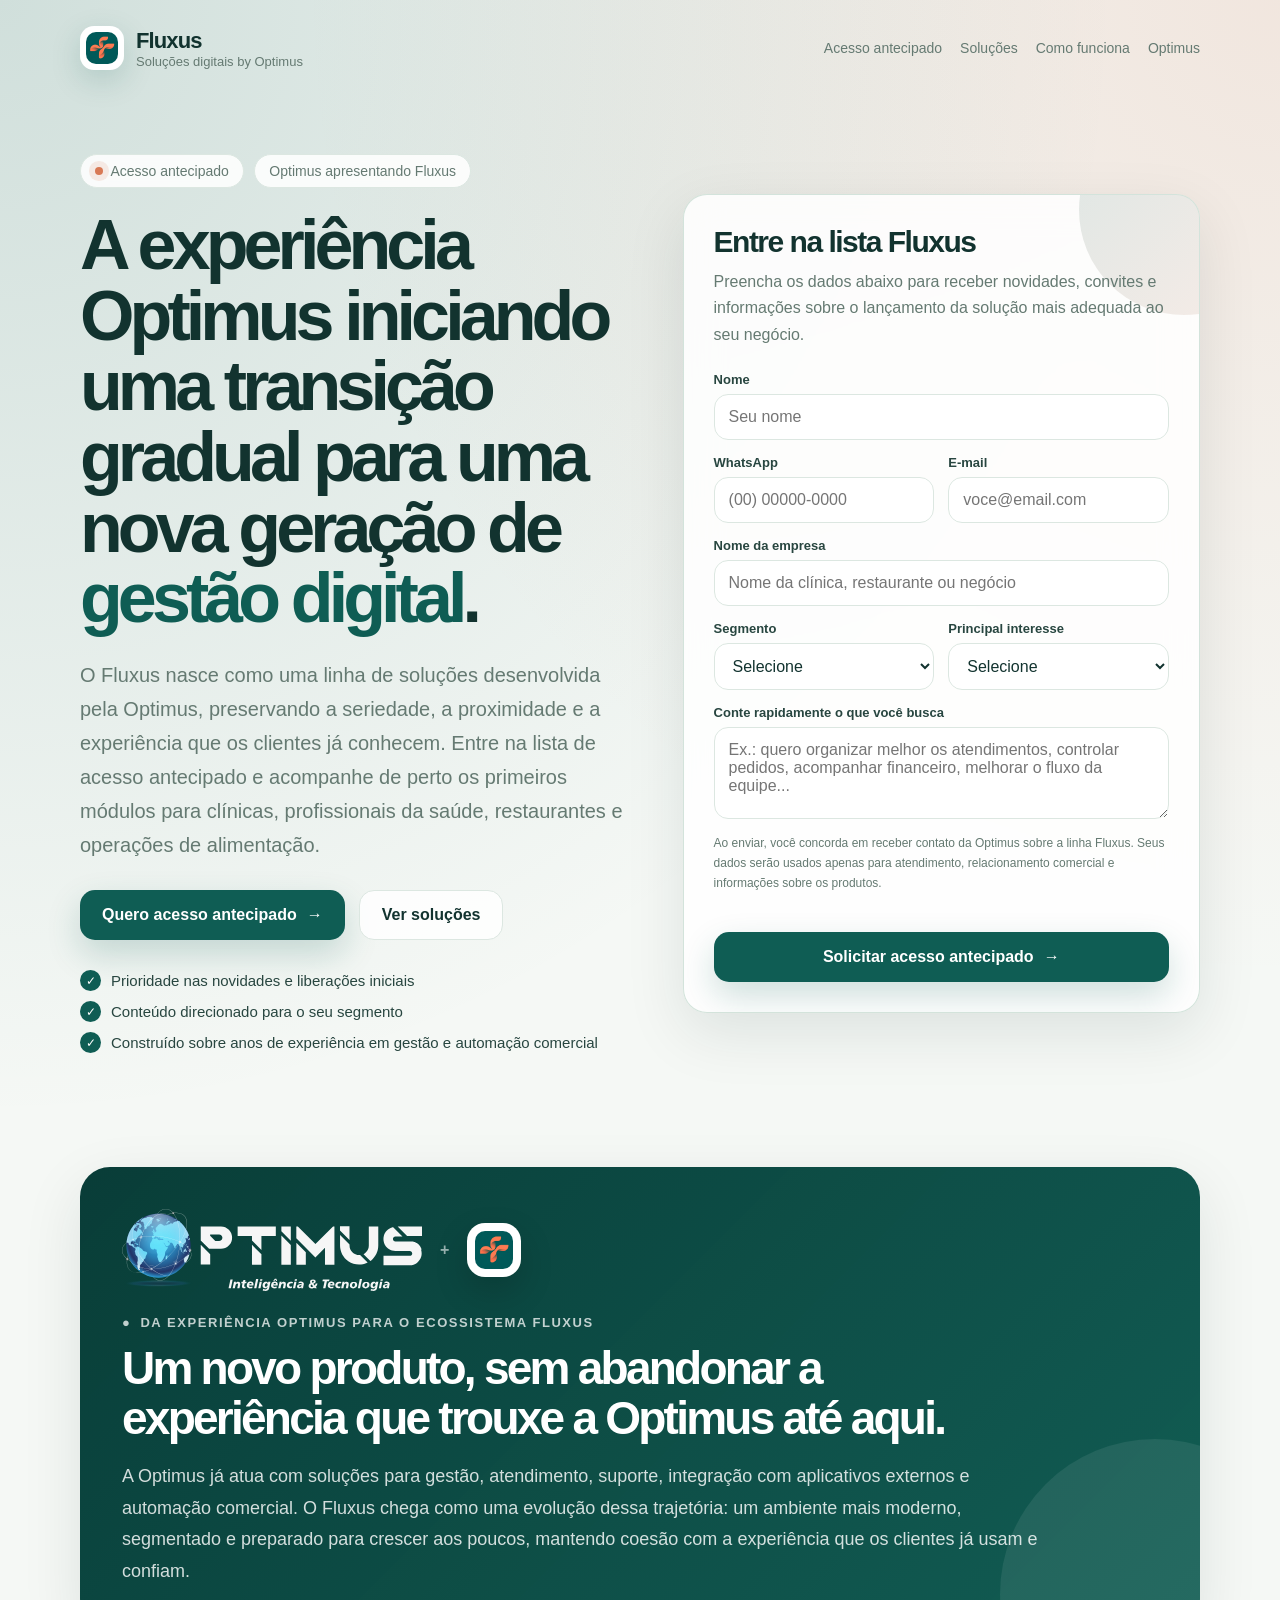
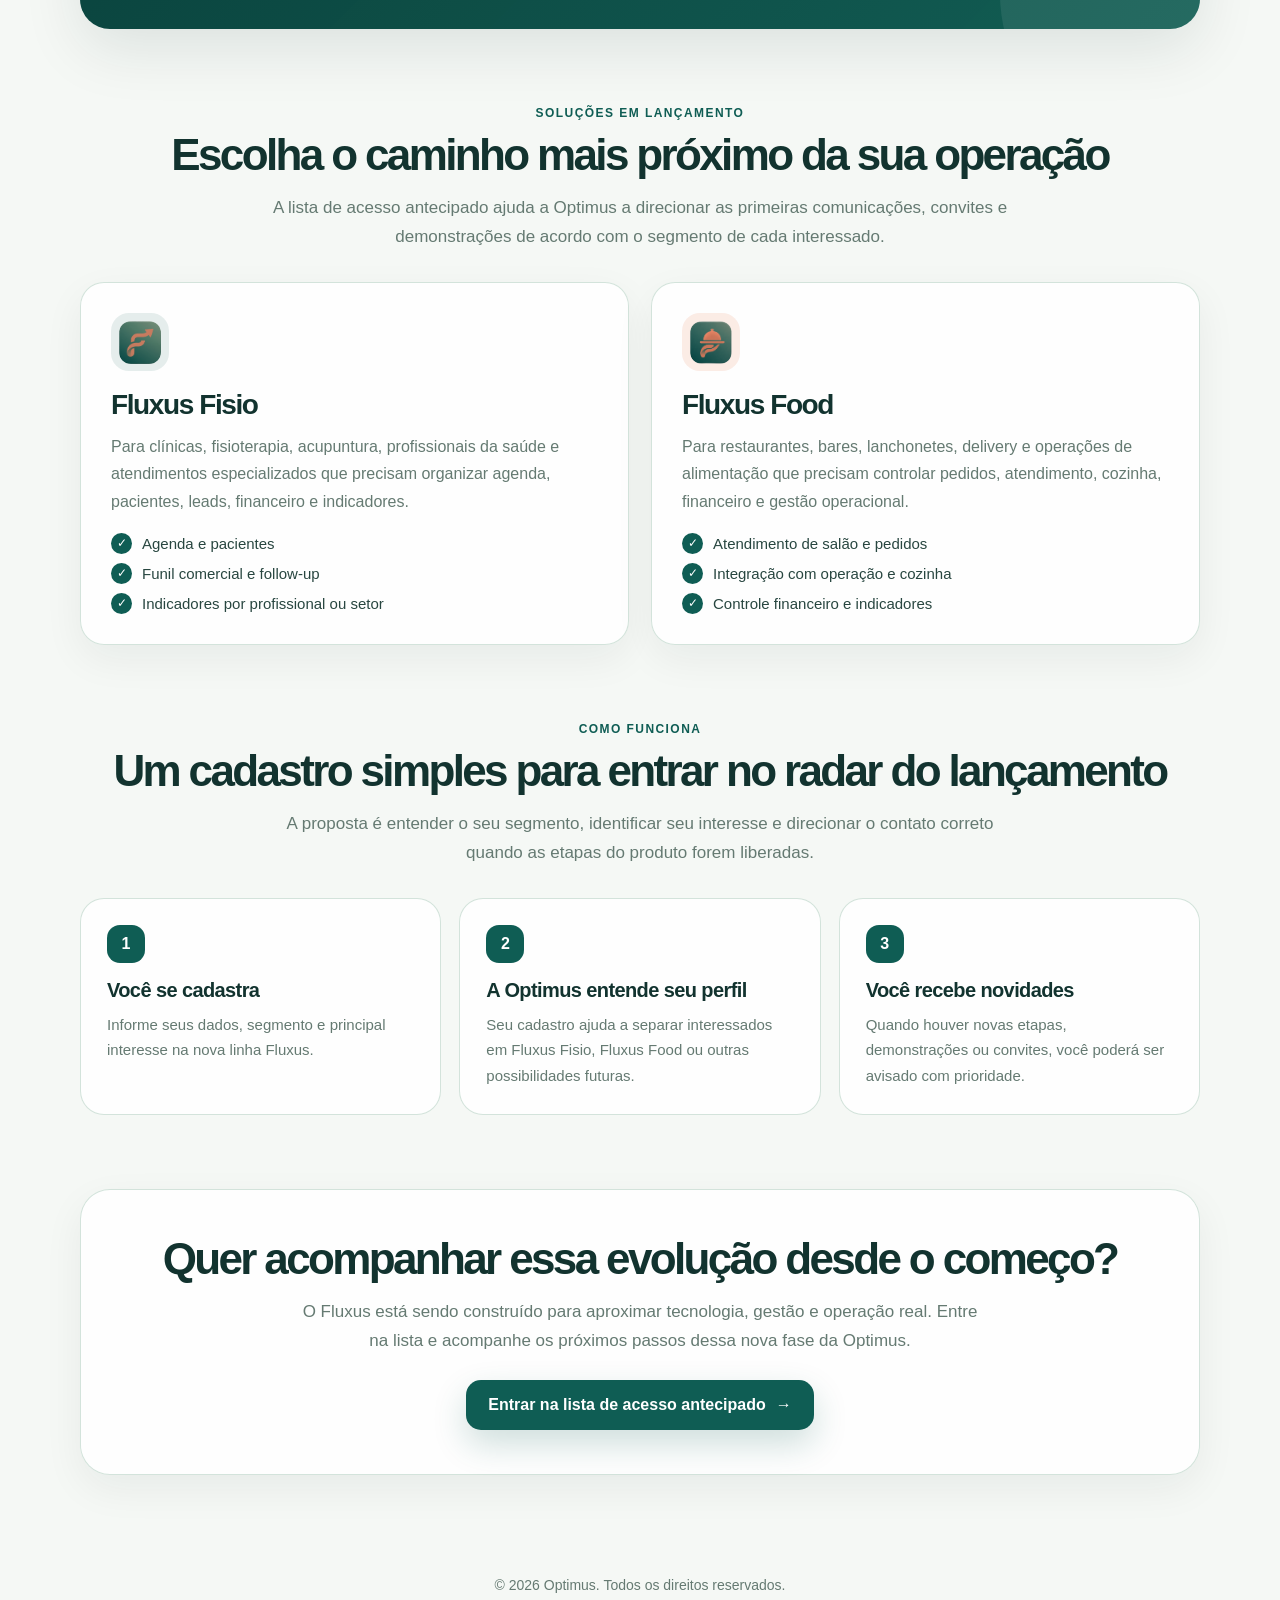
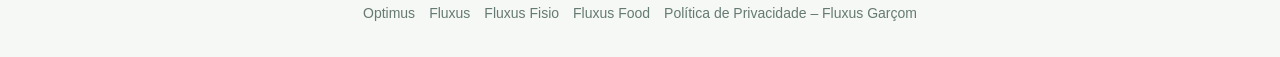
<file: acesso-antecipado.html>
<!DOCTYPE html>
<html lang="pt-BR">

<head>
    <meta charset="UTF-8" />
    <meta name="viewport" content="width=device-width, initial-scale=1.0" />

    <title>Acesso Antecipado Fluxus | Nova geração de soluções Optimus</title>

    <meta name="description"
        content="Entre na lista de acesso antecipado do Fluxus, a nova linha de soluções da Optimus para clínicas, restaurantes e negócios que precisam de gestão, operação e indicadores mais claros." />

    <meta name="keywords"
        content="Fluxus, Optimus, acesso antecipado Fluxus, sistema para clínicas, sistema para restaurantes, software de gestão, gestão para clínicas, gestão para restaurantes, automação comercial" />

    <meta name="author" content="Optimus" />
    <meta name="robots" content="index, follow, max-image-preview:large" />
    <link rel="canonical" href="https://www.usefluxus.com.br/acesso-antecipado" />
    <link rel="icon" href="/assets/favicon.ico" sizes="any" />
    <link rel="icon" type="image/png" sizes="32x32" href="/assets/favicon-32x32.png" />
    <link rel="icon" type="image/png" sizes="16x16" href="/assets/favicon-16x16.png" />
    <link rel="apple-touch-icon" sizes="180x180" href="/assets/apple-touch-icon.png" />
    <meta property="og:type" content="website" />
    <meta property="og:locale" content="pt_BR" />
    <meta property="og:site_name" content="Fluxus by Optimus" />
    <meta property="og:title" content="Acesso Antecipado Fluxus | Nova geração de soluções Optimus" />
    <meta property="og:description"
        content="O Fluxus é a nova linha de soluções digitais da Optimus para negócios que precisam de controle, agilidade e crescimento." />
    <meta property="og:url" content="https://www.usefluxus.com.br/acesso-antecipado" />
    <meta property="og:image" content="https://www.usefluxus.com.br/assets/fluxus-og.png" />
    <meta property="og:image:alt" content="Fluxus by Optimus - acesso antecipado" />

    <meta name="twitter:card" content="summary_large_image" />
    <meta name="twitter:title" content="Acesso Antecipado Fluxus" />
    <meta name="twitter:description"
        content="Entre na lista de acesso antecipado da nova linha de soluções digitais da Optimus." />
    <meta name="twitter:image" content="https://www.usefluxus.com.br/assets/fluxus-og.png" />

    <meta name="theme-color" content="#0f5d54" />

    <script type="application/ld+json">
  {
    "@context": "https://schema.org",
    "@type": "WebPage",
    "@id": "https://www.usefluxus.com.br/acesso-antecipado#webpage",
    "url": "https://www.usefluxus.com.br/acesso-antecipado",
    "name": "Acesso Antecipado Fluxus",
    "description": "Página de cadastro para acesso antecipado à Fluxus, nova linha de soluções digitais da Optimus para clínicas, restaurantes e negócios em movimento.",
    "inLanguage": "pt-BR",
    "isPartOf": {
      "@type": "WebSite",
      "name": "Fluxus",
      "url": "https://www.usefluxus.com.br/"
    },
    "about": {
      "@type": "Brand",
      "name": "Fluxus"
    },
    "publisher": {
      "@type": "Organization",
      "name": "Optimus",
      "url": "https://www.optimusinttec.com.br/"
    }
  }
  </script>

    <style>
        :root {
            --optimus-dark: #093d38;
            --optimus-blue: #0f5d54;
            --optimus-soft: #eef7f4;

            --fluxus-blue: #0f5d54;
            --fluxus-green: #62b6a7;
            --fluxus-orange: #e26f3f;

            --bg: #f5f8f5;
            --bg-soft: #fffdf9;
            --card: rgba(255, 255, 255, 0.86);
            --card-strong: #ffffff;
            --text: #12332f;
            --muted: #657a72;
            --border: #dce7e1;
            --card-border: rgba(207, 224, 216, 0.9);
            --feature-text: #284640;

            --shadow: 0 20px 60px rgba(7, 39, 35, 0.10);
            --brand-shadow: 0 10px 30px rgba(15, 93, 84, 0.18);
            --radius: 24px;
        }

        * {
            box-sizing: border-box;
            margin: 0;
            padding: 0;
        }

        html {
            scroll-behavior: smooth;
        }

        body {
            min-height: 100vh;
            font-family: Arial, Helvetica, sans-serif;
            color: var(--text);
            background:
                radial-gradient(circle at top left, rgba(15, 93, 84, 0.16), transparent 32%),
                radial-gradient(circle at top right, rgba(216, 121, 85, 0.14), transparent 28%),
                var(--bg);
        }

        a {
            color: inherit;
            text-decoration: none;
        }

        img {
            max-width: 100%;
            height: auto;
        }

        button,
        input,
        select,
        textarea {
            font: inherit;
        }

        .page {
            width: min(1120px, calc(100% - 32px));
            margin: 0 auto;
        }

        .skip-link {
            position: absolute;
            top: -100px;
            left: 16px;
            background: var(--fluxus-blue);
            color: white;
            padding: 10px 14px;
            border-radius: 10px;
            z-index: 100;
            transition: top 0.2s ease;
        }

        .skip-link:focus {
            top: 16px;
        }

        header {
            padding: 26px 0;
        }

        .navbar {
            display: flex;
            align-items: center;
            justify-content: space-between;
            gap: 24px;
        }

        .brand-fusion {
            display: flex;
            align-items: center;
            gap: 12px;
        }

        .brand-mark {
            width: 44px;
            height: 44px;
            border-radius: 14px;
            background: var(--card-strong);
            display: grid;
            place-items: center;
            padding: 6px;
            box-shadow: var(--brand-shadow);
            flex: 0 0 auto;
            overflow: hidden;
        }

        .brand-mark img {
            width: 100%;
            height: 100%;
            object-fit: contain;
            border-radius: 10px;
        }

        .brand-copy strong {
            display: block;
            font-size: 22px;
            letter-spacing: -0.04em;
        }

        .brand-copy span {
            display: block;
            color: var(--muted);
            font-size: 13px;
        }

        .nav-links {
            display: flex;
            align-items: center;
            gap: 18px;
            color: var(--muted);
            font-size: 14px;
        }

        .nav-links a {
            transition: color 0.2s ease;
        }

        .nav-links a:hover,
        .nav-links a:focus {
            color: var(--fluxus-blue);
        }

        .hero {
            display: grid;
            grid-template-columns: minmax(0, 1.04fr) minmax(360px, 0.96fr);
            gap: 42px;
            align-items: center;
            padding: 58px 0 70px;
        }

        .badge-row {
            display: flex;
            flex-wrap: wrap;
            gap: 10px;
            margin-bottom: 22px;
        }

        .badge {
            display: inline-flex;
            align-items: center;
            gap: 8px;
            padding: 8px 14px;
            border-radius: 999px;
            border: 1px solid var(--border);
            background: var(--card);
            color: var(--muted);
            font-size: 14px;
            backdrop-filter: blur(12px);
        }

        .badge-dot {
            width: 8px;
            height: 8px;
            border-radius: 999px;
            background: #d87955;
            box-shadow: 0 0 0 6px rgba(216, 121, 85, 0.14);
        }

        h1 {
            max-width: 760px;
            font-size: clamp(40px, 5.8vw, 70px);
            line-height: 1.01;
            letter-spacing: -0.07em;
            margin-bottom: 24px;
        }

        h1 span {
            color: var(--fluxus-blue);
        }

        .hero-text {
            max-width: 690px;
            color: var(--muted);
            font-size: clamp(17px, 2vw, 20px);
            line-height: 1.7;
            margin-bottom: 28px;
        }

        .hero-actions {
            display: flex;
            flex-wrap: wrap;
            gap: 14px;
            align-items: center;
            margin-bottom: 30px;
        }

        .button {
            display: inline-flex;
            align-items: center;
            justify-content: center;
            gap: 10px;
            min-height: 50px;
            padding: 0 22px;
            border-radius: 15px;
            border: none;
            cursor: pointer;
            font-weight: 800;
            transition:
                transform 0.2s ease,
                filter 0.2s ease,
                box-shadow 0.2s ease;
        }

        .button-primary {
            background: var(--fluxus-blue);
            color: white;
            box-shadow: 0 14px 34px rgba(15, 93, 84, 0.20);
        }

        .button-secondary {
            background: var(--card);
            color: var(--text);
            border: 1px solid var(--border);
        }

        .button:hover,
        .button:focus {
            transform: translateY(-2px);
            filter: brightness(0.98);
        }

        .trust-list {
            display: grid;
            gap: 10px;
            color: var(--feature-text);
            font-size: 15px;
        }

        .trust-item {
            display: flex;
            align-items: center;
            gap: 10px;
        }

        .check {
            width: 21px;
            height: 21px;
            border-radius: 999px;
            display: grid;
            place-items: center;
            background: var(--fluxus-blue);
            color: white;
            font-size: 12px;
            flex: 0 0 auto;
        }

        .lead-card {
            position: relative;
            padding: 30px;
            border-radius: var(--radius);
            background: var(--card);
            border: 1px solid var(--card-border);
            box-shadow: var(--shadow);
            overflow: hidden;
            backdrop-filter: blur(18px);
        }

        .lead-card::before {
            content: "";
            position: absolute;
            top: -90px;
            right: -90px;
            width: 210px;
            height: 210px;
            border-radius: 50%;
            background: linear-gradient(135deg, rgba(15, 93, 84, 0.14), rgba(216, 121, 85, 0.12));
        }

        .lead-card-content {
            position: relative;
            z-index: 1;
        }

        .lead-card h2 {
            font-size: 30px;
            letter-spacing: -0.05em;
            margin-bottom: 10px;
        }

        .lead-card p {
            color: var(--muted);
            line-height: 1.65;
            margin-bottom: 24px;
        }

        .lead-form {
            display: grid;
            gap: 15px;
        }

        .field-group {
            display: grid;
            gap: 7px;
        }

        label {
            font-size: 13px;
            color: var(--feature-text);
            font-weight: 700;
        }

        input,
        select,
        textarea {
            width: 100%;
            border: 1px solid var(--border);
            border-radius: 14px;
            padding: 13px 14px;
            background: var(--card-strong);
            color: var(--text);
            outline: none;
            transition:
                border-color 0.2s ease,
                box-shadow 0.2s ease;
        }

        input:focus,
        select:focus,
        textarea:focus {
            border-color: rgba(15, 93, 84, 0.55);
            box-shadow: 0 0 0 4px rgba(15, 93, 84, 0.10);
        }

        textarea {
            min-height: 92px;
            resize: vertical;
        }

        .form-row {
            display: grid;
            grid-template-columns: 1fr 1fr;
            gap: 14px;
        }

        .bot-field {
            position: absolute;
            left: -100vw;
            width: 1px;
            height: 1px;
            overflow: hidden;
            opacity: 0;
            pointer-events: none;
        }

        .privacy {
            color: var(--muted);
            font-size: 12px;
            line-height: 1.55;
        }

        .privacy a {
            color: var(--fluxus-blue);
            font-weight: 700;
        }

        .form-status {
            display: none;
            padding: 12px 14px;
            border-radius: 14px;
            font-size: 14px;
            line-height: 1.5;
        }

        .form-status.success {
            display: block;
            background: rgba(16, 185, 129, 0.12);
            color: #047857;
            border: 1px solid rgba(16, 185, 129, 0.22);
        }

        .form-status.error {
            display: block;
            background: rgba(239, 68, 68, 0.10);
            color: #b91c1c;
            border: 1px solid rgba(239, 68, 68, 0.20);
        }

        .transition-band {
            padding: 44px 0 74px;
        }

        .fusion-panel {
            border-radius: 30px;
            background:
                linear-gradient(135deg, rgba(9, 61, 56, 0.96), rgba(18, 96, 86, 0.92)),
                var(--optimus-dark);
            color: white;
            padding: 42px;
            box-shadow: var(--shadow);
            overflow: hidden;
            position: relative;
        }

        .fusion-panel::after {
            content: "";
            position: absolute;
            right: -110px;
            bottom: -120px;
            width: 310px;
            height: 310px;
            border-radius: 50%;
            background: rgba(255, 255, 255, 0.08);
        }

        .fusion-content {
            position: relative;
            z-index: 1;
            max-width: 920px;
        }

        .brand-transition {
            display: flex;
            align-items: center;
            gap: 18px;
            margin-bottom: 22px;
        }

        .optimus-wordmark {
            display: block;
            width: min(300px, 62vw);
            max-height: 150px;
            object-fit: contain;
        }

        .brand-transition-logo {
            width: 54px;
            height: 54px;
            border-radius: 18px;
            background: white;
            padding: 8px;
            display: grid;
            place-items: center;
            box-shadow: 0 14px 34px rgba(0, 0, 0, 0.16);
            overflow: hidden;
        }

        .brand-transition-logo img {
            width: 100%;
            height: 100%;
            object-fit: contain;
            border-radius: 10px;
        }

        .brand-transition-arrow {
            color: rgba(255, 255, 255, 0.58);
            font-weight: 800;
        }

        .fusion-label {
            display: inline-flex;
            align-items: center;
            gap: 9px;
            margin-bottom: 14px;
            color: rgba(255, 255, 255, 0.75);
            font-size: 13px;
            text-transform: uppercase;
            font-weight: 800;
            letter-spacing: 0.12em;
        }

        .fusion-panel h2 {
            font-size: clamp(28px, 4vw, 46px);
            line-height: 1.08;
            letter-spacing: -0.06em;
            margin-bottom: 18px;
        }

        .fusion-panel p {
            color: rgba(255, 255, 255, 0.82);
            font-size: 18px;
            line-height: 1.75;
        }

        .segments {
            padding: 0 0 74px;
        }

        .section-heading {
            text-align: center;
            margin-bottom: 30px;
        }

        .section-heading small {
            display: inline-block;
            color: var(--fluxus-blue);
            font-weight: 800;
            text-transform: uppercase;
            letter-spacing: 0.12em;
            font-size: 12px;
            margin-bottom: 10px;
        }

        .section-heading h2 {
            font-size: clamp(30px, 4vw, 44px);
            letter-spacing: -0.06em;
            margin-bottom: 14px;
        }

        .section-heading p {
            max-width: 740px;
            margin: 0 auto;
            color: var(--muted);
            line-height: 1.7;
            font-size: 17px;
        }

        .segment-grid {
            display: grid;
            grid-template-columns: repeat(2, minmax(0, 1fr));
            gap: 22px;
        }

        .segment-card {
            padding: 30px;
            border-radius: var(--radius);
            background: var(--card);
            border: 1px solid var(--card-border);
            box-shadow: 0 14px 40px rgba(7, 39, 35, 0.06);
        }

        .segment-icon {
            width: 58px;
            height: 58px;
            border-radius: 18px;
            display: grid;
            place-items: center;
            padding: 8px;
            margin-bottom: 18px;
            overflow: hidden;
        }

        .segment-icon img {
            width: 100%;
            height: 100%;
            object-fit: contain;
            border-radius: 12px;
        }

        .fisio-icon {
            background: rgba(15, 93, 84, 0.10);
        }

        .food-icon {
            background: rgba(226, 111, 63, 0.13);
        }

        .segment-card h3 {
            font-size: 28px;
            letter-spacing: -0.05em;
            margin-bottom: 12px;
        }

        .segment-card p {
            color: var(--muted);
            line-height: 1.7;
            margin-bottom: 18px;
        }

        .mini-list {
            display: grid;
            gap: 9px;
            color: var(--feature-text);
            font-size: 15px;
        }

        .how-it-works {
            padding-bottom: 74px;
        }

        .steps {
            display: grid;
            grid-template-columns: repeat(3, minmax(0, 1fr));
            gap: 18px;
        }

        .step {
            background: var(--card);
            border: 1px solid var(--card-border);
            border-radius: 24px;
            padding: 26px;
        }

        .step-number {
            width: 38px;
            height: 38px;
            border-radius: 13px;
            display: grid;
            place-items: center;
            color: white;
            background: var(--fluxus-blue);
            font-weight: 800;
            margin-bottom: 16px;
        }

        .step h3 {
            font-size: 20px;
            letter-spacing: -0.03em;
            margin-bottom: 10px;
        }

        .step p {
            color: var(--muted);
            line-height: 1.7;
            font-size: 15px;
        }

        .final-cta {
            padding-bottom: 76px;
        }

        .final-box {
            text-align: center;
            border-radius: 30px;
            padding: 44px 28px;
            background: var(--card);
            border: 1px solid var(--card-border);
            box-shadow: 0 14px 40px rgba(7, 39, 35, 0.06);
        }

        .final-box h2 {
            font-size: clamp(28px, 4vw, 44px);
            letter-spacing: -0.06em;
            margin-bottom: 14px;
        }

        .final-box p {
            max-width: 680px;
            margin: 0 auto 24px;
            color: var(--muted);
            line-height: 1.7;
            font-size: 17px;
        }

        footer {
            padding: 26px 0 36px;
            text-align: center;
            color: var(--muted);
            font-size: 14px;
        }

        .footer-links {
            margin-top: 12px;
            display: flex;
            justify-content: center;
            flex-wrap: wrap;
            gap: 14px;
        }

        .footer-links a:hover {
            color: var(--fluxus-blue);
        }

        .fade-in {
            opacity: 0;
            transform: translateY(18px);
            transition:
                opacity 0.6s ease,
                transform 0.6s ease;
        }

        .fade-in.visible {
            opacity: 1;
            transform: translateY(0);
        }

        @media (prefers-reduced-motion: reduce) {
            html {
                scroll-behavior: auto;
            }

            .fade-in {
                opacity: 1;
                transform: none;
                transition: none;
            }

            .button {
                transition: none;
            }
        }

        @media (max-width: 940px) {
            .hero {
                grid-template-columns: 1fr;
                padding-top: 38px;
            }

            .lead-card {
                max-width: 680px;
            }

            .steps {
                grid-template-columns: 1fr;
            }
        }

        @media (max-width: 760px) {
            .nav-links {
                display: none;
            }

            .hero {
                padding-bottom: 52px;
            }

            .form-row {
                grid-template-columns: 1fr;
            }

            .segment-grid {
                grid-template-columns: 1fr;
            }

            .fusion-panel {
                padding: 32px 24px;
            }

            .brand-transition {
                align-items: flex-start;
                flex-direction: column;
                gap: 12px;
            }

            .brand-transition-arrow {
                display: none;
            }

            .lead-card {
                padding: 24px;
            }

            .brand-copy strong {
                font-size: 19px;
            }
        }
    </style>
</head>

<body>
    <a class="skip-link" href="#conteudo-principal">Ir para o conteúdo principal</a>

    <header class="page">
        <nav class="navbar" aria-label="Menu principal">
            <a href="https://www.usefluxus.com.br/" class="brand-fusion" aria-label="Página inicial Fluxus">
                <div class="brand-mark">
                    <img src="assets/brand/fluxus.png" alt="Fluxus" />
                </div>

                <div class="brand-copy">
                    <strong>Fluxus</strong>
                    <span>Soluções digitais by Optimus</span>
                </div>
            </a>

            <div class="nav-links">
                <a href="#acesso">Acesso antecipado</a>
                <a href="#segmentos">Soluções</a>
                <a href="#como-funciona">Como funciona</a>
                <a href="https://www.optimusinttec.com.br/">Optimus</a>
            </div>
        </nav>
    </header>

    <main id="conteudo-principal">
        <section class="hero page">
            <div class="hero-content fade-in">
                <div class="badge-row">
                    <div class="badge">
                        <span class="badge-dot" aria-hidden="true"></span>
                        Acesso antecipado
                    </div>

                    <div class="badge">
                        Optimus apresentando Fluxus
                    </div>
                </div>

                <h1>
                    A experiência Optimus iniciando uma transição gradual para uma nova geração de <span>gestão digital</span>.
                </h1>

                <p class="hero-text">
                    O Fluxus nasce como uma linha de soluções desenvolvida pela Optimus,
                    preservando a seriedade, a proximidade e a experiência que os clientes
                    já conhecem. Entre na lista de acesso antecipado e acompanhe de perto
                    os primeiros módulos para clínicas, profissionais da saúde, restaurantes
                    e operações de alimentação.
                </p>

                <div class="hero-actions">
                    <a class="button button-primary" href="#acesso">
                        Quero acesso antecipado
                        <span aria-hidden="true">→</span>
                    </a>

                    <a class="button button-secondary" href="#segmentos">
                        Ver soluções
                    </a>
                </div>

                <div class="trust-list" aria-label="Destaques da campanha">
                    <div class="trust-item">
                        <span class="check" aria-hidden="true">✓</span>
                        Prioridade nas novidades e liberações iniciais
                    </div>

                    <div class="trust-item">
                        <span class="check" aria-hidden="true">✓</span>
                        Conteúdo direcionado para o seu segmento
                    </div>

                    <div class="trust-item">
                        <span class="check" aria-hidden="true">✓</span>
                        Construído sobre anos de experiência em gestão e automação comercial
                    </div>
                </div>
            </div>

            <aside id="acesso" class="lead-card fade-in" aria-labelledby="titulo-formulario">
                <div class="lead-card-content">
                    <h2 id="titulo-formulario">Entre na lista Fluxus</h2>

                    <p>
                        Preencha os dados abaixo para receber novidades, convites e
                        informações sobre o lançamento da solução mais adequada ao seu negócio.
                    </p>

                    <form id="leadForm" class="lead-form" action="https://www.api.optimusinttec.com.br/Leads" method="POST">
                        <input type="hidden" name="origem" value="landing_acesso_antecipado_fluxus" />
                        <input type="hidden" name="produto" value="Fluxus" />

                        <div class="bot-field" aria-hidden="true">
                            <label for="website">Site</label>
                            <input id="website" name="website" type="text" tabindex="-1" autocomplete="off" />
                        </div>

                        <div class="field-group">
                            <label for="nome">Nome</label>
                            <input id="nome" name="nome" type="text" autocomplete="name" placeholder="Seu nome"
                                required />
                        </div>

                        <div class="form-row">
                            <div class="field-group">
                                <label for="telefone">WhatsApp</label>
                                <input id="telefone" name="telefone" type="tel" autocomplete="tel"
                                    placeholder="(00) 00000-0000" required />
                            </div>

                            <div class="field-group">
                                <label for="email">E-mail</label>
                                <input id="email" name="email" type="email" autocomplete="email"
                                    placeholder="voce@email.com" required />
                            </div>
                        </div>

                        <div class="field-group">
                            <label for="empresa">Nome da empresa</label>
                            <input id="empresa" name="empresa" type="text" autocomplete="organization"
                                placeholder="Nome da clínica, restaurante ou negócio" required />
                        </div>

                        <div class="form-row">
                            <div class="field-group">
                                <label for="segmento">Segmento</label>
                                <select id="segmento" name="segmento" required>
                                    <option value="">Selecione</option>
                                    <option value="clinica_fisioterapia">Clínica / Fisioterapia / Saúde</option>
                                    <option value="restaurante_alimentacao">Restaurante / Bar / Lanchonete</option>
                                    <option value="outro_comercio">Outro comércio</option>
                                    <option value="ainda_nao_sei">Ainda não sei</option>
                                </select>
                            </div>

                            <div class="field-group">
                                <label for="interesse">Principal interesse</label>
                                <select id="interesse" name="interesse" required>
                                    <option value="">Selecione</option>
                                    <option value="gestao_operacional">Gestão operacional</option>
                                    <option value="financeiro_indicadores">Financeiro e indicadores</option>
                                    <option value="agenda_atendimento">Agenda e atendimento</option>
                                    <option value="pedidos_delivery">Pedidos, salão e delivery</option>
                                    <option value="modernizacao_sistema">Modernização do sistema atual</option>
                                </select>
                            </div>
                        </div>

                        <div class="field-group">
                            <label for="mensagem">Conte rapidamente o que você busca</label>
                            <textarea id="mensagem" name="mensagem"
                                placeholder="Ex.: quero organizar melhor os atendimentos, controlar pedidos, acompanhar financeiro, melhorar o fluxo da equipe..."></textarea>
                        </div>

                        <p class="privacy">
                            Ao enviar, você concorda em receber contato da Optimus sobre a
                            linha Fluxus. Seus dados serão usados apenas para atendimento,
                            relacionamento comercial e informações sobre os produtos.
                        </p>

                        <button class="button button-primary" type="submit">
                            Solicitar acesso antecipado
                            <span aria-hidden="true">→</span>
                        </button>

                        <div id="formStatus" class="form-status" role="status" aria-live="polite"></div>
                    </form>
                </div>
            </aside>
        </section>

        <section class="transition-band page" aria-labelledby="titulo-transicao">
            <div class="fusion-panel fade-in">
                <div class="fusion-content">
                    <div class="brand-transition">
                        <img class="optimus-wordmark" src="assets/LogoCompleto.svg" alt="Optimus" />
                        <span class="brand-transition-arrow">+</span>
                        <span class="brand-transition-logo">
                            <img src="assets/brand/fluxus.png" alt="Fluxus" />
                        </span>
                    </div>

                    <div class="fusion-label">
                        <span aria-hidden="true">●</span>
                        Da experiência Optimus para o ecossistema Fluxus
                    </div>

                    <h2 id="titulo-transicao">
                        Um novo produto, sem abandonar a experiência que trouxe a Optimus até aqui.
                    </h2>

                    <p>
                        A Optimus já atua com soluções para gestão, atendimento, suporte,
                        integração com aplicativos externos e automação comercial. O Fluxus
                        chega como uma evolução dessa trajetória: um ambiente mais moderno,
                        segmentado e preparado para crescer aos poucos, mantendo coesão com
                        a experiência que os clientes já usam e confiam.
                    </p>
                </div>
            </div>
        </section>

        <section id="segmentos" class="segments page" aria-labelledby="titulo-segmentos">
            <div class="section-heading fade-in">
                <small>Soluções em lançamento</small>

                <h2 id="titulo-segmentos">
                    Escolha o caminho mais próximo da sua operação
                </h2>

                <p>
                    A lista de acesso antecipado ajuda a Optimus a direcionar as primeiras
                    comunicações, convites e demonstrações de acordo com o segmento de cada interessado.
                </p>
            </div>

            <div class="segment-grid">
                <article class="segment-card fade-in">
                    <div class="segment-icon fisio-icon">
                        <img src="assets/products/fluxus-fisio.png" alt="Fluxus Fisio" />
                    </div>

                    <h3>Fluxus Fisio</h3>

                    <p>
                        Para clínicas, fisioterapia, acupuntura, profissionais da saúde e
                        atendimentos especializados que precisam organizar agenda, pacientes,
                        leads, financeiro e indicadores.
                    </p>

                    <div class="mini-list">
                        <div class="trust-item">
                            <span class="check" aria-hidden="true">✓</span>
                            Agenda e pacientes
                        </div>

                        <div class="trust-item">
                            <span class="check" aria-hidden="true">✓</span>
                            Funil comercial e follow-up
                        </div>

                        <div class="trust-item">
                            <span class="check" aria-hidden="true">✓</span>
                            Indicadores por profissional ou setor
                        </div>
                    </div>
                </article>

                <article class="segment-card fade-in">
                    <div class="segment-icon food-icon">
                        <img src="assets/products/fluxus-food.png" alt="Fluxus Food" />
                    </div>

                    <h3>Fluxus Food</h3>

                    <p>
                        Para restaurantes, bares, lanchonetes, delivery e operações de
                        alimentação que precisam controlar pedidos, atendimento, cozinha,
                        financeiro e gestão operacional.
                    </p>

                    <div class="mini-list">
                        <div class="trust-item">
                            <span class="check" aria-hidden="true">✓</span>
                            Atendimento de salão e pedidos
                        </div>

                        <div class="trust-item">
                            <span class="check" aria-hidden="true">✓</span>
                            Integração com operação e cozinha
                        </div>

                        <div class="trust-item">
                            <span class="check" aria-hidden="true">✓</span>
                            Controle financeiro e indicadores
                        </div>
                    </div>
                </article>
            </div>
        </section>

        <section id="como-funciona" class="how-it-works page" aria-labelledby="titulo-como-funciona">
            <div class="section-heading fade-in">
                <small>Como funciona</small>

                <h2 id="titulo-como-funciona">
                    Um cadastro simples para entrar no radar do lançamento
                </h2>

                <p>
                    A proposta é entender o seu segmento, identificar seu interesse e
                    direcionar o contato correto quando as etapas do produto forem liberadas.
                </p>
            </div>

            <div class="steps">
                <article class="step fade-in">
                    <div class="step-number">1</div>
                    <h3>Você se cadastra</h3>
                    <p>
                        Informe seus dados, segmento e principal interesse na nova linha
                        Fluxus.
                    </p>
                </article>

                <article class="step fade-in">
                    <div class="step-number">2</div>
                    <h3>A Optimus entende seu perfil</h3>
                    <p>
                        Seu cadastro ajuda a separar interessados em Fluxus Fisio, Fluxus
                        Food ou outras possibilidades futuras.
                    </p>
                </article>

                <article class="step fade-in">
                    <div class="step-number">3</div>
                    <h3>Você recebe novidades</h3>
                    <p>
                        Quando houver novas etapas, demonstrações ou convites, você poderá
                        ser avisado com prioridade.
                    </p>
                </article>
            </div>
        </section>

        <section class="final-cta page" aria-labelledby="titulo-final">
            <div class="final-box fade-in">
                <h2 id="titulo-final">Quer acompanhar essa evolução desde o começo?</h2>

                <p>
                    O Fluxus está sendo construído para aproximar tecnologia, gestão e
                    operação real. Entre na lista e acompanhe os próximos passos dessa nova
                    fase da Optimus.
                </p>

                <a class="button button-primary" href="#acesso">
                    Entrar na lista de acesso antecipado
                    <span aria-hidden="true">→</span>
                </a>
            </div>
        </section>
    </main>

    <footer class="page">
        <p>
            © <span id="year">2026</span> Optimus. Todos os direitos reservados.
        </p>

        <nav class="footer-links" aria-label="Links de rodapé">
            <a href="https://www.optimusinttec.com.br/">Optimus</a>
            <a href="https://www.usefluxus.com.br/">Fluxus</a>
            <a href="https://www.fisio.usefluxus.com.br/">Fluxus Fisio</a>
            <a href="https://www.food.usefluxus.com.br/">Fluxus Food</a>
            <a href="/politica-de-privacidade/fluxus-garcom/">Política de Privacidade – Fluxus Garçom</a>
        </nav>
    </footer>

    <script>
        document.getElementById("year").textContent = new Date().getFullYear();

        const phoneInput = document.getElementById("telefone");

        phoneInput.addEventListener("input", function (event) {
            let value = event.target.value.replace(/\D/g, "");

            if (value.length > 11) {
                value = value.slice(0, 11);
            }

            if (value.length > 10) {
                value = value.replace(/^(\d{2})(\d{5})(\d{4}).*/, "($1) $2-$3");
            } else if (value.length > 6) {
                value = value.replace(/^(\d{2})(\d{4})(\d{0,4}).*/, "($1) $2-$3");
            } else if (value.length > 2) {
                value = value.replace(/^(\d{2})(\d{0,5})/, "($1) $2");
            } else {
                value = value.replace(/^(\d*)/, "($1");
            }

            event.target.value = value;
        });

        const leadForm = document.getElementById("leadForm");
        const formStatus = document.getElementById("formStatus");

        leadForm.addEventListener("submit", async function (event) {
            event.preventDefault();

            const endpoint = leadForm.getAttribute("action");

            if (!endpoint) {
                formStatus.className = "form-status error";
                formStatus.textContent =
                    "O formulário ainda não possui um endpoint configurado.";

                return;
            }

            const submitButton = leadForm.querySelector("button[type='submit']");
            const originalText = submitButton.innerHTML;
            const formData = new FormData(leadForm);
            const payload = Object.fromEntries(formData.entries());

            if (payload.website && String(payload.website).trim().length > 0) {
                leadForm.reset();
                formStatus.className = "form-status success";
                formStatus.textContent =
                    "Cadastro recebido com sucesso! Em breve a Optimus poderá entrar em contato com você sobre a linha Fluxus.";
                return;
            }

            payload.telefone = payload.telefone ? String(payload.telefone).replace(/\D/g, "") : "";
            payload.empresa = payload.empresa ? String(payload.empresa).trim() : "";
            payload.nome = payload.nome ? String(payload.nome).trim() : "";
            payload.email = payload.email ? String(payload.email).trim().toLowerCase() : "";
            payload.segmento = payload.segmento ? String(payload.segmento).trim() : "";
            payload.interesse = payload.interesse ? String(payload.interesse).trim() : "";
            payload.mensagem = payload.mensagem ? String(payload.mensagem).trim() : "";
            payload.restaurante = payload.empresa;
            payload.fone = payload.telefone;

            submitButton.disabled = true;
            submitButton.innerHTML = "Enviando...";

            try {
                const response = await fetch(endpoint, {
                    method: "POST",
                    headers: {
                        "Accept": "application/json",
                        "Content-Type": "application/json"
                    },
                    body: JSON.stringify(payload)
                });

                const result = await response.json().catch(function () {
                    return {};
                });

                if (!response.ok) {
                    throw new Error(result.error || result.message || "Erro ao enviar cadastro");
                }

                leadForm.reset();

                formStatus.className = "form-status success";
                formStatus.textContent =
                    "Cadastro recebido com sucesso! Em breve a Optimus poderá entrar em contato com você sobre a linha Fluxus.";
            } catch (error) {
                formStatus.className = "form-status error";
                formStatus.textContent =
                    error.message || "Não foi possível enviar agora. Tente novamente em instantes ou fale diretamente com a Optimus.";
            } finally {
                submitButton.disabled = false;
                submitButton.innerHTML = originalText;
            }
        });

        const observer = new IntersectionObserver(
            function (entries) {
                entries.forEach(function (entry) {
                    if (entry.isIntersecting) {
                        entry.target.classList.add("visible");
                    }
                });
            },
            {
                threshold: 0.14
            }
        );

        document.querySelectorAll(".fade-in").forEach(function (element) {
            observer.observe(element);
        });
    </script>
</body>

</html>
</file>
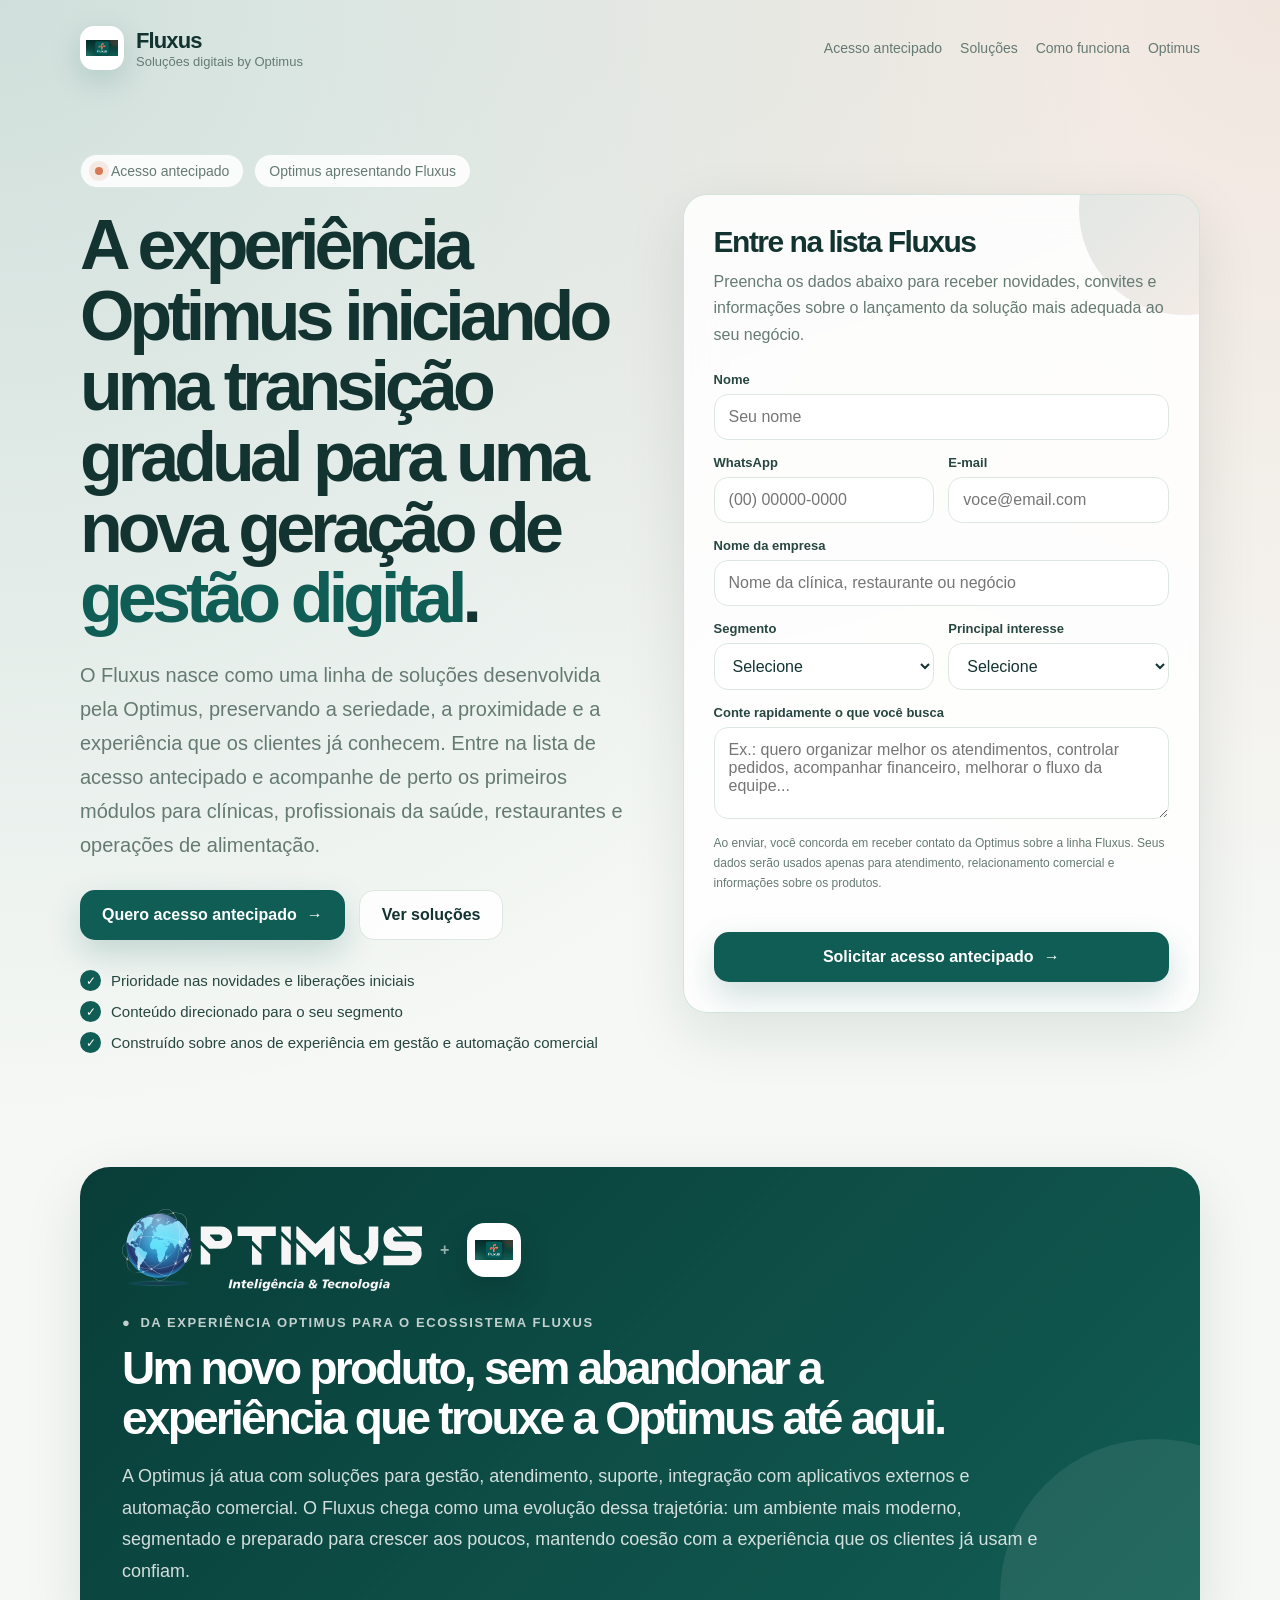
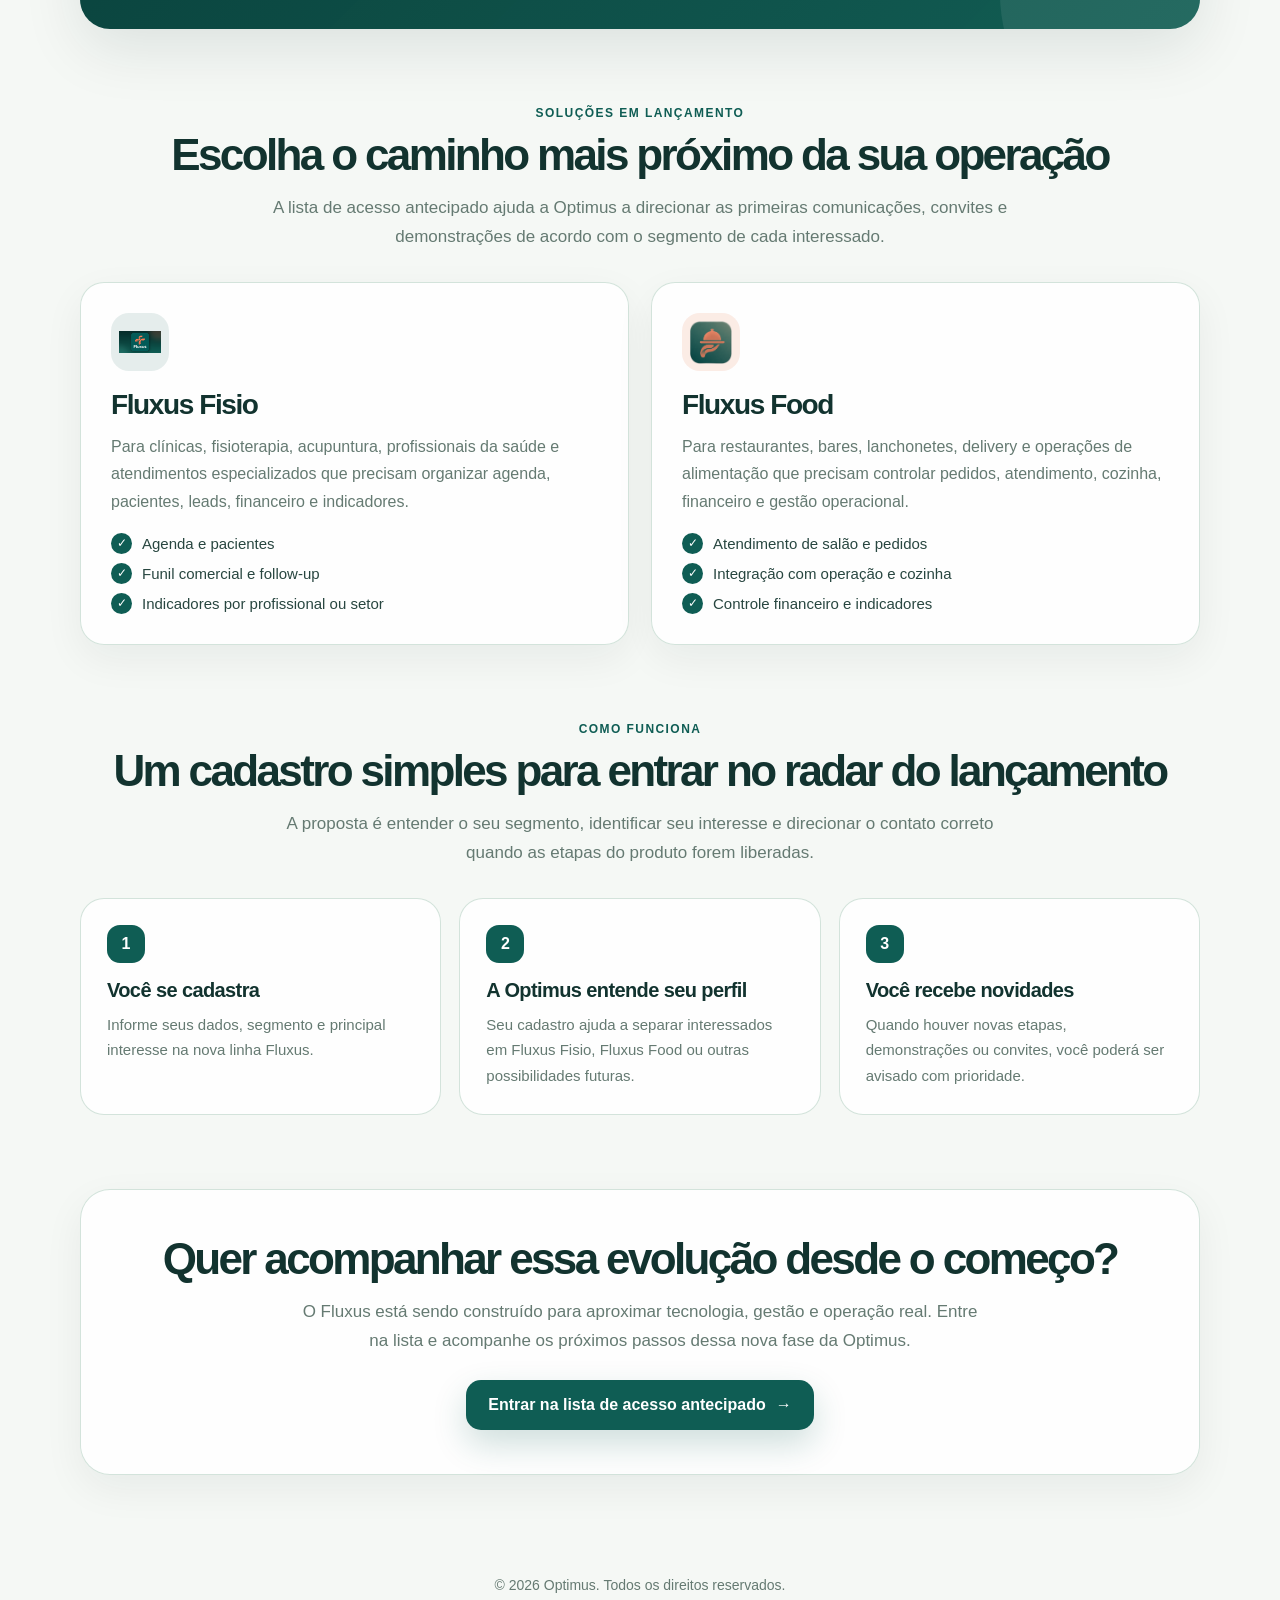
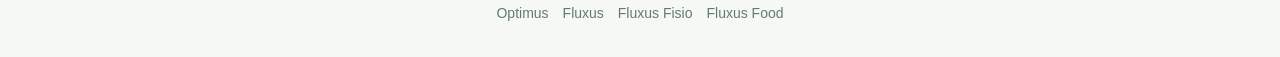
<file: antecipaLeads.html>
<!DOCTYPE html>
<html lang="pt-BR">

<head>
    <meta charset="UTF-8" />
    <meta name="viewport" content="width=device-width, initial-scale=1.0" />

    <title>Acesso Antecipado Fluxus | Nova geração de soluções Optimus</title>

    <meta name="description"
        content="Entre na lista de acesso antecipado do Fluxus, a nova linha de soluções da Optimus para clínicas, restaurantes e negócios que precisam de gestão, operação e indicadores mais claros." />

    <meta name="keywords"
        content="Fluxus, Optimus, acesso antecipado Fluxus, sistema para clínicas, sistema para restaurantes, software de gestão, gestão para clínicas, gestão para restaurantes, automação comercial" />

    <meta name="author" content="Optimus" />
    <meta name="robots" content="index, follow, max-image-preview:large" />
    <link rel="canonical" href="https://www.usefluxus.com.br/acesso-antecipado" />

    <meta property="og:type" content="website" />
    <meta property="og:locale" content="pt_BR" />
    <meta property="og:site_name" content="Fluxus by Optimus" />
    <meta property="og:title" content="Acesso Antecipado Fluxus | Nova geração de soluções Optimus" />
    <meta property="og:description"
        content="O Fluxus é a nova linha de soluções digitais da Optimus para negócios que precisam de controle, agilidade e crescimento." />
    <meta property="og:url" content="https://www.usefluxus.com.br/acesso-antecipado" />
    <meta property="og:image" content="https://www.usefluxus.com.br/assets/fluxus-og.png" />
    <meta property="og:image:alt" content="Fluxus by Optimus - acesso antecipado" />

    <meta name="twitter:card" content="summary_large_image" />
    <meta name="twitter:title" content="Acesso Antecipado Fluxus" />
    <meta name="twitter:description"
        content="Entre na lista de acesso antecipado da nova linha de soluções digitais da Optimus." />
    <meta name="twitter:image" content="https://www.usefluxus.com.br/assets/fluxus-og.png" />

    <meta name="theme-color" content="#0f5d54" />

    <script type="application/ld+json">
  {
    "@context": "https://schema.org",
    "@type": "WebPage",
    "@id": "https://www.usefluxus.com.br/acesso-antecipado#webpage",
    "url": "https://www.usefluxus.com.br/acesso-antecipado",
    "name": "Acesso Antecipado Fluxus",
    "description": "Página de cadastro para acesso antecipado à Fluxus, nova linha de soluções digitais da Optimus para clínicas, restaurantes e negócios em movimento.",
    "inLanguage": "pt-BR",
    "isPartOf": {
      "@type": "WebSite",
      "name": "Fluxus",
      "url": "https://www.usefluxus.com.br/"
    },
    "about": {
      "@type": "Brand",
      "name": "Fluxus"
    },
    "publisher": {
      "@type": "Organization",
      "name": "Optimus",
      "url": "https://www.optimusinttec.com.br/"
    }
  }
  </script>

    <style>
        :root {
            --optimus-dark: #093d38;
            --optimus-blue: #0f5d54;
            --optimus-soft: #eef7f4;

            --fluxus-blue: #0f5d54;
            --fluxus-green: #62b6a7;
            --fluxus-orange: #e26f3f;

            --bg: #f5f8f5;
            --bg-soft: #fffdf9;
            --card: rgba(255, 255, 255, 0.86);
            --card-strong: #ffffff;
            --text: #12332f;
            --muted: #657a72;
            --border: #dce7e1;
            --card-border: rgba(207, 224, 216, 0.9);
            --feature-text: #284640;

            --shadow: 0 20px 60px rgba(7, 39, 35, 0.10);
            --brand-shadow: 0 10px 30px rgba(15, 93, 84, 0.18);
            --radius: 24px;
        }

        * {
            box-sizing: border-box;
            margin: 0;
            padding: 0;
        }

        html {
            scroll-behavior: smooth;
        }

        body {
            min-height: 100vh;
            font-family: Arial, Helvetica, sans-serif;
            color: var(--text);
            background:
                radial-gradient(circle at top left, rgba(15, 93, 84, 0.16), transparent 32%),
                radial-gradient(circle at top right, rgba(216, 121, 85, 0.14), transparent 28%),
                var(--bg);
        }

        a {
            color: inherit;
            text-decoration: none;
        }

        img {
            max-width: 100%;
            height: auto;
        }

        button,
        input,
        select,
        textarea {
            font: inherit;
        }

        .page {
            width: min(1120px, calc(100% - 32px));
            margin: 0 auto;
        }

        .skip-link {
            position: absolute;
            top: -100px;
            left: 16px;
            background: var(--fluxus-blue);
            color: white;
            padding: 10px 14px;
            border-radius: 10px;
            z-index: 100;
            transition: top 0.2s ease;
        }

        .skip-link:focus {
            top: 16px;
        }

        header {
            padding: 26px 0;
        }

        .navbar {
            display: flex;
            align-items: center;
            justify-content: space-between;
            gap: 24px;
        }

        .brand-fusion {
            display: flex;
            align-items: center;
            gap: 12px;
        }

        .brand-mark {
            width: 44px;
            height: 44px;
            border-radius: 14px;
            background: var(--card-strong);
            display: grid;
            place-items: center;
            padding: 6px;
            box-shadow: var(--brand-shadow);
            flex: 0 0 auto;
        }

        .brand-mark img {
            width: 100%;
            height: 100%;
            object-fit: contain;
        }

        .brand-copy strong {
            display: block;
            font-size: 22px;
            letter-spacing: -0.04em;
        }

        .brand-copy span {
            display: block;
            color: var(--muted);
            font-size: 13px;
        }

        .nav-links {
            display: flex;
            align-items: center;
            gap: 18px;
            color: var(--muted);
            font-size: 14px;
        }

        .nav-links a {
            transition: color 0.2s ease;
        }

        .nav-links a:hover,
        .nav-links a:focus {
            color: var(--fluxus-blue);
        }

        .hero {
            display: grid;
            grid-template-columns: minmax(0, 1.04fr) minmax(360px, 0.96fr);
            gap: 42px;
            align-items: center;
            padding: 58px 0 70px;
        }

        .badge-row {
            display: flex;
            flex-wrap: wrap;
            gap: 10px;
            margin-bottom: 22px;
        }

        .badge {
            display: inline-flex;
            align-items: center;
            gap: 8px;
            padding: 8px 14px;
            border-radius: 999px;
            border: 1px solid var(--border);
            background: var(--card);
            color: var(--muted);
            font-size: 14px;
            backdrop-filter: blur(12px);
        }

        .badge-dot {
            width: 8px;
            height: 8px;
            border-radius: 999px;
            background: #d87955;
            box-shadow: 0 0 0 6px rgba(216, 121, 85, 0.14);
        }

        h1 {
            max-width: 760px;
            font-size: clamp(40px, 5.8vw, 70px);
            line-height: 1.01;
            letter-spacing: -0.07em;
            margin-bottom: 24px;
        }

        h1 span {
            color: var(--fluxus-blue);
        }

        .hero-text {
            max-width: 690px;
            color: var(--muted);
            font-size: clamp(17px, 2vw, 20px);
            line-height: 1.7;
            margin-bottom: 28px;
        }

        .hero-actions {
            display: flex;
            flex-wrap: wrap;
            gap: 14px;
            align-items: center;
            margin-bottom: 30px;
        }

        .button {
            display: inline-flex;
            align-items: center;
            justify-content: center;
            gap: 10px;
            min-height: 50px;
            padding: 0 22px;
            border-radius: 15px;
            border: none;
            cursor: pointer;
            font-weight: 800;
            transition:
                transform 0.2s ease,
                filter 0.2s ease,
                box-shadow 0.2s ease;
        }

        .button-primary {
            background: var(--fluxus-blue);
            color: white;
            box-shadow: 0 14px 34px rgba(15, 93, 84, 0.20);
        }

        .button-secondary {
            background: var(--card);
            color: var(--text);
            border: 1px solid var(--border);
        }

        .button:hover,
        .button:focus {
            transform: translateY(-2px);
            filter: brightness(0.98);
        }

        .trust-list {
            display: grid;
            gap: 10px;
            color: var(--feature-text);
            font-size: 15px;
        }

        .trust-item {
            display: flex;
            align-items: center;
            gap: 10px;
        }

        .check {
            width: 21px;
            height: 21px;
            border-radius: 999px;
            display: grid;
            place-items: center;
            background: var(--fluxus-blue);
            color: white;
            font-size: 12px;
            flex: 0 0 auto;
        }

        .lead-card {
            position: relative;
            padding: 30px;
            border-radius: var(--radius);
            background: var(--card);
            border: 1px solid var(--card-border);
            box-shadow: var(--shadow);
            overflow: hidden;
            backdrop-filter: blur(18px);
        }

        .lead-card::before {
            content: "";
            position: absolute;
            top: -90px;
            right: -90px;
            width: 210px;
            height: 210px;
            border-radius: 50%;
            background: linear-gradient(135deg, rgba(15, 93, 84, 0.14), rgba(216, 121, 85, 0.12));
        }

        .lead-card-content {
            position: relative;
            z-index: 1;
        }

        .lead-card h2 {
            font-size: 30px;
            letter-spacing: -0.05em;
            margin-bottom: 10px;
        }

        .lead-card p {
            color: var(--muted);
            line-height: 1.65;
            margin-bottom: 24px;
        }

        .lead-form {
            display: grid;
            gap: 15px;
        }

        .field-group {
            display: grid;
            gap: 7px;
        }

        label {
            font-size: 13px;
            color: var(--feature-text);
            font-weight: 700;
        }

        input,
        select,
        textarea {
            width: 100%;
            border: 1px solid var(--border);
            border-radius: 14px;
            padding: 13px 14px;
            background: var(--card-strong);
            color: var(--text);
            outline: none;
            transition:
                border-color 0.2s ease,
                box-shadow 0.2s ease;
        }

        input:focus,
        select:focus,
        textarea:focus {
            border-color: rgba(15, 93, 84, 0.55);
            box-shadow: 0 0 0 4px rgba(15, 93, 84, 0.10);
        }

        textarea {
            min-height: 92px;
            resize: vertical;
        }

        .form-row {
            display: grid;
            grid-template-columns: 1fr 1fr;
            gap: 14px;
        }

        .bot-field {
            position: absolute;
            left: -100vw;
            width: 1px;
            height: 1px;
            overflow: hidden;
            opacity: 0;
            pointer-events: none;
        }

        .privacy {
            color: var(--muted);
            font-size: 12px;
            line-height: 1.55;
        }

        .privacy a {
            color: var(--fluxus-blue);
            font-weight: 700;
        }

        .form-status {
            display: none;
            padding: 12px 14px;
            border-radius: 14px;
            font-size: 14px;
            line-height: 1.5;
        }

        .form-status.success {
            display: block;
            background: rgba(16, 185, 129, 0.12);
            color: #047857;
            border: 1px solid rgba(16, 185, 129, 0.22);
        }

        .form-status.error {
            display: block;
            background: rgba(239, 68, 68, 0.10);
            color: #b91c1c;
            border: 1px solid rgba(239, 68, 68, 0.20);
        }

        .transition-band {
            padding: 44px 0 74px;
        }

        .fusion-panel {
            border-radius: 30px;
            background:
                linear-gradient(135deg, rgba(9, 61, 56, 0.96), rgba(18, 96, 86, 0.92)),
                var(--optimus-dark);
            color: white;
            padding: 42px;
            box-shadow: var(--shadow);
            overflow: hidden;
            position: relative;
        }

        .fusion-panel::after {
            content: "";
            position: absolute;
            right: -110px;
            bottom: -120px;
            width: 310px;
            height: 310px;
            border-radius: 50%;
            background: rgba(255, 255, 255, 0.08);
        }

        .fusion-content {
            position: relative;
            z-index: 1;
            max-width: 920px;
        }

        .brand-transition {
            display: flex;
            align-items: center;
            gap: 18px;
            margin-bottom: 22px;
        }

        .optimus-wordmark {
            display: block;
            width: min(300px, 62vw);
            max-height: 150px;
            object-fit: contain;
        }

        .brand-transition-logo {
            width: 54px;
            height: 54px;
            border-radius: 18px;
            background: white;
            padding: 8px;
            display: grid;
            place-items: center;
            box-shadow: 0 14px 34px rgba(0, 0, 0, 0.16);
        }

        .brand-transition-arrow {
            color: rgba(255, 255, 255, 0.58);
            font-weight: 800;
        }

        .fusion-label {
            display: inline-flex;
            align-items: center;
            gap: 9px;
            margin-bottom: 14px;
            color: rgba(255, 255, 255, 0.75);
            font-size: 13px;
            text-transform: uppercase;
            font-weight: 800;
            letter-spacing: 0.12em;
        }

        .fusion-panel h2 {
            font-size: clamp(28px, 4vw, 46px);
            line-height: 1.08;
            letter-spacing: -0.06em;
            margin-bottom: 18px;
        }

        .fusion-panel p {
            color: rgba(255, 255, 255, 0.82);
            font-size: 18px;
            line-height: 1.75;
        }

        .segments {
            padding: 0 0 74px;
        }

        .section-heading {
            text-align: center;
            margin-bottom: 30px;
        }

        .section-heading small {
            display: inline-block;
            color: var(--fluxus-blue);
            font-weight: 800;
            text-transform: uppercase;
            letter-spacing: 0.12em;
            font-size: 12px;
            margin-bottom: 10px;
        }

        .section-heading h2 {
            font-size: clamp(30px, 4vw, 44px);
            letter-spacing: -0.06em;
            margin-bottom: 14px;
        }

        .section-heading p {
            max-width: 740px;
            margin: 0 auto;
            color: var(--muted);
            line-height: 1.7;
            font-size: 17px;
        }

        .segment-grid {
            display: grid;
            grid-template-columns: repeat(2, minmax(0, 1fr));
            gap: 22px;
        }

        .segment-card {
            padding: 30px;
            border-radius: var(--radius);
            background: var(--card);
            border: 1px solid var(--card-border);
            box-shadow: 0 14px 40px rgba(7, 39, 35, 0.06);
        }

        .segment-icon {
            width: 58px;
            height: 58px;
            border-radius: 18px;
            display: grid;
            place-items: center;
            padding: 8px;
            margin-bottom: 18px;
        }

        .segment-icon img {
            width: 100%;
            height: 100%;
            object-fit: contain;
        }

        .fisio-icon {
            background: rgba(15, 93, 84, 0.10);
        }

        .food-icon {
            background: rgba(226, 111, 63, 0.13);
        }

        .segment-card h3 {
            font-size: 28px;
            letter-spacing: -0.05em;
            margin-bottom: 12px;
        }

        .segment-card p {
            color: var(--muted);
            line-height: 1.7;
            margin-bottom: 18px;
        }

        .mini-list {
            display: grid;
            gap: 9px;
            color: var(--feature-text);
            font-size: 15px;
        }

        .how-it-works {
            padding-bottom: 74px;
        }

        .steps {
            display: grid;
            grid-template-columns: repeat(3, minmax(0, 1fr));
            gap: 18px;
        }

        .step {
            background: var(--card);
            border: 1px solid var(--card-border);
            border-radius: 24px;
            padding: 26px;
        }

        .step-number {
            width: 38px;
            height: 38px;
            border-radius: 13px;
            display: grid;
            place-items: center;
            color: white;
            background: var(--fluxus-blue);
            font-weight: 800;
            margin-bottom: 16px;
        }

        .step h3 {
            font-size: 20px;
            letter-spacing: -0.03em;
            margin-bottom: 10px;
        }

        .step p {
            color: var(--muted);
            line-height: 1.7;
            font-size: 15px;
        }

        .final-cta {
            padding-bottom: 76px;
        }

        .final-box {
            text-align: center;
            border-radius: 30px;
            padding: 44px 28px;
            background: var(--card);
            border: 1px solid var(--card-border);
            box-shadow: 0 14px 40px rgba(7, 39, 35, 0.06);
        }

        .final-box h2 {
            font-size: clamp(28px, 4vw, 44px);
            letter-spacing: -0.06em;
            margin-bottom: 14px;
        }

        .final-box p {
            max-width: 680px;
            margin: 0 auto 24px;
            color: var(--muted);
            line-height: 1.7;
            font-size: 17px;
        }

        footer {
            padding: 26px 0 36px;
            text-align: center;
            color: var(--muted);
            font-size: 14px;
        }

        .footer-links {
            margin-top: 12px;
            display: flex;
            justify-content: center;
            flex-wrap: wrap;
            gap: 14px;
        }

        .footer-links a:hover {
            color: var(--fluxus-blue);
        }

        .fade-in {
            opacity: 0;
            transform: translateY(18px);
            transition:
                opacity 0.6s ease,
                transform 0.6s ease;
        }

        .fade-in.visible {
            opacity: 1;
            transform: translateY(0);
        }

        @media (prefers-reduced-motion: reduce) {
            html {
                scroll-behavior: auto;
            }

            .fade-in {
                opacity: 1;
                transform: none;
                transition: none;
            }

            .button {
                transition: none;
            }
        }

        @media (max-width: 940px) {
            .hero {
                grid-template-columns: 1fr;
                padding-top: 38px;
            }

            .lead-card {
                max-width: 680px;
            }

            .steps {
                grid-template-columns: 1fr;
            }
        }

        @media (max-width: 760px) {
            .nav-links {
                display: none;
            }

            .hero {
                padding-bottom: 52px;
            }

            .form-row {
                grid-template-columns: 1fr;
            }

            .segment-grid {
                grid-template-columns: 1fr;
            }

            .fusion-panel {
                padding: 32px 24px;
            }

            .brand-transition {
                align-items: flex-start;
                flex-direction: column;
                gap: 12px;
            }

            .brand-transition-arrow {
                display: none;
            }

            .lead-card {
                padding: 24px;
            }

            .brand-copy strong {
                font-size: 19px;
            }
        }
    </style>
</head>

<body>
    <a class="skip-link" href="#conteudo-principal">Ir para o conteúdo principal</a>

    <header class="page">
        <nav class="navbar" aria-label="Menu principal">
            <a href="https://www.usefluxus.com.br/" class="brand-fusion" aria-label="Página inicial Fluxus">
                <div class="brand-mark" aria-hidden="true">
                    <img src="assets/fluxus-og.png" alt="" />
                </div>

                <div class="brand-copy">
                    <strong>Fluxus</strong>
                    <span>Soluções digitais by Optimus</span>
                </div>
            </a>

            <div class="nav-links">
                <a href="#acesso">Acesso antecipado</a>
                <a href="#segmentos">Soluções</a>
                <a href="#como-funciona">Como funciona</a>
                <a href="https://www.optimusinttec.com.br/">Optimus</a>
            </div>
        </nav>
    </header>

    <main id="conteudo-principal">
        <section class="hero page">
            <div class="hero-content fade-in">
                <div class="badge-row">
                    <div class="badge">
                        <span class="badge-dot" aria-hidden="true"></span>
                        Acesso antecipado
                    </div>

                    <div class="badge">
                        Optimus apresentando Fluxus
                    </div>
                </div>

                <h1>
                    A experiência Optimus iniciando uma transição gradual para uma nova geração de <span>gestão digital</span>.
                </h1>

                <p class="hero-text">
                    O Fluxus nasce como uma linha de soluções desenvolvida pela Optimus,
                    preservando a seriedade, a proximidade e a experiência que os clientes
                    já conhecem. Entre na lista de acesso antecipado e acompanhe de perto
                    os primeiros módulos para clínicas, profissionais da saúde, restaurantes
                    e operações de alimentação.
                </p>

                <div class="hero-actions">
                    <a class="button button-primary" href="#acesso">
                        Quero acesso antecipado
                        <span aria-hidden="true">→</span>
                    </a>

                    <a class="button button-secondary" href="#segmentos">
                        Ver soluções
                    </a>
                </div>

                <div class="trust-list" aria-label="Destaques da campanha">
                    <div class="trust-item">
                        <span class="check" aria-hidden="true">✓</span>
                        Prioridade nas novidades e liberações iniciais
                    </div>

                    <div class="trust-item">
                        <span class="check" aria-hidden="true">✓</span>
                        Conteúdo direcionado para o seu segmento
                    </div>

                    <div class="trust-item">
                        <span class="check" aria-hidden="true">✓</span>
                        Construído sobre anos de experiência em gestão e automação comercial
                    </div>
                </div>
            </div>

            <aside id="acesso" class="lead-card fade-in" aria-labelledby="titulo-formulario">
                <div class="lead-card-content">
                    <h2 id="titulo-formulario">Entre na lista Fluxus</h2>

                    <p>
                        Preencha os dados abaixo para receber novidades, convites e
                        informações sobre o lançamento da solução mais adequada ao seu negócio.
                    </p>

                    <form id="leadForm" class="lead-form" action="https://www.api.optimusinttec.com.br/Leads" method="POST">
                        <input type="hidden" name="origem" value="landing_acesso_antecipado_fluxus" />
                        <input type="hidden" name="produto" value="Fluxus" />

                        <div class="bot-field" aria-hidden="true">
                            <label for="website">Site</label>
                            <input id="website" name="website" type="text" tabindex="-1" autocomplete="off" />
                        </div>

                        <div class="field-group">
                            <label for="nome">Nome</label>
                            <input id="nome" name="nome" type="text" autocomplete="name" placeholder="Seu nome"
                                required />
                        </div>

                        <div class="form-row">
                            <div class="field-group">
                                <label for="telefone">WhatsApp</label>
                                <input id="telefone" name="telefone" type="tel" autocomplete="tel"
                                    placeholder="(00) 00000-0000" required />
                            </div>

                            <div class="field-group">
                                <label for="email">E-mail</label>
                                <input id="email" name="email" type="email" autocomplete="email"
                                    placeholder="voce@email.com" required />
                            </div>
                        </div>

                        <div class="field-group">
                            <label for="empresa">Nome da empresa</label>
                            <input id="empresa" name="empresa" type="text" autocomplete="organization"
                                placeholder="Nome da clínica, restaurante ou negócio" required />
                        </div>

                        <div class="form-row">
                            <div class="field-group">
                                <label for="segmento">Segmento</label>
                                <select id="segmento" name="segmento" required>
                                    <option value="">Selecione</option>
                                    <option value="clinica_fisioterapia">Clínica / Fisioterapia / Saúde</option>
                                    <option value="restaurante_alimentacao">Restaurante / Bar / Lanchonete</option>
                                    <option value="outro_comercio">Outro comércio</option>
                                    <option value="ainda_nao_sei">Ainda não sei</option>
                                </select>
                            </div>

                            <div class="field-group">
                                <label for="interesse">Principal interesse</label>
                                <select id="interesse" name="interesse" required>
                                    <option value="">Selecione</option>
                                    <option value="gestao_operacional">Gestão operacional</option>
                                    <option value="financeiro_indicadores">Financeiro e indicadores</option>
                                    <option value="agenda_atendimento">Agenda e atendimento</option>
                                    <option value="pedidos_delivery">Pedidos, salão e delivery</option>
                                    <option value="modernizacao_sistema">Modernização do sistema atual</option>
                                </select>
                            </div>
                        </div>

                        <div class="field-group">
                            <label for="mensagem">Conte rapidamente o que você busca</label>
                            <textarea id="mensagem" name="mensagem"
                                placeholder="Ex.: quero organizar melhor os atendimentos, controlar pedidos, acompanhar financeiro, melhorar o fluxo da equipe..."></textarea>
                        </div>

                        <p class="privacy">
                            Ao enviar, você concorda em receber contato da Optimus sobre a
                            linha Fluxus. Seus dados serão usados apenas para atendimento,
                            relacionamento comercial e informações sobre os produtos.
                        </p>

                        <button class="button button-primary" type="submit">
                            Solicitar acesso antecipado
                            <span aria-hidden="true">→</span>
                        </button>

                        <div id="formStatus" class="form-status" role="status" aria-live="polite"></div>
                    </form>
                </div>
            </aside>
        </section>

        <section class="transition-band page" aria-labelledby="titulo-transicao">
            <div class="fusion-panel fade-in">
                <div class="fusion-content">
                    <div class="brand-transition" aria-hidden="true">
                        <img class="optimus-wordmark" src="assets/LogoCompleto.svg" alt="" />
                        <span class="brand-transition-arrow">+</span>
                        <span class="brand-transition-logo">
                            <img src="assets/fluxus-og.png" alt="" />
                        </span>
                    </div>

                    <div class="fusion-label">
                        <span aria-hidden="true">●</span>
                        Da experiência Optimus para o ecossistema Fluxus
                    </div>

                    <h2 id="titulo-transicao">
                        Um novo produto, sem abandonar a experiência que trouxe a Optimus até aqui.
                    </h2>

                    <p>
                        A Optimus já atua com soluções para gestão, atendimento, suporte,
                        integração com aplicativos externos e automação comercial. O Fluxus
                        chega como uma evolução dessa trajetória: um ambiente mais moderno,
                        segmentado e preparado para crescer aos poucos, mantendo coesão com
                        a experiência que os clientes já usam e confiam.
                    </p>
                </div>
            </div>
        </section>

        <section id="segmentos" class="segments page" aria-labelledby="titulo-segmentos">
            <div class="section-heading fade-in">
                <small>Soluções em lançamento</small>

                <h2 id="titulo-segmentos">
                    Escolha o caminho mais próximo da sua operação
                </h2>

                <p>
                    A lista de acesso antecipado ajuda a Optimus a direcionar as primeiras
                    comunicações, convites e demonstrações de acordo com o segmento de cada interessado.
                </p>
            </div>

            <div class="segment-grid">
                <article class="segment-card fade-in">
                    <div class="segment-icon fisio-icon" aria-hidden="true">
                        <img src="assets/fluxus-og.png" alt="" />
                    </div>

                    <h3>Fluxus Fisio</h3>

                    <p>
                        Para clínicas, fisioterapia, acupuntura, profissionais da saúde e
                        atendimentos especializados que precisam organizar agenda, pacientes,
                        leads, financeiro e indicadores.
                    </p>

                    <div class="mini-list">
                        <div class="trust-item">
                            <span class="check" aria-hidden="true">✓</span>
                            Agenda e pacientes
                        </div>

                        <div class="trust-item">
                            <span class="check" aria-hidden="true">✓</span>
                            Funil comercial e follow-up
                        </div>

                        <div class="trust-item">
                            <span class="check" aria-hidden="true">✓</span>
                            Indicadores por profissional ou setor
                        </div>
                    </div>
                </article>

                <article class="segment-card fade-in">
                    <div class="segment-icon food-icon" aria-hidden="true">
                        <img src="assets/fluxus-food.png" alt="" />
                    </div>

                    <h3>Fluxus Food</h3>

                    <p>
                        Para restaurantes, bares, lanchonetes, delivery e operações de
                        alimentação que precisam controlar pedidos, atendimento, cozinha,
                        financeiro e gestão operacional.
                    </p>

                    <div class="mini-list">
                        <div class="trust-item">
                            <span class="check" aria-hidden="true">✓</span>
                            Atendimento de salão e pedidos
                        </div>

                        <div class="trust-item">
                            <span class="check" aria-hidden="true">✓</span>
                            Integração com operação e cozinha
                        </div>

                        <div class="trust-item">
                            <span class="check" aria-hidden="true">✓</span>
                            Controle financeiro e indicadores
                        </div>
                    </div>
                </article>
            </div>
        </section>

        <section id="como-funciona" class="how-it-works page" aria-labelledby="titulo-como-funciona">
            <div class="section-heading fade-in">
                <small>Como funciona</small>

                <h2 id="titulo-como-funciona">
                    Um cadastro simples para entrar no radar do lançamento
                </h2>

                <p>
                    A proposta é entender o seu segmento, identificar seu interesse e
                    direcionar o contato correto quando as etapas do produto forem liberadas.
                </p>
            </div>

            <div class="steps">
                <article class="step fade-in">
                    <div class="step-number">1</div>
                    <h3>Você se cadastra</h3>
                    <p>
                        Informe seus dados, segmento e principal interesse na nova linha
                        Fluxus.
                    </p>
                </article>

                <article class="step fade-in">
                    <div class="step-number">2</div>
                    <h3>A Optimus entende seu perfil</h3>
                    <p>
                        Seu cadastro ajuda a separar interessados em Fluxus Fisio, Fluxus
                        Food ou outras possibilidades futuras.
                    </p>
                </article>

                <article class="step fade-in">
                    <div class="step-number">3</div>
                    <h3>Você recebe novidades</h3>
                    <p>
                        Quando houver novas etapas, demonstrações ou convites, você poderá
                        ser avisado com prioridade.
                    </p>
                </article>
            </div>
        </section>

        <section class="final-cta page" aria-labelledby="titulo-final">
            <div class="final-box fade-in">
                <h2 id="titulo-final">Quer acompanhar essa evolução desde o começo?</h2>

                <p>
                    O Fluxus está sendo construído para aproximar tecnologia, gestão e
                    operação real. Entre na lista e acompanhe os próximos passos dessa nova
                    fase da Optimus.
                </p>

                <a class="button button-primary" href="#acesso">
                    Entrar na lista de acesso antecipado
                    <span aria-hidden="true">→</span>
                </a>
            </div>
        </section>
    </main>

    <footer class="page">
        <p>
            © <span id="year">2026</span> Optimus. Todos os direitos reservados.
        </p>

        <nav class="footer-links" aria-label="Links de rodapé">
            <a href="https://www.optimusinttec.com.br/">Optimus</a>
            <a href="https://www.usefluxus.com.br/">Fluxus</a>
            <a href="https://www.fisio.usefluxus.com.br/">Fluxus Fisio</a>
            <a href="https://www.food.usefluxus.com.br/">Fluxus Food</a>
        </nav>
    </footer>

    <script>
        document.getElementById("year").textContent = new Date().getFullYear();

        const phoneInput = document.getElementById("telefone");

        phoneInput.addEventListener("input", function (event) {
            let value = event.target.value.replace(/\D/g, "");

            if (value.length > 11) {
                value = value.slice(0, 11);
            }

            if (value.length > 10) {
                value = value.replace(/^(\d{2})(\d{5})(\d{4}).*/, "($1) $2-$3");
            } else if (value.length > 6) {
                value = value.replace(/^(\d{2})(\d{4})(\d{0,4}).*/, "($1) $2-$3");
            } else if (value.length > 2) {
                value = value.replace(/^(\d{2})(\d{0,5})/, "($1) $2");
            } else {
                value = value.replace(/^(\d*)/, "($1");
            }

            event.target.value = value;
        });

        const leadForm = document.getElementById("leadForm");
        const formStatus = document.getElementById("formStatus");

        leadForm.addEventListener("submit", async function (event) {
            event.preventDefault();

            const endpoint = leadForm.getAttribute("action");

            if (!endpoint) {
                formStatus.className = "form-status error";
                formStatus.textContent =
                    "O formulário ainda não possui um endpoint configurado.";

                return;
            }

            const submitButton = leadForm.querySelector("button[type='submit']");
            const originalText = submitButton.innerHTML;
            const formData = new FormData(leadForm);
            const payload = Object.fromEntries(formData.entries());

            if (payload.website && String(payload.website).trim().length > 0) {
                leadForm.reset();
                formStatus.className = "form-status success";
                formStatus.textContent =
                    "Cadastro recebido com sucesso! Em breve a Optimus poderá entrar em contato com você sobre a linha Fluxus.";
                return;
            }

            payload.telefone = payload.telefone ? String(payload.telefone).replace(/\D/g, "") : "";
            payload.empresa = payload.empresa ? String(payload.empresa).trim() : "";
            payload.nome = payload.nome ? String(payload.nome).trim() : "";
            payload.email = payload.email ? String(payload.email).trim().toLowerCase() : "";
            payload.segmento = payload.segmento ? String(payload.segmento).trim() : "";
            payload.interesse = payload.interesse ? String(payload.interesse).trim() : "";
            payload.mensagem = payload.mensagem ? String(payload.mensagem).trim() : "";

            submitButton.disabled = true;
            submitButton.innerHTML = "Enviando...";

            try {
                const response = await fetch(endpoint, {
                    method: "POST",
                    headers: {
                        "Accept": "application/json",
                        "Content-Type": "application/json"
                    },
                    body: JSON.stringify(payload)
                });

                const result = await response.json().catch(function () {
                    return {};
                });

                if (!response.ok) {
                    throw new Error(result.error || result.message || "Erro ao enviar cadastro");
                }

                leadForm.reset();

                formStatus.className = "form-status success";
                formStatus.textContent =
                    "Cadastro recebido com sucesso! Em breve a Optimus poderá entrar em contato com você sobre a linha Fluxus.";
            } catch (error) {
                formStatus.className = "form-status error";
                formStatus.textContent =
                    error.message || "Não foi possível enviar agora. Tente novamente em instantes ou fale diretamente com a Optimus.";
            } finally {
                submitButton.disabled = false;
                submitButton.innerHTML = originalText;
            }
        });

        const observer = new IntersectionObserver(
            function (entries) {
                entries.forEach(function (entry) {
                    if (entry.isIntersecting) {
                        entry.target.classList.add("visible");
                    }
                });
            },
            {
                threshold: 0.14
            }
        );

        document.querySelectorAll(".fade-in").forEach(function (element) {
            observer.observe(element);
        });
    </script>
</body>

</html>
</file>
<file: assets/styles.css>
:root {
    color-scheme: light;
    --bg: #f5f8f5;
    --bg-soft: #fffdf9;
    --surface: rgba(255, 255, 255, 0.86);
    --surface-strong: #ffffff;
    --text: #12332f;
    --muted: #657a72;
    --primary: #0f5d54;
    --primary-dark: #0a413b;
    --secondary: #d87955;
    --food: #e26f3f;
    --border: #dce7e1;
    --card-border: rgba(207, 224, 216, 0.9);
    --feature-text: #284640;
    --button-text: #ffffff;
    --check-text: #ffffff;
    --hero-glow-primary: rgba(15, 93, 84, 0.16);
    --hero-glow-secondary: rgba(216, 121, 85, 0.14);
    --brand-shadow: 0 10px 30px rgba(15, 93, 84, 0.18);
    --shadow: 0 20px 60px rgba(7, 39, 35, 0.10);
    --institutional-start: rgba(9, 61, 56, 0.96);
    --institutional-end: rgba(18, 96, 86, 0.92);
    --institutional-solid: #093d38;
    --icon-bg-fisio: rgba(15, 93, 84, 0.10);
    --icon-bg-food: rgba(226, 111, 63, 0.13);
    --contact-text: #0e302c;
    --radius: 24px;
}

[data-theme="dark"] {
    color-scheme: dark;
    --bg: #061d1a;
    --bg-soft: #0b2925;
    --surface: rgba(13, 49, 44, 0.84);
    --surface-strong: #123a35;
    --text: #edf8f2;
    --muted: #a8beb6;
    --primary: #62b6a7;
    --primary-dark: #8ed0c3;
    --secondary: #e18b68;
    --food: #f08a5d;
    --border: #244943;
    --card-border: rgba(64, 104, 96, 0.74);
    --feature-text: #d6e6df;
    --button-text: #08221f;
    --check-text: #08221f;
    --hero-glow-primary: rgba(98, 182, 167, 0.18);
    --hero-glow-secondary: rgba(225, 139, 104, 0.16);
    --brand-shadow: 0 10px 32px rgba(0, 0, 0, 0.28);
    --shadow: 0 22px 70px rgba(0, 0, 0, 0.30);
    --institutional-start: rgba(8, 34, 31, 0.98);
    --institutional-end: rgba(14, 66, 59, 0.94);
    --institutional-solid: #08221f;
    --icon-bg-fisio: rgba(98, 182, 167, 0.16);
    --icon-bg-food: rgba(240, 138, 93, 0.16);
    --contact-text: #08221f;
}

* {
    box-sizing: border-box;
    margin: 0;
    padding: 0;
}

html {
    scroll-behavior: smooth;
}

body {
    min-height: 100vh;
    font-family: Arial, Helvetica, sans-serif;
    background:
        radial-gradient(circle at top left, var(--hero-glow-primary), transparent 32%),
        radial-gradient(circle at top right, var(--hero-glow-secondary), transparent 28%),
        var(--bg);
    color: var(--text);
    transition:
        background-color 0.25s ease,
        color 0.25s ease;
}

a {
    color: inherit;
    text-decoration: none;
}

img {
    max-width: 100%;
    height: auto;
}

.page {
    width: min(1120px, calc(100% - 32px));
    margin: 0 auto;
}

.skip-link {
    position: absolute;
    top: -100px;
    left: 16px;
    background: var(--primary);
    color: white;
    padding: 10px 14px;
    border-radius: 10px;
    z-index: 100;
    transition: top 0.2s ease;
}

.skip-link:focus {
    top: 16px;
}

header {
    padding: 28px 0;
}

.navbar {
    display: flex;
    align-items: center;
    justify-content: space-between;
    gap: 24px;
}

.brand {
    display: flex;
    align-items: center;
    gap: 12px;
}

.brand-mark {
    width: 44px;
    height: 44px;
    border-radius: 14px;
    background: var(--surface-strong);
    display: grid;
    place-items: center;
    padding: 6px;
    box-shadow: var(--brand-shadow);
    flex: 0 0 auto;
    overflow: hidden;
}

.brand-mark img {
    width: 100%;
    height: 100%;
    object-fit: contain;
    border-radius: 10px;
}

.brand-text strong {
    display: block;
    font-size: 22px;
    letter-spacing: -0.04em;
}

.brand-text span {
    color: var(--muted);
    font-size: 13px;
}

.nav-actions {
    display: flex;
    align-items: center;
    gap: 18px;
}

.nav-links {
    display: flex;
    align-items: center;
    gap: 18px;
    color: var(--muted);
    font-size: 14px;
}

.nav-links a {
    transition: color 0.2s ease;
}

.nav-links a:hover,
.nav-links a:focus {
    color: var(--primary);
}

.theme-toggle {
    width: 44px;
    height: 44px;
    border: 1px solid var(--border);
    border-radius: 999px;
    background: var(--surface);
    display: grid;
    place-items: center;
    cursor: pointer;
    box-shadow: 0 10px 30px rgba(7, 39, 35, 0.08);
    transition:
        background 0.2s ease,
        border-color 0.2s ease,
        transform 0.2s ease;
}

.theme-toggle:hover,
.theme-toggle:focus {
    transform: translateY(-2px);
    border-color: var(--primary);
}

.theme-toggle-icon {
    width: 18px;
    height: 18px;
    border-radius: 999px;
    background: var(--primary);
    box-shadow: inset -6px -6px 0 0 var(--surface-strong);
    transition:
        background 0.2s ease,
        box-shadow 0.2s ease,
        transform 0.2s ease;
}

[data-theme="dark"] .theme-toggle-icon {
    background: var(--secondary);
    box-shadow: 0 0 0 5px rgba(225, 139, 104, 0.16);
    transform: scale(0.82);
}

.hero {
    padding: 72px 0 44px;
    text-align: center;
}

.badge {
    display: inline-flex;
    align-items: center;
    gap: 8px;
    padding: 8px 14px;
    margin-bottom: 22px;
    border: 1px solid var(--border);
    border-radius: 999px;
    background: var(--surface);
    color: var(--muted);
    font-size: 14px;
    backdrop-filter: blur(12px);
}

.badge-dot {
    width: 8px;
    height: 8px;
    border-radius: 999px;
    background: var(--secondary);
    box-shadow: 0 0 0 6px rgba(216, 121, 85, 0.14);
}

.hero h1 {
    max-width: 900px;
    margin: 0 auto;
    font-size: clamp(38px, 6vw, 68px);
    line-height: 1.02;
    letter-spacing: -0.06em;
}

.hero h1 span {
    color: var(--primary);
}

.hero p {
    max-width: 760px;
    margin: 24px auto 0;
    color: var(--muted);
    font-size: clamp(17px, 2vw, 20px);
    line-height: 1.65;
}

.seo-intro {
    max-width: 860px;
    margin: 0 auto;
    padding: 0 0 24px;
    text-align: center;
    color: var(--muted);
    line-height: 1.75;
    font-size: 16px;
}

.solutions {
    display: grid;
    grid-template-columns: repeat(2, minmax(0, 1fr));
    gap: 24px;
    padding: 32px 0 64px;
}

.visually-hidden {
    position: absolute;
    left: -9999px;
}

.solution-card {
    position: relative;
    overflow: hidden;
    padding: 34px;
    border-radius: var(--radius);
    background: var(--surface);
    border: 1px solid var(--card-border);
    box-shadow: var(--shadow);
    transition:
        transform 0.25s ease,
        box-shadow 0.25s ease,
        border-color 0.25s ease;
}

.solution-card:hover {
    transform: translateY(-6px);
    box-shadow: var(--shadow);
    border-color: var(--primary);
}

.solution-card::after {
    content: "";
    position: absolute;
    top: -80px;
    right: -80px;
    width: 190px;
    height: 190px;
    border-radius: 50%;
    opacity: 0.12;
}

.solution-card.fisio::after {
    background: var(--primary);
}

.solution-card.food::after {
    background: var(--food);
}

.solution-icon {
    width: 58px;
    height: 58px;
    border-radius: 18px;
    display: grid;
    place-items: center;
    padding: 8px;
    margin-bottom: 22px;
    overflow: hidden;
}

.solution-icon img {
    width: 100%;
    height: 100%;
    object-fit: contain;
    border-radius: 12px;
}

.fisio .solution-icon {
    background: var(--icon-bg-fisio);
}

.food .solution-icon {
    background: var(--icon-bg-food);
}

.solution-card small {
    display: inline-block;
    margin-bottom: 10px;
    color: var(--muted);
    font-weight: 700;
    text-transform: uppercase;
    letter-spacing: 0.08em;
    font-size: 12px;
}

.solution-card h2 {
    font-size: 30px;
    letter-spacing: -0.04em;
    margin-bottom: 14px;
}

.solution-card p {
    color: var(--muted);
    line-height: 1.7;
    font-size: 16px;
    margin-bottom: 24px;
}

.features {
    display: grid;
    gap: 10px;
    margin-bottom: 28px;
}

.feature {
    display: flex;
    align-items: center;
    gap: 10px;
    color: var(--feature-text);
    font-size: 15px;
}

.check {
    width: 20px;
    height: 20px;
    border-radius: 999px;
    display: grid;
    place-items: center;
    color: var(--check-text);
    font-size: 12px;
    flex: 0 0 auto;
}

.fisio .check {
    background: var(--primary);
}

.food .check {
    background: var(--food);
}

.button {
    display: inline-flex;
    align-items: center;
    justify-content: center;
    gap: 10px;
    min-height: 48px;
    padding: 0 20px;
    border-radius: 14px;
    border: none;
    color: var(--button-text);
    font-weight: 700;
    cursor: pointer;
    transition:
        transform 0.2s ease,
        filter 0.2s ease;
}

.button:hover,
.button:focus {
    transform: translateX(3px);
    filter: brightness(0.96);
}

.button.fisio-button {
    background: var(--primary);
}

.button.food-button {
    background: var(--food);
}

.content-section {
    padding: 0 0 72px;
}

.section-title {
    text-align: center;
    font-size: clamp(28px, 4vw, 42px);
    letter-spacing: -0.05em;
    margin-bottom: 18px;
}

.section-lead {
    max-width: 780px;
    margin: 0 auto 32px;
    text-align: center;
    color: var(--muted);
    line-height: 1.75;
}

.content-grid {
    display: grid;
    grid-template-columns: repeat(3, minmax(0, 1fr));
    gap: 20px;
}

.content-card {
    background: var(--surface);
    border: 1px solid var(--border);
    border-radius: 22px;
    padding: 26px;
    box-shadow: 0 14px 40px rgba(7, 39, 35, 0.06);
}

.content-card h3 {
    font-size: 20px;
    letter-spacing: -0.03em;
    margin-bottom: 12px;
}

.content-card p {
    color: var(--muted);
    line-height: 1.7;
    font-size: 15px;
}

.institutional {
    margin-bottom: 72px;
    border-radius: 30px;
    padding: 42px;
    background:
        linear-gradient(135deg, var(--institutional-start), var(--institutional-end)),
        var(--institutional-solid);
    color: white;
    box-shadow: var(--shadow);
    overflow: hidden;
    position: relative;
}

.institutional::before {
    content: "";
    position: absolute;
    right: -90px;
    bottom: -90px;
    width: 260px;
    height: 260px;
    border-radius: 50%;
    background: rgba(255, 255, 255, 0.08);
}

.institutional-content {
    position: relative;
    max-width: 860px;
}

.institutional-brand {
    display: flex;
    align-items: center;
    gap: 14px;
    margin-bottom: 14px;
}

.institutional-brand img {
    width: 382px;
    max-height: 200px;
    object-fit: contain;
}

.institutional small {
    display: inline-block;
    color: rgba(255, 255, 255, 0.68);
    text-transform: uppercase;
    font-size: 12px;
    letter-spacing: 0.12em;
    font-weight: 700;
    padding-bottom: 8px;
}

.institutional h2 {
    font-size: clamp(26px, 4vw, 40px);
    letter-spacing: -0.05em;
    margin-bottom: 16px;
}

.institutional p {
    color: rgba(255, 255, 255, 0.82);
    line-height: 1.75;
    font-size: 18px;
}

.contact-strip {
    margin-top: 28px;
    display: flex;
    flex-wrap: wrap;
    gap: 14px;
}

.contact-button {
    display: inline-flex;
    align-items: center;
    justify-content: center;
    min-height: 46px;
    padding: 0 18px;
    border-radius: 14px;
    background: #ffffff;
    color: var(--contact-text);
    font-weight: 700;
    transition:
        transform 0.2s ease,
        opacity 0.2s ease;
}

.contact-button:hover,
.contact-button:focus {
    transform: translateY(-2px);
    opacity: 0.92;
}

.contact-button.secondary {
    background: rgba(255, 255, 255, 0.12);
    color: white;
    border: 1px solid rgba(255, 255, 255, 0.20);
}

footer {
    padding: 24px 0 36px;
    color: var(--muted);
    font-size: 14px;
    text-align: center;
}

.footer-links {
    display: flex;
    flex-wrap: wrap;
    justify-content: center;
    gap: 14px;
    margin-top: 12px;
}

.footer-links a {
    color: var(--muted);
}

.footer-links a:hover,
.footer-links a:focus {
    color: var(--primary);
}

.legal-page {
    padding: 42px 0 72px;
}

.legal-document {
    width: min(900px, 100%);
    margin: 0 auto;
    padding: clamp(28px, 5vw, 56px);
    border: 1px solid var(--card-border);
    border-radius: var(--radius);
    background: var(--surface);
    box-shadow: var(--shadow);
}

.legal-document header {
    padding: 0 0 34px;
    border-bottom: 1px solid var(--border);
}

.legal-document h1 {
    max-width: 720px;
    font-size: clamp(32px, 5vw, 48px);
    line-height: 1.08;
    letter-spacing: -0.04em;
}

.legal-updated {
    margin-top: 16px;
    color: var(--muted);
    font-size: 15px;
}

.legal-introduction {
    padding: 34px 0 8px;
}

.legal-section {
    padding-top: 34px;
}

.legal-section h2 {
    margin-bottom: 16px;
    color: var(--primary-dark);
    font-size: clamp(22px, 3vw, 28px);
    line-height: 1.25;
    letter-spacing: -0.02em;
}

.legal-section h3 {
    margin: 26px 0 12px;
    color: var(--text);
    font-size: 19px;
    line-height: 1.35;
}

.legal-document p,
.legal-document li,
.legal-contact address {
    font-size: 17px;
    line-height: 1.75;
}

.legal-document p + p {
    margin-top: 16px;
}

.legal-document ul {
    margin: 16px 0 0 24px;
}

.legal-document li + li {
    margin-top: 8px;
}

.legal-document a {
    color: var(--primary);
    text-decoration: underline;
    text-decoration-thickness: 1px;
    text-underline-offset: 3px;
    overflow-wrap: anywhere;
}

.legal-document a:hover,
.legal-document a:focus {
    color: var(--primary-dark);
}

.legal-details,
.legal-contact {
    margin-top: 18px;
    padding: 20px;
    border: 1px solid var(--border);
    border-radius: 16px;
    background: var(--bg-soft);
}

.legal-details p,
.legal-contact address {
    font-style: normal;
}

.legal-details p + p {
    margin-top: 6px;
}

.legal-details p {
    display: grid;
    grid-template-columns: 250px minmax(0, 1fr);
    gap: 8px 18px;
}

.legal-details + p {
    margin-top: 22px;
}

.legal-contact address {
    overflow-wrap: anywhere;
}

.fade-in {
    opacity: 0;
    transform: translateY(18px);
    transition:
        opacity 0.6s ease,
        transform 0.6s ease;
}

.fade-in.visible {
    opacity: 1;
    transform: translateY(0);
}

@media (prefers-reduced-motion: reduce) {
    html {
        scroll-behavior: auto;
    }

    .fade-in {
        opacity: 1;
        transform: none;
        transition: none;
    }

    .solution-card,
    .button,
    .contact-button,
    .theme-toggle,
    .theme-toggle-icon {
        transition: none;
    }
}

@media (max-width: 900px) {
    .content-grid {
        grid-template-columns: 1fr;
    }
}

@media (max-width: 760px) {
    .navbar {
        align-items: center;
    }

    .nav-links {
        display: none;
    }

    .nav-actions {
        gap: 0;
    }

    .hero {
        padding-top: 46px;
    }

    .solutions {
        grid-template-columns: 1fr;
        padding-bottom: 44px;
    }

    .solution-card {
        padding: 28px;
    }

    .institutional {
        padding: 32px 26px;
        margin-bottom: 42px;
    }

    .legal-page {
        padding-top: 20px;
        padding-bottom: 48px;
    }

    .legal-document {
        border-radius: 18px;
    }

    .legal-document p,
    .legal-document li,
    .legal-contact address {
        font-size: 16px;
        line-height: 1.7;
    }

    .legal-details p {
        display: block;
    }

    .legal-details p strong {
        display: block;
        margin-bottom: 2px;
    }
}
</file>
<file: assets/fluxus-food.css>
:root {
    --food-accent: #e26f3f;
    --food-accent-dark: #b84925;
    --food-accent-soft: rgba(226, 111, 63, 0.12);
    --food-line: rgba(226, 111, 63, 0.28);
}

[data-theme="dark"] {
    --food-accent: #f08a5d;
    --food-accent-dark: #ffaf8a;
    --food-accent-soft: rgba(240, 138, 93, 0.15);
    --food-line: rgba(240, 138, 93, 0.3);
}

.badge-dot {
    width: 8px;
    height: 8px;
    border-radius: 50%;
    background: var(--food-accent);
    box-shadow: 0 0 0 5px var(--food-accent-soft);
}

.food-client-area-link {
    display: inline-flex;
    align-items: center;
    justify-content: center;
    gap: 8px;
    min-height: 42px;
    padding: 0 15px;
    border: 1px solid var(--food-line);
    border-radius: 13px;
    background: var(--surface);
    color: var(--primary-dark);
    font-size: 13px;
    font-weight: 800;
    white-space: nowrap;
    box-shadow: 0 8px 22px rgba(7, 39, 35, 0.05);
    transition:
        background-color 0.2s ease,
        border-color 0.2s ease,
        color 0.2s ease,
        transform 0.2s ease;
}

.food-client-area-link svg {
    width: 17px;
    height: 17px;
    fill: none;
    stroke: currentColor;
    stroke-width: 1.8;
    stroke-linecap: round;
    stroke-linejoin: round;
}

.food-client-area-link:hover,
.food-client-area-link:focus-visible {
    border-color: var(--food-accent);
    background: var(--food-accent-soft);
    color: var(--food-accent-dark);
    transform: translateY(-2px);
}

.food-client-area-link:focus-visible,
.food-admin-button:focus-visible {
    outline: 3px solid var(--food-line);
    outline-offset: 3px;
}

.food-hero {
    display: grid;
    grid-template-columns: minmax(0, 1.08fr) minmax(360px, 0.92fr);
    align-items: center;
    gap: clamp(48px, 8vw, 96px);
    min-height: 680px;
    padding: 64px 0 92px;
}

.food-hero-copy {
    max-width: 680px;
}

.food-hero h1 {
    max-width: 760px;
    font-size: clamp(48px, 6vw, 78px);
    line-height: 0.98;
    letter-spacing: -0.065em;
}

.food-hero h1 span {
    color: var(--food-accent);
}

.food-hero-lead {
    max-width: 650px;
    margin-top: 26px;
    color: var(--muted);
    font-size: clamp(18px, 2vw, 21px);
    line-height: 1.7;
}

.food-hero-actions {
    display: flex;
    flex-wrap: wrap;
    gap: 12px;
    margin-top: 30px;
}

.food-outline-button {
    border: 1px solid var(--border);
    background: var(--surface);
    color: var(--primary-dark);
}

.food-hero-note {
    margin-top: 18px;
    color: var(--muted);
    font-size: 13px;
    font-weight: 700;
}

.food-overview {
    position: relative;
    padding: 30px;
    overflow: hidden;
    border: 1px solid var(--card-border);
    border-radius: 30px;
    background:
        radial-gradient(circle at top right, var(--food-accent-soft), transparent 40%),
        var(--surface);
    box-shadow: var(--shadow);
}

.food-overview::after {
    position: absolute;
    right: -58px;
    bottom: -70px;
    width: 190px;
    height: 190px;
    border: 28px solid var(--food-accent-soft);
    border-radius: 50%;
    content: "";
}

.food-overview-brand {
    position: relative;
    z-index: 1;
    display: flex;
    align-items: center;
    gap: 18px;
    padding-bottom: 26px;
    border-bottom: 1px solid var(--border);
}

.food-overview-brand img {
    width: 82px;
    height: 82px;
    border-radius: 22px;
    box-shadow: 0 18px 34px rgba(7, 39, 35, 0.16);
}

.food-overview-brand small,
.food-overview-brand strong {
    display: block;
}

.food-overview-brand small {
    margin-bottom: 5px;
    color: var(--food-accent-dark);
    font-size: 12px;
    font-weight: 900;
    letter-spacing: 0.1em;
    text-transform: uppercase;
}

.food-overview-brand strong {
    font-size: 20px;
    line-height: 1.2;
}

.food-overview-grid {
    position: relative;
    z-index: 1;
    display: grid;
    grid-template-columns: repeat(2, minmax(0, 1fr));
    gap: 10px;
    margin-top: 24px;
}

.food-overview-grid span {
    padding: 18px;
    border: 1px solid var(--border);
    border-radius: 15px;
    background: var(--bg-soft);
    color: var(--feature-text);
    font-size: 14px;
    font-weight: 800;
}

.food-overview > p {
    position: relative;
    z-index: 1;
    margin-top: 22px;
    color: var(--muted);
    font-size: 14px;
    line-height: 1.6;
}

.food-intro,
.food-support {
    padding: 80px 0;
}

.food-section-heading {
    max-width: 780px;
    margin: 0 auto 42px;
    text-align: center;
}

.food-section-heading h2,
.food-salon h2,
.food-channels h2,
.food-waiter h2,
.food-cta h2 {
    margin-top: 10px;
    font-size: clamp(34px, 5vw, 56px);
    line-height: 1.05;
    letter-spacing: -0.055em;
}

.food-section-heading p {
    max-width: 700px;
    margin: 18px auto 0;
    color: var(--muted);
    font-size: 17px;
    line-height: 1.75;
}

.food-eyebrow,
.food-channels-copy > span,
.food-cta > div > span {
    color: var(--food-accent-dark);
    font-size: 12px;
    font-weight: 900;
    letter-spacing: 0.12em;
    text-transform: uppercase;
}

.food-promise-grid {
    display: grid;
    grid-template-columns: repeat(3, minmax(0, 1fr));
    gap: 18px;
}

.food-promise-card,
.food-resource-card {
    padding: 30px;
    border: 1px solid var(--border);
    border-radius: 22px;
    background: var(--surface);
    box-shadow: 0 14px 38px rgba(7, 39, 35, 0.05);
}

.food-promise-card > span {
    color: var(--food-accent);
    font-size: 13px;
    font-weight: 900;
    letter-spacing: 0.08em;
}

.food-promise-card h3,
.food-resource-card h3 {
    margin-top: 38px;
    font-size: 21px;
    letter-spacing: -0.035em;
}

.food-promise-card p,
.food-resource-card p {
    margin-top: 12px;
    color: var(--muted);
    font-size: 15px;
    line-height: 1.68;
}

.food-resources {
    padding: 92px 0;
    background: color-mix(in srgb, var(--primary) 5%, transparent);
    border-top: 1px solid var(--border);
    border-bottom: 1px solid var(--border);
}

.food-resource-grid {
    display: grid;
    grid-template-columns: repeat(4, minmax(0, 1fr));
    gap: 16px;
}

.food-resource-card {
    min-height: 280px;
}

.food-resource-icon {
    display: grid;
    width: 46px;
    height: 46px;
    place-items: center;
    border-radius: 14px;
    background: var(--food-accent-soft);
    color: var(--food-accent-dark);
    font-size: 11px;
    font-weight: 900;
    letter-spacing: 0.06em;
}

.food-resource-card h3 {
    margin-top: 36px;
}

.food-salon {
    display: grid;
    grid-template-columns: 0.95fr 1.05fr;
    align-items: center;
    gap: clamp(44px, 8vw, 96px);
    padding: 104px 0;
}

.food-salon-copy > p,
.food-waiter-copy > p {
    margin-top: 20px;
    color: var(--muted);
    font-size: 17px;
    line-height: 1.75;
}

.food-salon ul {
    display: grid;
    gap: 12px;
    margin-top: 28px;
    list-style: none;
}

.food-salon li {
    display: flex;
    align-items: center;
    gap: 14px;
    color: var(--feature-text);
    font-weight: 700;
}

.food-salon li span {
    display: grid;
    width: 32px;
    height: 32px;
    place-items: center;
    border-radius: 50%;
    background: var(--food-accent-soft);
    color: var(--food-accent-dark);
    font-size: 12px;
    font-weight: 900;
}

.food-salon-summary {
    display: grid;
    justify-items: center;
    gap: 12px;
    padding: 38px;
    border: 1px solid var(--card-border);
    border-radius: 28px;
    background: var(--surface);
    box-shadow: var(--shadow);
}

.food-salon-summary > div {
    width: min(100%, 330px);
    padding: 20px;
    border: 1px solid var(--border);
    border-radius: 16px;
    background: var(--bg-soft);
    text-align: center;
}

.food-salon-summary small,
.food-salon-summary strong {
    display: block;
}

.food-salon-summary small {
    margin-bottom: 5px;
    color: var(--muted);
    font-size: 11px;
    font-weight: 800;
    letter-spacing: 0.09em;
    text-transform: uppercase;
}

.food-salon-summary > span {
    color: var(--food-accent);
    font-size: 24px;
    transform: rotate(90deg);
}

.food-channels {
    display: grid;
    grid-template-columns: 1.05fr 0.95fr;
    align-items: center;
    gap: clamp(44px, 8vw, 90px);
    margin-bottom: 34px;
    padding: clamp(38px, 7vw, 72px);
    border-radius: 32px;
    background:
        radial-gradient(circle at top right, rgba(255, 255, 255, 0.1), transparent 30%),
        linear-gradient(135deg, var(--institutional-start), var(--institutional-end)),
        var(--institutional-solid);
    color: #ffffff;
    box-shadow: var(--shadow);
}

.food-channels-copy > span {
    color: #ffc3a7;
}

.food-channels h2 {
    font-size: clamp(34px, 4.5vw, 50px);
}

.food-channels-copy p {
    margin-top: 20px;
    color: rgba(255, 255, 255, 0.78);
    font-size: 17px;
    line-height: 1.75;
}

.food-channel-diagram {
    display: grid;
    grid-template-columns: repeat(2, minmax(0, 1fr));
    gap: 12px;
}

.food-channel-diagram > div {
    padding: 20px;
    border: 1px solid rgba(255, 255, 255, 0.16);
    border-radius: 16px;
    background: rgba(255, 255, 255, 0.08);
    text-align: center;
}

.food-channel-diagram small,
.food-channel-diagram strong {
    display: block;
}

.food-channel-diagram small {
    margin-bottom: 5px;
    color: rgba(255, 255, 255, 0.62);
    font-size: 10px;
    font-weight: 800;
    letter-spacing: 0.08em;
    text-transform: uppercase;
}

.food-channel-diagram > span {
    grid-column: 1 / -1;
    color: #ffc3a7;
    font-size: 24px;
    text-align: center;
}

.food-channel-diagram .food-channel-destination {
    grid-column: 1 / -1;
    border-color: rgba(255, 195, 167, 0.52);
    background: rgba(226, 111, 63, 0.2);
}

.food-admin {
    display: grid;
    grid-template-columns: minmax(0, 0.92fr) minmax(440px, 1.08fr);
    align-items: center;
    gap: clamp(48px, 8vw, 92px);
    padding: 100px 0 94px;
}

.food-admin-copy h2 {
    margin-top: 10px;
    font-size: clamp(34px, 4.8vw, 54px);
    line-height: 1.05;
    letter-spacing: -0.055em;
}

.food-admin-copy > p {
    margin-top: 18px;
    color: var(--muted);
    font-size: 16px;
    line-height: 1.75;
}

.food-admin-copy > p + p {
    margin-top: 12px;
}

.food-admin-benefits {
    display: grid;
    gap: 0;
    margin-top: 30px;
    list-style: none;
}

.food-admin-benefits li {
    display: grid;
    grid-template-columns: 40px minmax(0, 1fr);
    gap: 15px;
    padding: 17px 0;
    border-top: 1px solid var(--border);
}

.food-admin-benefits li:last-child {
    border-bottom: 1px solid var(--border);
}

.food-admin-benefit-icon {
    display: grid;
    width: 36px;
    height: 36px;
    place-items: center;
    border-radius: 11px;
    background: var(--food-accent-soft);
    color: var(--food-accent-dark);
    font-size: 10px;
    font-weight: 900;
    letter-spacing: 0.05em;
}

.food-admin-benefits strong {
    display: block;
    color: var(--text);
    font-size: 16px;
    letter-spacing: -0.02em;
}

.food-admin-benefits p {
    margin-top: 5px;
    color: var(--muted);
    font-size: 14px;
    line-height: 1.55;
}

.food-admin-button {
    margin-top: 28px;
    background: var(--primary);
    color: var(--button-text);
}

.food-admin-preview {
    overflow: hidden;
    border: 1px solid var(--card-border);
    border-radius: 24px;
    background: var(--surface-strong);
    box-shadow: 0 30px 80px rgba(7, 39, 35, 0.16);
}

.food-admin-browser-bar {
    display: flex;
    align-items: center;
    gap: 7px;
    min-height: 46px;
    padding: 0 16px;
    border-bottom: 1px solid var(--border);
    background: var(--bg-soft);
}

.food-admin-browser-bar > span {
    width: 9px;
    height: 9px;
    border-radius: 50%;
    background: var(--border);
}

.food-admin-browser-bar > span:first-child {
    background: var(--food-accent);
}

.food-admin-browser-bar > div {
    min-width: 0;
    flex: 1;
    margin-left: 7px;
    padding: 7px 13px;
    overflow: hidden;
    border: 1px solid var(--border);
    border-radius: 9px;
    background: var(--surface);
    color: var(--muted);
    font-size: 10px;
    font-weight: 700;
    text-align: center;
    text-overflow: ellipsis;
    white-space: nowrap;
}

.food-admin-dashboard {
    display: grid;
    grid-template-columns: 116px minmax(0, 1fr);
    min-height: 420px;
}

.food-admin-sidebar {
    padding: 18px 12px;
    background: #0f2b26;
    color: #cbd8cd;
}

.food-admin-mini-brand {
    display: flex;
    align-items: center;
    gap: 8px;
    margin-bottom: 28px;
    color: #f5f1e8;
    font-size: 13px;
    font-weight: 800;
}

.food-admin-mini-brand img {
    width: 28px;
    height: 28px;
    border-radius: 8px;
}

.food-admin-nav-item {
    display: flex;
    align-items: center;
    gap: 8px;
    margin-top: 6px;
    padding: 10px 8px;
    border-radius: 8px;
    color: #aebfb5;
    font-size: 10px;
    font-weight: 700;
}

.food-admin-nav-item i {
    width: 10px;
    height: 10px;
    border: 2px solid currentColor;
    border-radius: 3px;
}

.food-admin-nav-item.active {
    background: #9fd7b7;
    color: #123d36;
}

.food-admin-screen {
    min-width: 0;
    padding: 22px;
    background: #f7faf8;
    color: #12332f;
}

.food-admin-screen-heading {
    display: flex;
    align-items: center;
    justify-content: space-between;
    gap: 16px;
}

.food-admin-screen-heading small,
.food-admin-screen-heading strong {
    display: block;
}

.food-admin-screen-heading small {
    color: #71847d;
    font-size: 9px;
    font-weight: 800;
    letter-spacing: 0.08em;
    text-transform: uppercase;
}

.food-admin-screen-heading strong {
    margin-top: 3px;
    font-size: 20px;
    letter-spacing: -0.04em;
}

.food-admin-screen-heading > span {
    padding: 6px 9px;
    border-radius: 999px;
    background: #e8f4ed;
    color: #29614f;
    font-size: 8px;
    font-weight: 900;
    letter-spacing: 0.04em;
    text-transform: uppercase;
}

.food-admin-period {
    display: flex;
    align-items: center;
    justify-content: space-between;
    gap: 14px;
    margin-top: 18px;
    padding: 12px;
    border: 1px solid #dce7e1;
    border-radius: 11px;
    background: #ffffff;
}

.food-admin-period > span {
    font-size: 10px;
    font-weight: 800;
}

.food-admin-period > div {
    display: flex;
    gap: 5px;
}

.food-admin-period i {
    width: 30px;
    height: 8px;
    border-radius: 999px;
    background: #e8efeb;
}

.food-admin-period i:first-child {
    background: #9fd7b7;
}

.food-admin-metrics {
    display: grid;
    grid-template-columns: repeat(3, minmax(0, 1fr));
    gap: 9px;
    margin-top: 12px;
}

.food-admin-metrics > div {
    min-width: 0;
    padding: 13px 11px;
    border: 1px solid #dce7e1;
    border-radius: 11px;
    background: #ffffff;
}

.food-admin-metrics small,
.food-admin-metrics strong {
    display: block;
}

.food-admin-metrics small {
    min-height: 24px;
    color: #71847d;
    font-size: 8px;
    font-weight: 700;
    line-height: 1.35;
}

.food-admin-metrics strong {
    margin-top: 7px;
    overflow: hidden;
    font-size: 16px;
    letter-spacing: -0.03em;
    text-overflow: ellipsis;
    white-space: nowrap;
}

.food-admin-chart {
    margin-top: 12px;
    padding: 15px;
    border: 1px solid #dce7e1;
    border-radius: 12px;
    background: #ffffff;
}

.food-admin-chart-heading {
    display: flex;
    align-items: center;
    justify-content: space-between;
    gap: 12px;
    font-size: 10px;
}

.food-admin-chart-heading span {
    color: #71847d;
    font-size: 8px;
}

.food-admin-bars {
    display: flex;
    align-items: flex-end;
    gap: 8px;
    height: 96px;
    margin-top: 18px;
    padding: 0 5px 6px;
    border-bottom: 1px solid #dce7e1;
    background: repeating-linear-gradient(to top, transparent 0 31px, #edf3ef 31px 32px);
}

.food-admin-bars i {
    flex: 1;
    height: var(--bar-height);
    min-height: 8px;
    border-radius: 5px 5px 2px 2px;
    background: linear-gradient(to top, #0f5d54, #9fd7b7);
}

.food-waiter {
    display: grid;
    grid-template-columns: minmax(220px, 0.65fr) minmax(0, 1.35fr);
    align-items: center;
    gap: clamp(40px, 8vw, 92px);
    padding: 86px 0;
}

.food-waiter-icon {
    display: grid;
    place-items: center;
    min-height: 310px;
    border: 1px solid var(--food-line);
    border-radius: 30px;
    background: var(--food-accent-soft);
}

.food-waiter-icon img {
    width: min(62%, 210px);
    filter: drop-shadow(0 18px 24px rgba(7, 39, 35, 0.18));
}

.food-waiter-copy .button {
    margin-top: 28px;
}

.food-support {
    padding-top: 54px;
}

.food-audience {
    display: flex;
    flex-wrap: wrap;
    justify-content: center;
    gap: 10px;
    list-style: none;
}

.food-audience li {
    padding: 13px 18px;
    border: 1px solid var(--border);
    border-radius: 999px;
    background: var(--surface);
    color: var(--feature-text);
    font-size: 14px;
    font-weight: 800;
}

.food-cta {
    display: flex;
    align-items: flex-end;
    justify-content: space-between;
    gap: 38px;
    margin-bottom: 64px;
    padding: clamp(34px, 6vw, 58px);
    border: 1px solid var(--food-line);
    border-radius: 28px;
    background:
        linear-gradient(135deg, var(--food-accent-soft), transparent 72%),
        var(--surface);
}

.food-cta > div {
    max-width: 720px;
}

.food-cta h2 {
    font-size: clamp(32px, 4.4vw, 48px);
}

.food-cta p {
    margin-top: 16px;
    color: var(--muted);
    font-size: 16px;
    line-height: 1.7;
}

.food-cta .contact-button {
    flex: 0 0 auto;
    background: var(--primary);
    color: #ffffff;
}

@media (max-width: 980px) {
    .food-hero,
    .food-salon,
    .food-channels,
    .food-admin {
        grid-template-columns: 1fr;
    }

    .food-hero {
        min-height: auto;
    }

    .food-overview {
        width: min(100%, 680px);
        justify-self: center;
    }

    .food-admin-preview {
        width: min(100%, 720px);
        justify-self: center;
    }

    .food-resource-grid {
        grid-template-columns: repeat(2, minmax(0, 1fr));
    }

    .food-salon-summary {
        grid-template-columns: 1fr auto 1fr auto 1fr;
        align-items: center;
    }

    .food-salon-summary > span {
        transform: none;
    }

    .food-cta {
        align-items: flex-start;
        flex-direction: column;
    }
}

@media (max-width: 760px) {
    .food-header .navbar {
        display: grid;
        grid-template-columns: minmax(0, 1fr) auto;
        gap: 14px;
    }

    .food-header .brand {
        grid-column: 1;
        grid-row: 1;
        min-width: 0;
    }

    .food-header .nav-actions {
        display: contents;
    }

    .food-header .theme-toggle {
        grid-column: 2;
        grid-row: 1;
    }

    .food-client-area-link {
        grid-column: 1 / -1;
        grid-row: 2;
        width: 100%;
    }

    .food-hero {
        gap: 46px;
        padding: 38px 0 68px;
    }

    .food-hero h1 {
        font-size: clamp(40px, 13vw, 58px);
    }

    .food-hero-actions,
    .food-hero-actions .button {
        width: 100%;
    }

    .food-overview {
        padding: 24px;
        border-radius: 24px;
    }

    .food-overview-brand img {
        width: 68px;
        height: 68px;
    }

    .food-overview-grid,
    .food-promise-grid,
    .food-resource-grid,
    .food-waiter {
        grid-template-columns: 1fr;
    }

    .food-intro,
    .food-resources,
    .food-salon,
    .food-admin,
    .food-waiter,
    .food-support {
        padding-top: 64px;
        padding-bottom: 64px;
    }

    .food-promise-card,
    .food-resource-card {
        min-height: 0;
        padding: 24px;
    }

    .food-promise-card h3,
    .food-resource-card h3 {
        margin-top: 26px;
    }

    .food-salon-summary {
        grid-template-columns: 1fr;
        padding: 28px 22px;
    }

    .food-salon-summary > span {
        transform: rotate(90deg);
    }

    .food-channels {
        width: min(100% - 32px, 1120px);
        padding: 34px 24px;
        border-radius: 24px;
    }

    .food-channel-diagram {
        grid-template-columns: 1fr;
    }

    .food-channel-diagram > span,
    .food-channel-diagram .food-channel-destination {
        grid-column: auto;
    }

    .food-admin {
        gap: 44px;
    }

    .food-admin-copy h2 {
        font-size: clamp(34px, 10vw, 44px);
    }

    .food-admin-button {
        width: 100%;
    }

    .food-admin-dashboard {
        grid-template-columns: 1fr;
        min-height: 0;
    }

    .food-admin-sidebar {
        display: flex;
        align-items: center;
        gap: 4px;
        padding: 10px;
        overflow-x: auto;
    }

    .food-admin-mini-brand {
        flex: 0 0 auto;
        gap: 5px;
        margin: 0 3px 0 0;
        font-size: 12px;
    }

    .food-admin-mini-brand img {
        width: 26px;
        height: 26px;
    }

    .food-admin-nav-item {
        flex: 0 0 auto;
        gap: 5px;
        margin: 0;
        padding: 8px 5px;
        font-size: 9px;
    }

    .food-admin-screen {
        padding: 18px 14px;
    }

    .food-admin-metrics {
        grid-template-columns: 1fr;
    }

    .food-admin-metrics small {
        min-height: 0;
    }

    .food-admin-chart-heading {
        align-items: flex-start;
        flex-direction: column;
        gap: 4px;
    }

    .food-waiter-icon {
        min-height: 250px;
    }

    .food-waiter-copy .button,
    .food-cta .contact-button {
        width: 100%;
    }

    .food-cta {
        gap: 28px;
    }
}

@media (max-width: 390px) {
    .food-hero h1 {
        font-size: 40px;
    }

    .food-overview-grid {
        grid-template-columns: 1fr;
    }

    .food-audience {
        align-items: stretch;
        flex-direction: column;
    }

    .food-audience li {
        text-align: center;
    }
}

@media (prefers-reduced-motion: reduce) {
    .button,
    .contact-button,
    .food-client-area-link {
        transition: none;
    }
}
</file>
<file: assets/fluxus-garcom.css>
:root {
    --muted: #5f746d;
    --garcom-accent: #e26f3f;
    --garcom-accent-dark: #bd4f25;
    --garcom-accent-soft: rgba(226, 111, 63, 0.12);
    --garcom-green-soft: rgba(15, 93, 84, 0.09);
    --garcom-line: rgba(15, 93, 84, 0.22);
}

[data-theme="dark"] {
    --muted: #a8beb6;
    --garcom-accent: #f08a5d;
    --garcom-accent-dark: #ffad88;
    --garcom-accent-soft: rgba(240, 138, 93, 0.15);
    --garcom-green-soft: rgba(98, 182, 167, 0.13);
    --garcom-line: rgba(98, 182, 167, 0.28);
}

body {
    overflow-x: hidden;
}

/* O conteúdo principal não depende de JavaScript ou de animação para ficar visível. */
.fade-in,
.fade-in.visible {
    opacity: 1;
    transform: none;
}

a:focus-visible,
button:focus-visible {
    outline: 3px solid var(--garcom-accent);
    outline-offset: 4px;
}

.garcom-hero {
    display: grid;
    grid-template-columns: minmax(0, 1.12fr) minmax(340px, 0.88fr);
    align-items: center;
    gap: clamp(44px, 7vw, 88px);
    min-height: 680px;
    padding: 68px 0 92px;
}

.garcom-hero > *,
.product-visual,
.integration-section > * {
    min-width: 0;
}

.garcom-hero h1 {
    max-width: 720px;
    font-size: clamp(44px, 6.4vw, 76px);
    line-height: 0.99;
    letter-spacing: -0.065em;
}

.garcom-hero h1 span {
    color: var(--primary);
}

.garcom-hero-lead {
    max-width: 690px;
    margin-top: 26px;
    color: var(--muted);
    font-size: clamp(17px, 2vw, 20px);
    line-height: 1.7;
}

.hero-actions {
    display: flex;
    flex-wrap: wrap;
    gap: 12px;
    margin-top: 30px;
}

.garcom-hero .food-button {
    color: #102c28;
}

.garcom-hero .store-icon {
    flex-shrink: 0;
}

.garcom-hero .food-button:focus-visible {
    outline-color: var(--primary-dark);
}

.garcom-hero .food-button:active {
    transform: translateY(1px);
    filter: brightness(0.9);
}

.outline-button {
    border: 1px solid var(--border);
    background: var(--surface);
    color: var(--primary-dark);
}

.outline-button:hover,
.outline-button:focus {
    border-color: var(--primary);
    filter: none;
}

.availability-note {
    margin-top: 16px;
    color: var(--muted);
    font-size: 13px;
    line-height: 1.5;
}

.product-visual {
    position: relative;
    padding: clamp(24px, 4vw, 36px);
    border: 1px solid var(--card-border);
    border-radius: 32px;
    background:
        linear-gradient(145deg, var(--surface-strong), var(--surface));
    box-shadow: var(--shadow);
    isolation: isolate;
}

.product-visual::before,
.product-visual::after {
    position: absolute;
    z-index: -1;
    border-radius: 999px;
    content: "";
    filter: blur(1px);
}

.product-visual::before {
    top: -42px;
    right: -38px;
    width: 150px;
    height: 150px;
    background: var(--garcom-accent-soft);
}

.product-visual::after {
    bottom: -54px;
    left: -46px;
    width: 180px;
    height: 180px;
    background: var(--garcom-green-soft);
}

.product-identity {
    display: flex;
    align-items: center;
    gap: 16px;
    padding-bottom: 26px;
    border-bottom: 1px solid var(--border);
}

.product-identity img {
    width: 76px;
    height: 76px;
    border-radius: 20px;
    box-shadow: 0 14px 32px rgba(7, 39, 35, 0.19);
}

.product-identity span,
.product-identity strong {
    display: block;
}

.product-identity span {
    margin-bottom: 5px;
    color: var(--muted);
    font-size: 12px;
    font-weight: 800;
    letter-spacing: 0.08em;
    text-transform: uppercase;
}

.product-identity strong {
    font-size: clamp(23px, 3vw, 30px);
    letter-spacing: -0.04em;
}

.visual-flow {
    display: grid;
    gap: 0;
    margin-top: 8px;
    list-style: none;
}

.visual-flow li {
    position: relative;
    display: flex;
    align-items: center;
    gap: 14px;
    min-height: 82px;
    padding: 14px 0;
}

.visual-flow li:not(:last-child)::after {
    position: absolute;
    bottom: -7px;
    left: 20px;
    width: 1px;
    height: 26px;
    background: var(--garcom-line);
    content: "";
}

.visual-flow li > span {
    display: grid;
    flex: 0 0 42px;
    width: 42px;
    height: 42px;
    place-items: center;
    border-radius: 50%;
    background: var(--garcom-green-soft);
    color: var(--primary);
    font-size: 12px;
    font-weight: 900;
}

.visual-flow strong,
.visual-flow small {
    display: block;
}

.visual-flow strong {
    margin-bottom: 4px;
    font-size: 16px;
}

.visual-flow small {
    color: var(--muted);
    font-size: 13px;
}

.connection-chip {
    display: flex;
    align-items: center;
    gap: 9px;
    padding: 12px 14px;
    border-radius: 14px;
    background: var(--garcom-accent-soft);
    color: var(--garcom-accent-dark);
    font-size: 13px;
    font-weight: 800;
    overflow-wrap: anywhere;
}

.connection-chip span {
    width: 8px;
    height: 8px;
    border-radius: 50%;
    background: var(--garcom-accent);
    box-shadow: 0 0 0 5px var(--garcom-accent-soft);
}

.hero-app-preview {
    position: relative;
    display: grid;
    justify-items: center;
    margin: 0;
}

.phone-frame {
    position: relative;
    width: min(100%, 330px);
    padding: 11px;
    overflow: hidden;
    border: 1px solid rgba(255, 255, 255, 0.16);
    border-radius: 38px;
    background: #071a17;
    box-shadow:
        0 30px 70px rgba(7, 39, 35, 0.24),
        0 0 0 7px rgba(15, 93, 84, 0.08);
}

.phone-frame img {
    display: block;
    width: 100%;
    height: auto;
    border-radius: 28px;
}

.phone-speaker {
    position: absolute;
    top: 18px;
    left: 50%;
    z-index: 2;
    width: 46px;
    height: 5px;
    transform: translateX(-50%);
    border-radius: 999px;
    background: rgba(255, 255, 255, 0.28);
    box-shadow: 0 1px 5px rgba(0, 0, 0, 0.35);
}

.hero-app-preview::before,
.hero-app-preview::after {
    position: absolute;
    z-index: -1;
    border-radius: 50%;
    content: "";
}

.hero-app-preview::before {
    top: 13%;
    right: -6%;
    width: 190px;
    height: 190px;
    background: var(--garcom-accent-soft);
}

.hero-app-preview::after {
    bottom: 12%;
    left: -5%;
    width: 220px;
    height: 220px;
    background: var(--garcom-green-soft);
}

.hero-app-preview figcaption {
    position: absolute;
    right: -10px;
    bottom: 58px;
    width: min(230px, 58%);
    padding: 15px 17px;
    border: 1px solid var(--card-border);
    border-radius: 16px;
    background: var(--surface-strong);
    box-shadow: 0 16px 40px rgba(7, 39, 35, 0.16);
}

.hero-app-preview figcaption span,
.hero-app-preview figcaption strong {
    display: block;
}

.hero-app-preview figcaption span {
    margin-bottom: 5px;
    color: var(--garcom-accent-dark);
    font-size: 10px;
    font-weight: 900;
    letter-spacing: 0.08em;
    text-transform: uppercase;
}

.hero-app-preview figcaption strong {
    color: var(--text);
    font-size: 15px;
    line-height: 1.35;
}

.problem-section,
.features-section,
.benefits-section,
.audience-section {
    padding: 84px 0;
}

.section-heading {
    max-width: 820px;
    margin: 0 auto 42px;
    text-align: center;
}

.section-heading.compact {
    margin-bottom: 34px;
}

.eyebrow,
.integration-kicker,
.cta-section > div > span {
    display: inline-block;
    margin-bottom: 14px;
    color: var(--garcom-accent-dark);
    font-size: 12px;
    font-weight: 900;
    letter-spacing: 0.12em;
    text-transform: uppercase;
}

.section-heading h2,
.scan-copy h2,
.integration-copy h2,
.cta-section h2 {
    font-size: clamp(30px, 4.4vw, 50px);
    line-height: 1.08;
    letter-spacing: -0.055em;
}

.section-heading p {
    max-width: 720px;
    margin: 18px auto 0;
    color: var(--muted);
    font-size: 17px;
    line-height: 1.75;
}

.comparison-grid {
    display: grid;
    grid-template-columns: repeat(2, minmax(0, 1fr));
    gap: 22px;
}

.journey-card {
    padding: clamp(26px, 4vw, 38px);
    border: 1px solid var(--border);
    border-radius: 26px;
    background: var(--surface);
    box-shadow: 0 16px 44px rgba(7, 39, 35, 0.06);
}

.journey-card.after {
    border-color: var(--garcom-line);
    background:
        linear-gradient(145deg, var(--garcom-green-soft), transparent 70%),
        var(--surface);
}

.journey-label {
    margin-bottom: 24px;
    color: var(--muted);
    font-size: 13px;
    font-weight: 900;
    letter-spacing: 0.08em;
    text-transform: uppercase;
}

.journey-card.after .journey-label {
    color: var(--primary);
}

.journey-card ol {
    display: grid;
    gap: 16px;
    list-style: none;
}

.journey-card li {
    display: flex;
    align-items: center;
    gap: 13px;
    color: var(--feature-text);
    line-height: 1.5;
}

.journey-card li span {
    display: grid;
    flex: 0 0 30px;
    width: 30px;
    height: 30px;
    place-items: center;
    border-radius: 50%;
    background: var(--bg-soft);
    color: var(--muted);
    font-size: 12px;
    font-weight: 900;
}

.journey-card.after li span {
    background: var(--primary);
    color: var(--button-text);
}

.journey-card.after > p {
    margin-top: 24px;
    padding-top: 20px;
    border-top: 1px solid var(--border);
    color: var(--primary-dark);
    font-weight: 800;
    line-height: 1.6;
}

.flow-section {
    padding: 96px 0;
    background:
        linear-gradient(180deg, var(--garcom-green-soft), transparent 75%);
    border-top: 1px solid var(--border);
    border-bottom: 1px solid var(--border);
}

.product-story {
    display: grid;
    gap: 28px;
}

.story-step {
    display: grid;
    grid-template-columns: minmax(0, 1fr) minmax(280px, 0.72fr);
    align-items: center;
    gap: clamp(42px, 8vw, 104px);
    min-height: 680px;
    padding: clamp(34px, 6vw, 64px);
    overflow: hidden;
    border: 1px solid var(--card-border);
    border-radius: 30px;
    background: var(--surface);
    box-shadow: 0 18px 54px rgba(7, 39, 35, 0.07);
}

.story-step.reverse {
    grid-template-columns: minmax(280px, 0.72fr) minmax(0, 1fr);
}

.story-step.reverse .story-copy {
    order: 2;
}

.story-step.reverse .app-screen {
    order: 1;
}

.story-step.featured {
    border-color: var(--garcom-line);
    background:
        radial-gradient(circle at 85% 18%, var(--garcom-accent-soft), transparent 28%),
        linear-gradient(145deg, var(--garcom-green-soft), transparent 58%),
        var(--surface);
}

.story-copy {
    max-width: 560px;
}

.story-number {
    display: grid;
    width: 46px;
    height: 46px;
    margin-bottom: 28px;
    place-items: center;
    border-radius: 14px;
    background: var(--garcom-accent-soft);
    color: var(--garcom-accent-dark);
    font-size: 13px;
    font-weight: 900;
}

.story-copy h3 {
    max-width: 520px;
    font-size: clamp(31px, 4.6vw, 52px);
    line-height: 1.06;
    letter-spacing: -0.055em;
}

.story-copy > p {
    max-width: 540px;
    margin-top: 20px;
    color: var(--muted);
    font-size: 17px;
    line-height: 1.75;
}

.story-points {
    display: grid;
    gap: 10px;
    margin-top: 24px;
    list-style: none;
}

.story-points li {
    position: relative;
    padding-left: 25px;
    color: var(--feature-text);
    line-height: 1.5;
}

.story-points li::before {
    position: absolute;
    top: 0.5em;
    left: 0;
    width: 9px;
    height: 9px;
    border-radius: 50%;
    background: var(--garcom-accent);
    content: "";
}

.app-screen {
    display: grid;
    justify-items: center;
    margin: 0;
}

.phone-frame.compact {
    width: min(100%, 292px);
}

.app-screen figcaption {
    margin-top: 18px;
    color: var(--muted);
    font-size: 12px;
    font-weight: 800;
    letter-spacing: 0.04em;
    text-align: center;
}

.process-grid {
    display: grid;
    grid-template-columns: repeat(4, minmax(0, 1fr));
    gap: 14px;
    list-style: none;
}

.process-card {
    position: relative;
    min-height: 280px;
    padding: 26px;
    overflow: hidden;
    border: 1px solid var(--border);
    border-radius: 22px;
    background: var(--surface);
}

.process-card.accent {
    border-color: transparent;
    background: var(--primary);
    color: #ffffff;
}

.process-number {
    display: block;
    margin-bottom: 54px;
    color: var(--garcom-accent-dark);
    font-size: 13px;
    font-weight: 900;
    letter-spacing: 0.1em;
}

.process-card.accent .process-number {
    color: #ffd0bb;
}

.process-card h3 {
    margin-bottom: 12px;
    font-size: 21px;
    line-height: 1.2;
    letter-spacing: -0.035em;
}

.process-card p {
    color: var(--muted);
    font-size: 15px;
    line-height: 1.65;
}

.process-card.accent p {
    color: rgba(255, 255, 255, 0.8);
}

.feature-grid {
    display: grid;
    grid-template-columns: repeat(3, minmax(0, 1fr));
    gap: 18px;
}

.feature-card {
    min-height: 260px;
    padding: 28px;
    border: 1px solid var(--border);
    border-radius: 22px;
    background: var(--surface);
    box-shadow: 0 14px 38px rgba(7, 39, 35, 0.05);
}

.feature-icon {
    display: grid;
    width: 42px;
    height: 42px;
    margin-bottom: 28px;
    place-items: center;
    border-radius: 13px;
    background: var(--garcom-accent-soft);
    color: var(--garcom-accent-dark);
    font-size: 12px;
    font-weight: 900;
}

.feature-card h3 {
    margin-bottom: 11px;
    font-size: 20px;
    letter-spacing: -0.035em;
}

.feature-card p {
    color: var(--muted);
    font-size: 15px;
    line-height: 1.68;
}

.scan-section {
    display: grid;
    grid-template-columns: 0.85fr 1.15fr;
    align-items: center;
    gap: clamp(42px, 8vw, 100px);
    margin-top: 20px;
    margin-bottom: 40px;
    padding: clamp(34px, 6vw, 64px);
    border: 1px solid var(--card-border);
    border-radius: 30px;
    background: var(--surface);
    box-shadow: var(--shadow);
}

.scan-visual {
    position: relative;
    display: flex;
    align-items: center;
    justify-content: center;
    gap: 16px;
    min-height: 260px;
}

.scan-card {
    position: relative;
    display: grid;
    width: 132px;
    height: 168px;
    place-items: center;
    border: 1px solid var(--border);
    border-radius: 24px;
    background: var(--bg-soft);
    box-shadow: 0 16px 32px rgba(7, 39, 35, 0.1);
}

.scan-card strong {
    color: var(--primary);
    font-size: 16px;
    letter-spacing: 0.08em;
}

.qr-card span {
    position: absolute;
    width: 28px;
    height: 28px;
    border: 5px solid var(--garcom-accent);
}

.qr-card span:nth-child(1) { top: 22px; left: 22px; border-right: 0; border-bottom: 0; }
.qr-card span:nth-child(2) { top: 22px; right: 22px; border-left: 0; border-bottom: 0; }
.qr-card span:nth-child(3) { bottom: 22px; left: 22px; border-right: 0; border-top: 0; }
.qr-card span:nth-child(4) { right: 22px; bottom: 22px; border-left: 0; border-top: 0; }

.nfc-card i {
    position: absolute;
    top: 42px;
    left: 50%;
    width: 52px;
    height: 52px;
    transform: translateX(-50%);
    border: 4px solid transparent;
    border-right-color: var(--primary);
    border-radius: 50%;
}

.nfc-card i:nth-child(2) { width: 36px; height: 36px; top: 50px; }
.nfc-card i:nth-child(3) { width: 20px; height: 20px; top: 58px; }

.scan-line {
    position: absolute;
    top: 50%;
    left: 50%;
    z-index: 2;
    width: 86%;
    height: 2px;
    transform: translate(-50%, -50%);
    background: linear-gradient(90deg, transparent, var(--garcom-accent), transparent);
    box-shadow: 0 0 12px var(--garcom-accent);
}

.scan-line span {
    position: absolute;
    top: -4px;
    left: 50%;
    width: 10px;
    height: 10px;
    transform: translateX(-50%);
    border-radius: 50%;
    background: var(--garcom-accent);
}

.scan-copy p {
    margin-top: 18px;
    color: var(--muted);
    font-size: 17px;
    line-height: 1.75;
}

.scan-copy .condition-note {
    padding-left: 16px;
    border-left: 3px solid var(--garcom-accent);
    font-size: 14px;
}

.product-story .story-scan-section {
    width: 100%;
    margin: 0;
}

.scan-resource-grid {
    display: grid;
    grid-template-columns: repeat(2, minmax(0, 1fr));
    gap: 12px;
    margin-top: 22px;
}

.scan-resource {
    padding: 18px;
    border: 1px solid var(--border);
    border-radius: 16px;
    background: var(--bg-soft);
}

.scan-resource h3 {
    font-size: 17px;
    line-height: 1.25;
    letter-spacing: -0.025em;
}

.scan-copy .scan-resource p {
    margin-top: 8px;
    font-size: 14px;
    line-height: 1.6;
}

.benefit-grid {
    display: grid;
    grid-template-columns: repeat(2, minmax(0, 1fr));
    gap: 14px;
}

.benefit-item {
    display: flex;
    gap: 16px;
    padding: 24px;
    border: 1px solid var(--border);
    border-radius: 18px;
    background: var(--surface);
}

.benefit-item > span {
    color: var(--garcom-accent);
    font-size: 22px;
    font-weight: 900;
}

.benefit-item h3 {
    margin-bottom: 7px;
    font-size: 18px;
    letter-spacing: -0.025em;
}

.benefit-item p {
    color: var(--muted);
    font-size: 14px;
    line-height: 1.6;
}

.integration-section {
    display: grid;
    grid-template-columns: 1.1fr 0.9fr;
    align-items: center;
    gap: clamp(40px, 7vw, 80px);
    margin-bottom: 34px;
    padding: clamp(36px, 7vw, 72px);
    overflow: hidden;
    border-radius: 32px;
    background:
        radial-gradient(circle at top right, rgba(255, 255, 255, 0.11), transparent 28%),
        linear-gradient(135deg, var(--institutional-start), var(--institutional-end)),
        var(--institutional-solid);
    color: #ffffff;
    box-shadow: var(--shadow);
}

.integration-kicker {
    color: #ffc3a7;
}

.integration-copy p {
    margin-top: 20px;
    color: rgba(255, 255, 255, 0.78);
    font-size: 17px;
    line-height: 1.75;
}

.integration-list {
    display: grid;
    gap: 10px;
    margin-top: 24px;
    list-style: none;
}

.integration-list li {
    position: relative;
    padding-left: 24px;
    color: rgba(255, 255, 255, 0.88);
    line-height: 1.5;
}

.integration-list li::before {
    position: absolute;
    top: 0.55em;
    left: 0;
    width: 8px;
    height: 8px;
    border-radius: 50%;
    background: var(--garcom-accent);
    content: "";
}

.integration-diagram {
    display: grid;
    justify-items: center;
    gap: 10px;
}

.integration-diagram > span {
    color: #ffc3a7;
    font-size: 24px;
    transform: rotate(90deg);
}

.diagram-node {
    width: min(100%, 300px);
    padding: 20px;
    border: 1px solid rgba(255, 255, 255, 0.16);
    border-radius: 16px;
    background: rgba(255, 255, 255, 0.08);
    text-align: center;
    backdrop-filter: blur(10px);
}

.diagram-node.app-node {
    border-color: rgba(255, 195, 167, 0.5);
    background: rgba(226, 111, 63, 0.18);
}

.diagram-node small,
.diagram-node strong {
    display: block;
}

.diagram-node small {
    margin-bottom: 4px;
    color: rgba(255, 255, 255, 0.62);
    font-size: 11px;
    font-weight: 800;
    letter-spacing: 0.08em;
    text-transform: uppercase;
}

.diagram-node strong {
    font-size: 17px;
}

.audience-list {
    display: flex;
    flex-wrap: wrap;
    justify-content: center;
    gap: 10px;
    list-style: none;
}

.audience-list li {
    padding: 13px 18px;
    border: 1px solid var(--border);
    border-radius: 999px;
    background: var(--surface);
    color: var(--feature-text);
    font-size: 14px;
    font-weight: 800;
}

.cta-section {
    display: flex;
    align-items: flex-end;
    justify-content: space-between;
    gap: 38px;
    margin-bottom: 64px;
    padding: clamp(32px, 6vw, 56px);
    border: 1px solid var(--garcom-line);
    border-radius: 28px;
    background:
        linear-gradient(135deg, var(--garcom-accent-soft), transparent 70%),
        var(--surface);
}

.cta-section > div:first-child {
    max-width: 720px;
}

.cta-section p {
    margin-top: 16px;
    color: var(--muted);
    font-size: 16px;
    line-height: 1.7;
}

.cta-actions {
    display: flex;
    flex: 0 0 auto;
    flex-wrap: wrap;
    gap: 10px;
}

.cta-section .contact-button {
    background: var(--primary);
    color: #ffffff;
}

.cta-section .contact-button.secondary {
    border-color: var(--border);
    background: transparent;
    color: var(--primary-dark);
}

@media (max-width: 980px) {
    .garcom-hero {
        grid-template-columns: 1fr;
        min-height: auto;
    }

    .garcom-hero-copy {
        max-width: 800px;
    }

    .product-visual {
        width: min(100%, 620px);
    }

    .hero-app-preview {
        width: min(100%, 620px);
        justify-self: center;
    }

    .story-step,
    .story-step.reverse {
        grid-template-columns: minmax(0, 1fr) minmax(260px, 0.72fr);
        gap: 42px;
        padding: 38px;
    }

    .story-step.reverse .story-copy {
        order: 1;
    }

    .story-step.reverse .app-screen {
        order: 2;
    }

    .process-grid {
        grid-template-columns: repeat(2, minmax(0, 1fr));
    }

    .process-card {
        min-height: 240px;
    }

    .feature-grid {
        grid-template-columns: repeat(2, minmax(0, 1fr));
    }

    .integration-section {
        grid-template-columns: 1fr;
    }

    .integration-diagram {
        grid-template-columns: 1fr auto 1fr auto 1fr;
        align-items: center;
    }

    .integration-diagram > span {
        transform: none;
    }

    .diagram-node {
        min-height: 94px;
    }

    .cta-section {
        align-items: flex-start;
        flex-direction: column;
    }
}

@media (max-width: 900px) {
    .story-scan-section {
        grid-template-columns: 1fr;
        gap: 30px;
    }

    .story-scan-section .scan-visual {
        min-height: 220px;
    }
}

@media (max-width: 760px) {
    .garcom-hero {
        gap: 44px;
        padding: 38px 0 68px;
    }

    .garcom-hero h1 {
        font-size: clamp(40px, 13vw, 58px);
    }

    .hero-actions,
    .hero-actions .button {
        width: 100%;
    }

    .phone-frame {
        width: min(100%, 286px);
        border-radius: 34px;
    }

    .phone-frame img {
        border-radius: 25px;
    }

    .hero-app-preview figcaption {
        right: max(0px, calc(50% - 185px));
        bottom: 46px;
    }

    .story-step,
    .story-step.reverse {
        grid-template-columns: 1fr;
        gap: 38px;
        min-height: 0;
        padding: 32px 22px 38px;
    }

    .story-step .story-copy,
    .story-step .app-screen,
    .story-step.reverse .story-copy,
    .story-step.reverse .app-screen {
        order: initial;
    }

    .story-copy {
        max-width: none;
    }

    .story-copy h3 {
        font-size: clamp(31px, 10vw, 42px);
    }

    .phone-frame.compact {
        width: min(100%, 268px);
    }

    .comparison-grid,
    .process-grid,
    .feature-grid,
    .scan-section,
    .benefit-grid {
        grid-template-columns: 1fr;
    }

    .problem-section,
    .features-section,
    .benefits-section,
    .audience-section,
    .flow-section {
        padding-top: 64px;
        padding-bottom: 64px;
    }

    .journey-card,
    .feature-card,
    .process-card {
        padding: 24px;
    }

    .process-card,
    .feature-card {
        min-height: auto;
    }

    .process-number,
    .feature-icon {
        margin-bottom: 26px;
    }

    .scan-section {
        width: min(100% - 32px, 1120px);
        gap: 30px;
        margin-top: 8px;
        padding: 30px 22px;
    }

    .scan-visual {
        min-height: 220px;
    }

    .scan-card {
        width: 118px;
        height: 150px;
    }

    .scan-resource-grid {
        grid-template-columns: 1fr;
    }

    .integration-section {
        width: min(100% - 32px, 1120px);
        border-radius: 24px;
    }

    .integration-diagram {
        grid-template-columns: 1fr;
    }

    .integration-diagram > span {
        transform: rotate(90deg);
    }

    .diagram-node {
        min-height: 0;
    }

    .cta-actions,
    .cta-actions .contact-button {
        width: 100%;
    }
}

@media (max-width: 390px) {
    .garcom-hero h1 {
        font-size: 40px;
    }

    .product-identity img {
        width: 64px;
        height: 64px;
    }

    .scan-card {
        width: 106px;
        height: 142px;
    }

    .audience-list {
        align-items: stretch;
        flex-direction: column;
    }

    .audience-list li {
        text-align: center;
    }
}

@media (prefers-reduced-motion: reduce) {
    .button,
    .contact-button {
        transition: none;
    }
}
</file>
